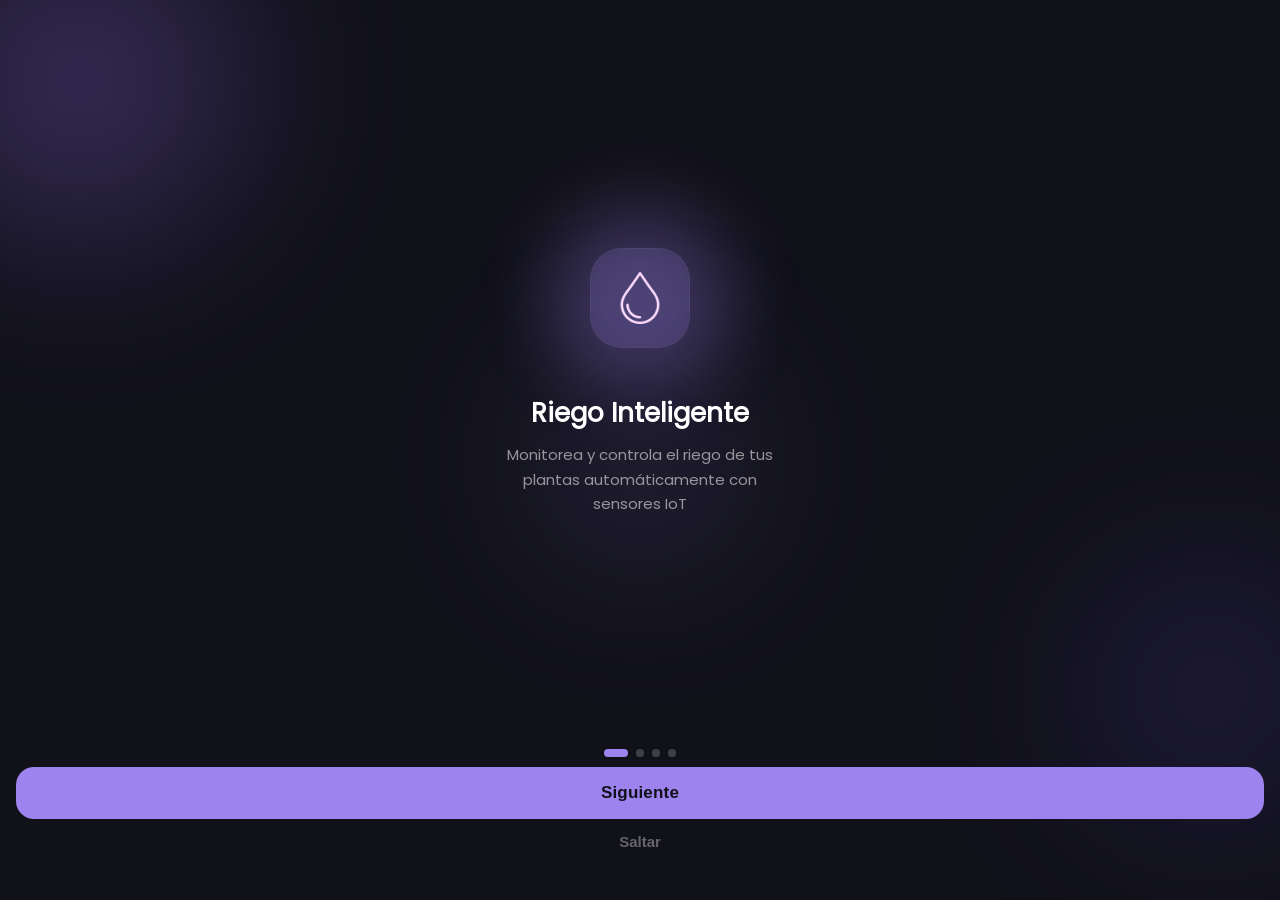
<file: index.html>
<!DOCTYPE html>
<html lang="en">
<head>
    <meta charset="UTF-8">
    <meta name="viewport" content="width=device-width, initial-scale=1.0">
    <link rel="stylesheet" href="style.css">
    <title>Drippie</title>
</head>
<body>
    <!-- BURBUJITAS DEL FONDO -->
    <div class="bg-orbs riego-orbs" id="bgOrbs">
        <div class="orb orb-1"></div>
        <div class="orb orb-2"></div>
        <div class="orb orb-3"></div>
    </div>

    <!-- TODO LO DEMáS -->
    <div id="home-container">
        <!-- EL CARRUSEL -->
        <div class="carousel-track-wrapper">
            <div class="carousel-track" id="track">
                <div class="home-card riego active">
                    <div class="icon-wrapper">
                        <div class="icon-glow"></div>
                        <div class="icon-glass">
                            <img src="media/gota-de-agua.png" alt="Gota de agua" class="icon-agua">
                        </div>
                    </div>

                    <div class="card-text">
                        <h3>Riego Inteligente</h3>
                        <span>Monitorea y controla el riego de tus plantas automáticamente con sensores IoT</span>
                    </div>
                </div>

                <div class="home-card monitoreo">
                    <div class="icon-wrapper">
                        <div class="icon-glow"></div>
                        <div class="icon-glass">
                            <img src="media/velocidad.png" alt="Monitoreo">
                        </div>
                    </div>
                    <div class="card-text">
                        <h3>Monitoreo en Tiempo Real</h3>
                        <span>Sigue la humedad, temperatura y nivel del agua desde cualquier lugar del mundo</span>
                    </div>
                </div>

                <div class="home-card wifi">
                    <div class="icon-wrapper">
                        <div class="icon-glow"></div>
                        <div class="icon-glass">
                            <img src="media/wifi.png" alt="WiFi">
                        </div>
                    </div>
                    <div class="card-text">
                        <h3>Funciona sin conexión</h3>
                        <span>Los dispositivos operan incluso sin Internet, asegurando la salud de tus plantas siempre</span>
                    </div>
                </div>

                <div class="home-card nube">
                    <div class="icon-wrapper">
                        <div class="icon-glow"></div>
                        <div class="icon-glass">
                            <img src="media/cloud.png" alt="Nube">
                        </div>
                    </div>
                    <div class="card-text">
                        <h3>Sincronización en la nube</h3>
                        <span>Accede al historial, acciones y maneja múltiples áreas de cultivo desde la nube</span>
                    </div>
                </div>

            </div>
        </div>

        <!-- LOS PUNTITOS DE ABAJO -->
        <div class="dots" id="dots">
            <div class="dot active"></div>
            <div class="dot"></div>
            <div class="dot"></div>
            <div class="dot"></div>
        </div>

        <div class="home-buttons">
            <button class="btn-next" id="btnNext">Siguiente</button>
            <button class="btn-skip" id="btnSkip">Saltar</button>
        </div>
    </div>


    <script src="script.js"></script>
</body>
</html>
</file>
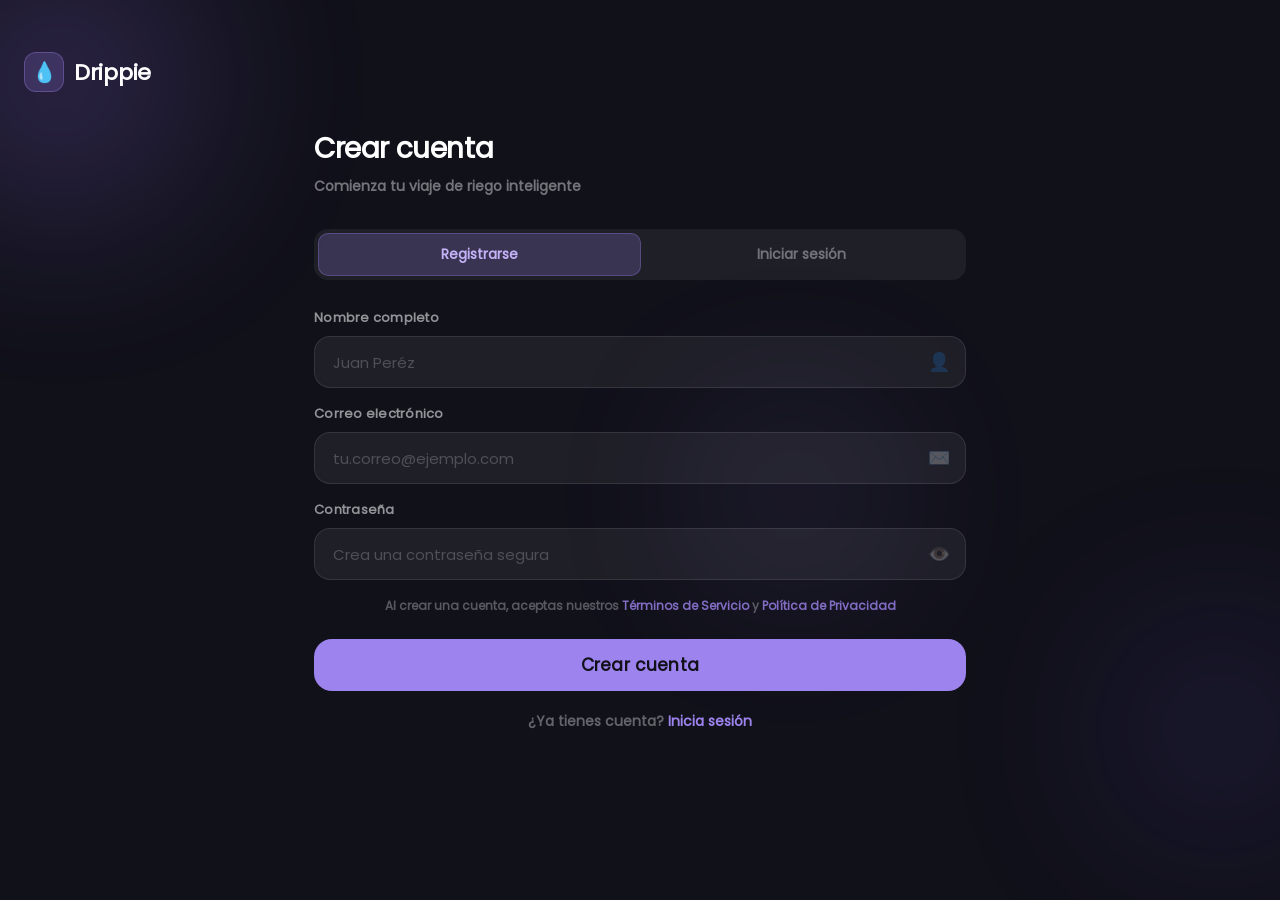
<file: auth/auth.html>
<!DOCTYPE html>
<html lang="es">
<head>
    <meta charset="UTF-8">
    <meta name="viewport" content="width=device-width, initial-scale=1.0">
    <link rel="stylesheet" href="style.css">
    <title>Iniciar Sesión | Drippie</title>
</head>
<body>
    <div class="bg-orbs">
        <div class="orb orb-1"></div>
        <div class="orb orb-2"></div>
        <div class="orb orb-3"></div>
    </div>

    <div class="screen">

        <div class="auth-header">
            <div class="logo-icon">💧</div>
            <span class="logo-name">Drippie</span>
        </div>

        <div class="form-area" id="formArea">

            <h1 class="form-title" id="formTitle">Crear cuenta</h1>
            <p class="form-subtitle" id="formSubtitle">Comienza tu viaje de riego inteligente</p>

            <div class="tabs">
                <button class="tab active" id="tabRegister" onclick="switchTab('register')">Registrarse</button>
                <button class="tab" id="tabLogin" onclick="switchTab('login')">Iniciar sesión</button>
            </div>

            <div class="panel active" id="panelRegister">
                <div class="field">
                    <label>Nombre completo</label>
                    <div class="field-wrap">
                        <input type="text" placeholder="Juan Peréz">
                        <span class="field-icon">👤</span>
                    </div>
                </div>

                <div class="field">
                    <label>Correo electrónico</label>
                    <div class="field-wrap">
                        <input type="email" placeholder="tu.correo@ejemplo.com">
                        <span class="field-icon">✉️</span>
                    </div>
                </div>

                <div class="field">
                    <label>Contraseña</label>
                    <div class="field-wrap">
                        <input type="password" id="regPass" placeholder="Crea una contraseña segura">
                        <span class="field-icon" onclick="togglePass('regPass', this)">👁️</span>
                    </div>
                </div>

                <p class="terms">
                    Al crear una cuenta, aceptas nuestros
                    <a href="#">Términos de Servicio</a> y
                    <a href="#">Política de Privacidad</a>
                </p>

                <button class="btn-primary">Crear cuenta</button>

                <!--
                <div class="divider"><span>o continúa con</span></div>

                <button class="btn-google">
                    <svg class="google-icon" viewBox="0 0 24 24" xmlns="http://www.w3.org/2000/svg">
                        <path d="M22.56 12.25c0-.78-.07-1.53-.2-2.25H12v4.26h5.92c-.26 1.37-1.04 2.53-2.21 3.31v2.77h3.57c2.08-1.92 3.28-4.74 3.28-8.09z" fill="#4285F4"/>
                        <path d="M12 23c2.97 0 5.46-.98 7.28-2.66l-3.57-2.77c-.98.66-2.23 1.06-3.71 1.06-2.86 0-5.29-1.93-6.16-4.53H2.18v2.84C3.99 20.53 7.7 23 12 23z" fill="#34A853"/>
                        <path d="M5.84 14.09c-.22-.66-.35-1.36-.35-2.09s.13-1.43.35-2.09V7.07H2.18C1.43 8.55 1 10.22 1 12s.43 3.45 1.18 4.93l3.66-2.84z" fill="#FBBC05"/>
                        <path d="M12 5.38c1.62 0 3.06.56 4.21 1.64l3.15-3.15C17.45 2.09 14.97 1 12 1 7.7 1 3.99 3.47 2.18 7.07l3.66 2.84c.87-2.6 3.3-4.53 6.16-4.53z" fill="#EA4335"/>
                    </svg>
                    Continuar con Google
                </button> -->

                <p class="switch-link">
                    ¿Ya tienes cuenta?
                    <button onclick="switchTab('login')">Inicia sesión</button>
                </p>
            </div>

            <div class="panel" id="panelLogin">
                <div class="field">
                    <label>Correo electrónico</label>
                    <div class="field-wrap">
                        <input type="email" placeholder="tu.correo@ejemplo.com" id="email">
                        <span class="field-icon">✉️</span>
                    </div>
                </div>
                <div class="field">
                    <label>Contraseña</label>
                    <div class="field-wrap">
                        <input type="password" id="loginPass" placeholder="Tu contraseña">
                        <span class="field-icon" onclick="togglePass('loginPass', this)">👁️</span>
                    </div>
                </div>

                <div class="forgot"><a href="#">¿Olvidaste tu contraseña?</a></div>

                <button class="btn-primary" onclick="login()">Iniciar sesión</button>

                <p class="switch-link">
                    ¿No tienes cuenta?
                    <button onclick="switchTab('register')">Regístrate</button>
                </p>
            </div>

        </div>
    </div>

<script>
    function switchTab(tab) {
        const isRegister = tab === 'register';

        document.getElementById('tabRegister').classList.toggle('active', isRegister);
        document.getElementById('tabLogin').classList.toggle('active', !isRegister);

        document.getElementById('panelRegister').classList.toggle('active', isRegister);
        document.getElementById('panelLogin').classList.toggle('active', !isRegister);

        document.getElementById('formTitle').textContent    = isRegister ? 'Crear cuenta' : 'Bienvenido de nuevo';
        document.getElementById('formSubtitle').textContent = isRegister
            ? 'Comienza tu viaje de riego inteligente'
            : 'Accede a tus cultivos y estadísticas';

        const fa = document.getElementById('formArea');
        fa.style.animation = 'none';
        fa.offsetHeight;
        fa.style.animation = '';
    }

    function togglePass(inputId, icon) {
        const input = document.getElementById(inputId);
        const isPass = input.type === 'password';
        input.type = isPass ? 'text' : 'password';
        icon.style.opacity = isPass ? '0.7' : '0.25';
    }

    function login() {

    const email = document.getElementById("email").value;
    const password = document.getElementById("loginPass").value;

    // USUARIO DE PRUEBAAAAAAAAA
    //
    //
    //
    //
    //
    const validEmail = "com";
    const validPassword = "123";

    if(email === validEmail && password === validPassword) {
        window.location.href = "/dashboard/dashboard.html";
    } else {
        alert("Correo o contraseña incorrectos");
    }
}
</script>
</body>
</html>
</file>
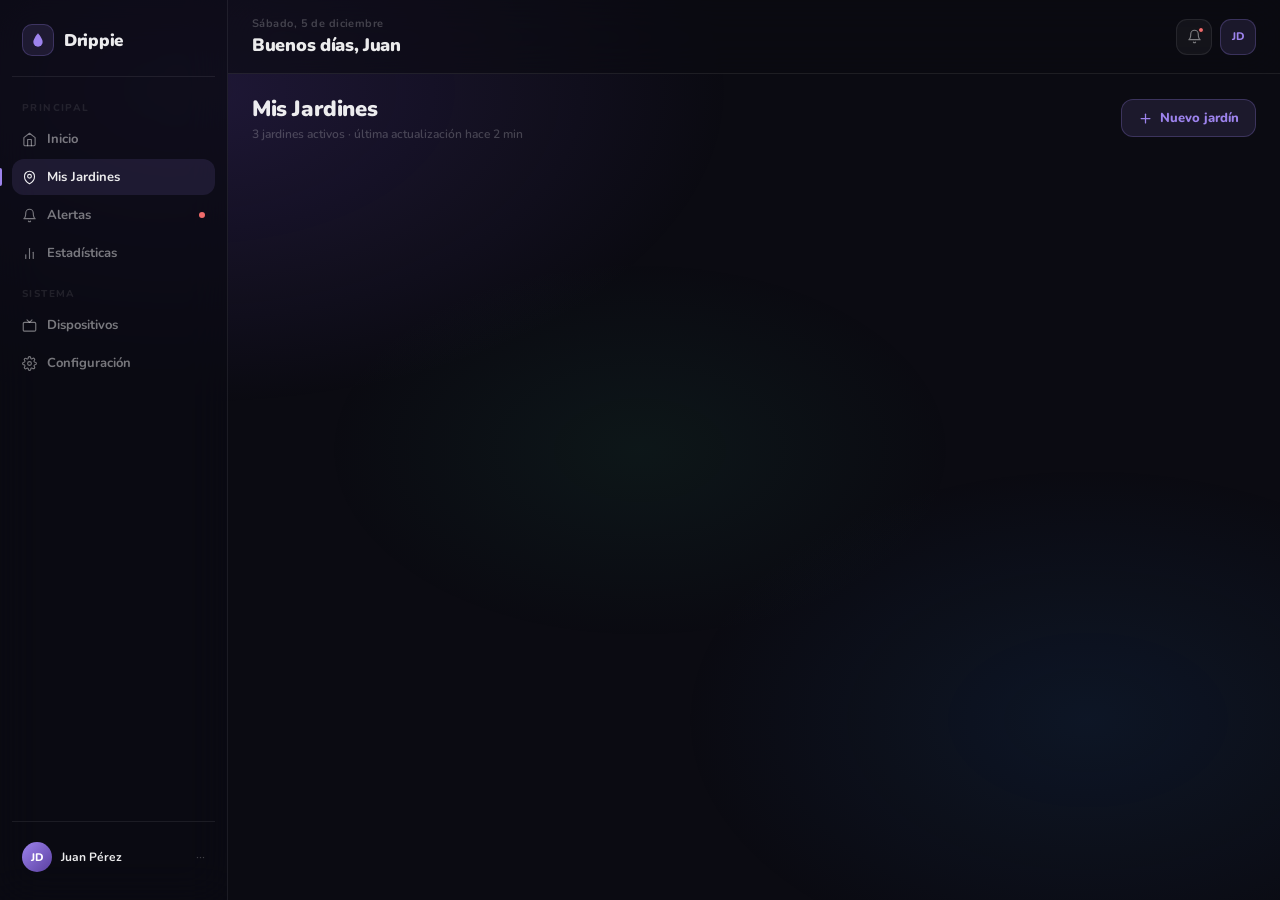
<file: dashboard/agregar_jardin.html>
<!DOCTYPE html>
<html lang="es">
<head>
<meta charset="UTF-8">
<meta name="viewport" content="width=device-width, initial-scale=1.0">
<link rel="stylesheet" href="style.css">
<link rel="stylesheet" href="style/jardines.css">
<title>Drippie – Mis Jardines</title>
</head>
<body>
<div class="bg-mesh"></div>
<div class="overlay" id="overlay" onclick="closeSidebar()"></div>

<div class="app">
<aside class="sidebar" id="sidebar">
    <div class="logo">
        <div class="logo-mark">
            <svg viewBox="0 0 24 24"><path d="M12 2C12 2 5 10 5 15a7 7 0 0014 0C19 10 12 2 12 2z"/></svg>
        </div>
        <span class="logo-name">Drippie</span>
    </div>

    <span class="nav-lbl">Principal</span>
    <button class="nav-item" onclick="window.location.href='dashboard.html'">
        <svg viewBox="0 0 24 24" fill="none" stroke-width="1.8" stroke-linecap="round" stroke-linejoin="round"><path d="M3 9l9-7 9 7v11a2 2 0 01-2 2H5a2 2 0 01-2-2z"/><polyline points="9 22 9 12 15 12 15 22"/></svg>
        Inicio
    </button>
    <button class="nav-item active">
        <svg viewBox="0 0 24 24" fill="none" stroke-width="1.8" stroke-linecap="round" stroke-linejoin="round"><path d="M12 22s-8-4.5-8-11.8A8 8 0 0112 2a8 8 0 018 8.2c0 7.3-8 11.8-8 11.8z"/><circle cx="12" cy="10" r="3"/></svg>
        Mis Jardines
    </button>
    <button class="nav-item" onclick="window.location.href='alertas.html'">
        <svg viewBox="0 0 24 24" fill="none" stroke-width="1.8" stroke-linecap="round" stroke-linejoin="round"><path d="M18 8A6 6 0 006 8c0 7-3 9-3 9h18s-3-2-3-9"/><path d="M13.73 21a2 2 0 01-3.46 0"/></svg>
        Alertas <span class="nav-pip"></span>
    </button>
    <button class="nav-item" onclick="window.location.href='estadisticas.html'">
        <svg viewBox="0 0 24 24" fill="none" stroke-width="1.8" stroke-linecap="round" stroke-linejoin="round"><line x1="18" y1="20" x2="18" y2="10"/><line x1="12" y1="20" x2="12" y2="4"/><line x1="6" y1="20" x2="6" y2="14"/></svg>
        Estadísticas
    </button>
    <span class="nav-lbl">Sistema</span>
    <button class="nav-item" onclick="window.location.href='dispositivos.html'">
        <svg viewBox="0 0 24 24" fill="none" stroke-width="1.8" stroke-linecap="round" stroke-linejoin="round"><rect x="2" y="7" width="20" height="14" rx="2"/><path d="M16 3l-4 4-4-4"/></svg>
        Dispositivos
    </button>
    <button class="nav-item" onclick="window.location.href='configuracion.html'">
        <svg viewBox="0 0 24 24" fill="none" stroke-width="1.8" stroke-linecap="round" stroke-linejoin="round"><circle cx="12" cy="12" r="3"/><path d="M19.4 15a1.65 1.65 0 00.33 1.82l.06.06a2 2 0 010 2.83 2 2 0 01-2.83 0l-.06-.06a1.65 1.65 0 00-1.82-.33 1.65 1.65 0 00-1 1.51V21a2 2 0 01-4 0v-.09A1.65 1.65 0 009 19.4a1.65 1.65 0 00-1.82.33l-.06.06a2 2 0 01-2.83-2.83l.06-.06A1.65 1.65 0 004.68 15a1.65 1.65 0 00-1.51-1H3a2 2 0 010-4h.09A1.65 1.65 0 004.6 9a1.65 1.65 0 00-.33-1.82l-.06-.06a2 2 0 012.83-2.83l.06.06A1.65 1.65 0 009 4.68a1.65 1.65 0 001-1.51V3a2 2 0 014 0v.09a1.65 1.65 0 001 1.51 1.65 1.65 0 001.82-.33l.06-.06a2 2 0 012.83 2.83l-.06.06A1.65 1.65 0 0019.4 9a1.65 1.65 0 001.51 1H21a2 2 0 010 4h-.09a1.65 1.65 0 00-1.51 1z"/></svg>
        Configuración
    </button>
    <div class="sidebar-foot">
        <div class="user-row">
            <div class="avatar">JD</div>
            <div class="user-meta"><div class="u-name">Juan Pérez</div></div>
            <span style="font-size:13px;color:var(--t3);">···</span>
        </div>
    </div>
</aside>

<div class="main">
    <header class="topbar">
        <button class="hamburger" onclick="toggleSidebar()"><span></span><span></span><span></span></button>
        <div class="tb-left">
            <div class="tb-eyebrow" id="topDate"></div>
            <div class="tb-title" id="topGreet"></div>
        </div>
        <div class="tb-right">
            <div class="icon-btn">
                <svg viewBox="0 0 24 24" fill="none" stroke-width="1.8" stroke-linecap="round" stroke-linejoin="round"><path d="M18 8A6 6 0 006 8c0 7-3 9-3 9h18s-3-2-3-9"/><path d="M13.73 21a2 2 0 01-3.46 0"/></svg>
                <div class="n-pip"></div>
            </div>
            <div class="icon-btn" style="background:var(--as);border-color:var(--ab);font-size:11px;font-weight:800;color:var(--accent);">JD</div>
        </div>
    </header>

    <div class="content">

        <!-- HEADER -->
        <div class="jardines-header">
            <div class="jardines-header-left">
                <h2>Mis Jardines</h2>
                <p id="jardines-count">3 jardines activos · última actualización hace 2 min</p>
            </div>
            <button class="btn-add">
                <svg viewBox="0 0 24 24" fill="none" stroke-width="2" stroke-linecap="round" stroke-linejoin="round"><line x1="12" y1="5" x2="12" y2="19"/><line x1="5" y1="12" x2="19" y2="12"/></svg>
                Nuevo jardín
            </button>
        </div>

        
    </div>
</div>
</div>

<nav class="bottom-nav">
    <div class="bnav">
        <button class="bi" onclick="window.location.href='dashboard.html'">
            <svg viewBox="0 0 24 24" fill="none" stroke-width="1.8" stroke-linecap="round" stroke-linejoin="round"><path d="M3 9l9-7 9 7v11a2 2 0 01-2 2H5a2 2 0 01-2-2z"/><polyline points="9 22 9 12 15 12 15 22"/></svg>
            Inicio
        </button>
        <button class="bi active">
            <svg viewBox="0 0 24 24" fill="none" stroke-width="1.8" stroke-linecap="round" stroke-linejoin="round"><path d="M12 22s-8-4.5-8-11.8A8 8 0 0112 2a8 8 0 018 8.2c0 7.3-8 11.8-8 11.8z"/><circle cx="12" cy="10" r="3"/></svg>
            Jardines
        </button>
        <button class="bi" style="position:relative;" onclick="window.location.href='alertas.html'">
            <svg viewBox="0 0 24 24" fill="none" stroke-width="1.8" stroke-linecap="round" stroke-linejoin="round"><path d="M18 8A6 6 0 006 8c0 7-3 9-3 9h18s-3-2-3-9"/><path d="M13.73 21a2 2 0 01-3.46 0"/></svg>
            <span class="b-pip"></span>
            Alertas
        </button>
        <button class="bi">
            <svg viewBox="0 0 24 24" fill="none" stroke-width="1.8" stroke-linecap="round" stroke-linejoin="round"><path d="M20 21v-2a4 4 0 00-4-4H8a4 4 0 00-4 4v2"/><circle cx="12" cy="7" r="4"/></svg>
            Perfil
        </button>
    </div>
</nav>

<script src="script.js"></script>
<script src="script/jardines.js"></script>
</body>
</html>
</file>
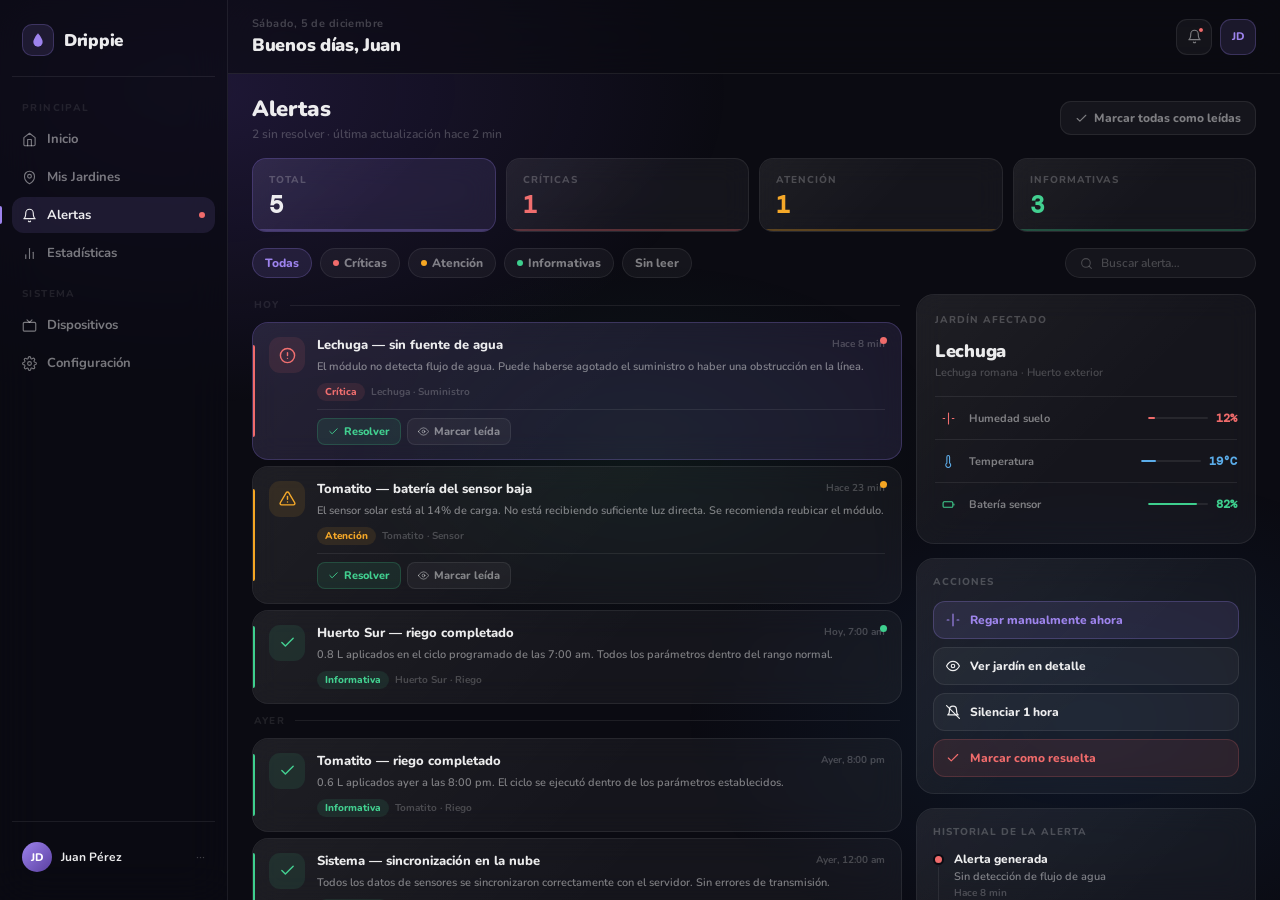
<file: dashboard/alertas.html>
<!DOCTYPE html>
<html lang="es">
<head>
<meta charset="UTF-8">
<meta name="viewport" content="width=device-width, initial-scale=1.0">
<link rel="stylesheet" href="style.css">
<title>Drippie – Alertas</title>
<style>
/* ── EXCLUSIVO ALERTAS ── */

.content { padding: 20px 24px 28px; display: flex; flex-direction: column; gap: 16px; }

/* ── HEADER ── */
.alertas-header {
    display: flex; align-items: center; justify-content: space-between; gap: 14px; flex-wrap: wrap;
}
.alertas-header-left h2 { font-size: 22px; font-weight: 900; letter-spacing: -.4px; }
.alertas-header-left p { font-size: 12px; color: var(--t3); font-weight: 600; margin-top: 2px; }

.header-actions { display: flex; gap: 8px; align-items: center; }
.btn-marcar {
    display: flex; align-items: center; gap: 6px;
    padding: 8px 14px; border-radius: 11px;
    background: var(--glass); border: 1px solid var(--gb);
    color: var(--t2); font-size: 12px; font-weight: 800;
    cursor: pointer; transition: all .2s; font-family: 'Nunito', sans-serif;
}
.btn-marcar:hover { background: var(--glass-h); color: var(--t1); }
.btn-marcar svg { width: 13px; height: 13px; stroke: currentColor; }

/* ── RESUMEN PILLS ── */
.resumen-row {
    display: grid; grid-template-columns: repeat(4, 1fr); gap: 10px;
}
.resumen-pill {
    background: var(--glass); border: 1px solid var(--gb);
    border-radius: 14px; padding: 14px 16px;
    backdrop-filter: blur(14px); -webkit-backdrop-filter: blur(14px);
    position: relative; overflow: hidden; transition: border-color .2s; cursor: pointer;
}
.resumen-pill::before { content:''; position:absolute; inset:0; border-radius:14px; background:linear-gradient(135deg,rgba(255,255,255,.04) 0%,transparent 55%); pointer-events:none; }
.resumen-pill:hover { border-color: var(--gb-h); }
.resumen-pill.active-filter { border-color: var(--ab); background: var(--as); }
.rp-label { font-size: 10px; font-weight: 800; color: var(--t3); letter-spacing: .1em; text-transform: uppercase; margin-bottom: 6px; }
.rp-value { font-size: 24px; font-weight: 900; font-family: 'DM Mono', monospace; line-height: 1; }
.rp-bar { position: absolute; bottom: 0; left: 0; right: 0; height: 2px; border-radius: 0 0 14px 14px; }

/* ── FILTROS ── */
.filtros-row {
    display: flex; align-items: center; gap: 8px; flex-wrap: wrap;
}
.filtro-chip {
    display: flex; align-items: center; gap: 5px;
    padding: 6px 12px; border-radius: 50px;
    background: var(--glass); border: 1px solid var(--gb);
    font-size: 12px; font-weight: 800; color: var(--t2);
    cursor: pointer; transition: all .2s; font-family: 'Nunito', sans-serif;
    white-space: nowrap;
}
.filtro-chip:hover { background: var(--glass-h); color: var(--t1); }
.filtro-chip.active { background: var(--as); border-color: var(--ab); color: var(--accent); }
.filtro-chip.crit-chip.active { background: var(--rs); border-color: rgba(240,107,107,.3); color: var(--red); }
.filtro-chip.warn-chip.active { background: var(--ams); border-color: rgba(245,166,35,.3); color: var(--amber); }
.filtro-chip.ok-chip.active   { background: var(--gs); border-color: rgba(62,207,142,.3); color: var(--green); }
.chip-dot { width: 6px; height: 6px; border-radius: 50%; background: currentColor; }

.filtros-sep { flex: 1; }
.search-wrap {
    display: flex; align-items: center; gap: 8px;
    background: var(--glass); border: 1px solid var(--gb);
    border-radius: 50px; padding: 6px 14px;
    transition: border-color .2s;
}
.search-wrap:focus-within { border-color: var(--ab); }
.search-wrap svg { width: 13px; height: 13px; stroke: var(--t3); flex-shrink: 0; }
.search-input {
    background: none; border: none; outline: none;
    color: var(--t1); font-size: 12px; font-weight: 600;
    font-family: 'Nunito', sans-serif; width: 140px;
}
.search-input::placeholder { color: var(--t3); }

/* ── LAYOUT ALERTAS + DETALLE ── */
.alertas-layout {
    display: grid; grid-template-columns: 1fr 340px; gap: 14px; align-items: start;
}

/* ── LISTA DE ALERTAS ── */
.alertas-list { display: flex; flex-direction: column; gap: 6px; }

.alerta-card {
    background: var(--glass); border: 1px solid var(--gb);
    border-radius: 16px; padding: 14px 16px;
    display: flex; align-items: flex-start; gap: 12px;
    cursor: pointer; transition: all .22s;
    backdrop-filter: blur(14px); -webkit-backdrop-filter: blur(14px);
    position: relative; overflow: hidden;
    animation: fadeUp .3s ease both;
}
.alerta-card::before { content:''; position:absolute; inset:0; border-radius:16px; background:linear-gradient(135deg,rgba(255,255,255,.04) 0%,transparent 55%); pointer-events:none; }
.alerta-card:hover { border-color: var(--gb-h); background: var(--glass-h); }
.alerta-card.active { border-color: var(--ab); background: var(--as); }
.alerta-card.leida { opacity: .5; }
.alerta-card.leida:hover { opacity: .8; }

/* franja de color izquierda */
.ac-stripe {
    position: absolute; left: 0; top: 16%; bottom: 16%;
    width: 2px; border-radius: 0 2px 2px 0;
}

.ac-icon {
    width: 36px; height: 36px; border-radius: 11px; flex-shrink: 0;
    display: flex; align-items: center; justify-content: center;
}
.ac-icon svg { width: 17px; height: 17px; }

.ac-body { flex: 1; min-width: 0; }
.ac-top { display: flex; align-items: flex-start; justify-content: space-between; gap: 8px; margin-bottom: 4px; }
.ac-title { font-size: 13px; font-weight: 800; color: var(--t1); line-height: 1.3; }
.ac-time { font-size: 10px; color: var(--t3); font-weight: 700; white-space: nowrap; flex-shrink: 0; }
.ac-desc { font-size: 11px; color: var(--t2); line-height: 1.55; font-weight: 600; margin-bottom: 8px; }
.ac-footer { display: flex; align-items: center; gap: 6px; flex-wrap: wrap; }
.ac-tag {
    font-size: 10px; font-weight: 800; padding: 2px 8px; border-radius: 50px;
}
.ac-jardín { font-size: 10px; color: var(--t3); font-weight: 700; }
.ac-unread {
    position: absolute; top: 14px; right: 14px;
    width: 7px; height: 7px; border-radius: 50%;
}

/* acciones rápidas en hover */
.ac-actions {
    display: flex; gap: 6px; margin-top: 8px; padding-top: 8px;
    border-top: 1px solid var(--gb);
}
.ac-btn {
    display: flex; align-items: center; gap: 5px;
    padding: 5px 10px; border-radius: 8px;
    background: var(--glass); border: 1px solid var(--gb);
    font-size: 11px; font-weight: 800; color: var(--t2);
    cursor: pointer; transition: all .18s; font-family: 'Nunito', sans-serif;
}
.ac-btn:hover { background: var(--glass-h); color: var(--t1); }
.ac-btn.resolve { color: var(--green); border-color: rgba(62,207,142,.2); background: var(--gs); }
.ac-btn.resolve:hover { background: rgba(62,207,142,.2); }
.ac-btn svg { width: 11px; height: 11px; stroke: currentColor; }

/* separador de fecha */
.date-sep {
    font-size: 10px; font-weight: 800; color: var(--t4);
    letter-spacing: .12em; text-transform: uppercase;
    padding: 4px 2px; display: flex; align-items: center; gap: 10px;
}
.date-sep::after { content:''; flex:1; height:1px; background:var(--gb); }

/* ── PANEL LATERAL DETALLE ── */
.alertas-side { display: flex; flex-direction: column; gap: 14px; }

/* RESUMEN JARDÍN AFECTADO */
.side-jardin-card {
    background: var(--glass); border: 1px solid var(--gb);
    border-radius: var(--r); padding: 18px;
    backdrop-filter: blur(14px); -webkit-backdrop-filter: blur(14px);
    position: relative; overflow: hidden;
}
.side-jardin-card::before { content:''; position:absolute; inset:0; border-radius:var(--r); background:linear-gradient(135deg,rgba(255,255,255,.04) 0%,transparent 55%); pointer-events:none; }
.sj-label { font-size: 10px; font-weight: 800; color: var(--t3); letter-spacing: .1em; text-transform: uppercase; margin-bottom: 12px; }
.sj-name { font-size: 18px; font-weight: 900; letter-spacing: -.3px; margin-bottom: 2px; }
.sj-sub { font-size: 11px; color: var(--t3); font-weight: 600; margin-bottom: 16px; }
.sj-sensor-row { display: flex; align-items: center; gap: 8px; padding: 8px 0; border-top: 1px solid var(--gb); }
.sj-sensor-row:first-of-type { border-top: none; margin-top: 0; }
.sj-sensor-icon { width: 26px; height: 26px; border-radius: 8px; display: flex; align-items: center; justify-content: center; flex-shrink: 0; }
.sj-sensor-icon svg { width: 13px; height: 13px; }
.sj-sensor-label { font-size: 11px; color: var(--t2); font-weight: 700; flex: 1; }
.sj-sensor-val { font-size: 12px; font-weight: 900; font-family: 'DM Mono', monospace; }
.sj-mini-track { flex: 1; max-width: 60px; height: 2px; background: var(--gb); border-radius: 1px; overflow: hidden; }
.sj-mini-fill { height: 100%; border-radius: 1px; }

/* ACCIONES DEL LADO */
.side-actions-card {
    background: var(--glass); border: 1px solid var(--gb);
    border-radius: var(--r); padding: 16px;
    backdrop-filter: blur(14px); -webkit-backdrop-filter: blur(14px);
    position: relative; overflow: hidden;
    display: flex; flex-direction: column; gap: 8px;
}
.side-actions-card::before { content:''; position:absolute; inset:0; border-radius:var(--r); background:linear-gradient(135deg,rgba(255,255,255,.04) 0%,transparent 55%); pointer-events:none; }
.sa-label { font-size: 10px; font-weight: 800; color: var(--t3); letter-spacing: .1em; text-transform: uppercase; margin-bottom: 4px; }
.sa-btn {
    display: flex; align-items: center; gap: 10px;
    padding: 10px 12px; border-radius: 12px;
    border: 1px solid var(--gb); background: var(--glass);
    color: var(--t1); font-size: 12px; font-weight: 800;
    cursor: pointer; transition: all .18s; width: 100%; text-align: left;
    font-family: 'Nunito', sans-serif;
}
.sa-btn:hover { background: var(--glass-h); border-color: var(--gb-h); }
.sa-btn.primary { background: var(--as); border-color: var(--ab); color: var(--accent); }
.sa-btn.primary:hover { background: rgba(157,131,237,.2); }
.sa-btn.danger { background: var(--rs); border-color: rgba(240,107,107,.2); color: var(--red); }
.sa-btn svg { width: 14px; height: 14px; stroke: currentColor; flex-shrink: 0; }

/* Historial timeline */
.side-timeline { background: var(--glass); border: 1px solid var(--gb); border-radius: var(--r); padding: 16px; backdrop-filter: blur(14px); -webkit-backdrop-filter: blur(14px); position: relative; overflow: hidden; }
.side-timeline::before { content:''; position:absolute; inset:0; border-radius:var(--r); background:linear-gradient(135deg,rgba(255,255,255,.04) 0%,transparent 55%); pointer-events:none; }
.tl-label { font-size: 10px; font-weight: 800; color: var(--t3); letter-spacing: .1em; text-transform: uppercase; margin-bottom: 12px; }
.tl-item { display: flex; gap: 10px; padding-bottom: 12px; position: relative; }
.tl-item:last-child { padding-bottom: 0; }
.tl-item::before { content:''; position:absolute; left: 5px; top: 16px; bottom: 0; width: 1px; background: var(--gb); }
.tl-item:last-child::before { display: none; }
.tl-dot { width: 11px; height: 11px; border-radius: 50%; border: 2px solid var(--bg); flex-shrink: 0; margin-top: 3px; position: relative; z-index: 1; }
.tl-body { flex: 1; }
.tl-title { font-size: 12px; font-weight: 800; color: var(--t1); margin-bottom: 2px; }
.tl-sub { font-size: 11px; color: var(--t2); font-weight: 600; }
.tl-time { font-size: 10px; color: var(--t3); font-weight: 700; margin-top: 2px; }

/* EMPTY STATE */
.empty-state {
    text-align: center; padding: 48px 24px;
    color: var(--t3); display: none; flex-direction: column; align-items: center; gap: 12px;
}
.empty-state svg { width: 40px; height: 40px; stroke: var(--t4); }
.empty-state p { font-size: 13px; font-weight: 700; }

@keyframes fadeUp { from{opacity:0;transform:translateY(8px);} to{opacity:1;transform:translateY(0);} }

/* ── RESPONSIVE ── */
@media(max-width:1100px) {
    .alertas-layout { grid-template-columns: 1fr; }
    .alertas-side { display: none; }
}
@media(max-width:680px) {
    .content { padding: 14px 16px; padding-bottom: 88px; }
    .resumen-row { grid-template-columns: 1fr 1fr; }
    .filtros-sep { display: none; }
    .search-wrap { display: none; }
}
</style>
</head>
<body>
<div class="bg-mesh"></div>
<div class="overlay" id="overlay" onclick="closeSidebar()"></div>

<div class="app">
<aside class="sidebar" id="sidebar">
    <div class="logo">
        <div class="logo-mark">
            <svg viewBox="0 0 24 24"><path d="M12 2C12 2 5 10 5 15a7 7 0 0014 0C19 10 12 2 12 2z"/></svg>
        </div>
        <span class="logo-name">Drippie</span>
    </div>
    <span class="nav-lbl">Principal</span>
    <button class="nav-item" onclick="window.location.href='dashboard.html'">
        <svg viewBox="0 0 24 24" fill="none" stroke-width="1.8" stroke-linecap="round" stroke-linejoin="round"><path d="M3 9l9-7 9 7v11a2 2 0 01-2 2H5a2 2 0 01-2-2z"/><polyline points="9 22 9 12 15 12 15 22"/></svg>
        Inicio
    </button>
    <button class="nav-item" onclick="window.location.href='jardines.html'">
        <svg viewBox="0 0 24 24" fill="none" stroke-width="1.8" stroke-linecap="round" stroke-linejoin="round"><path d="M12 22s-8-4.5-8-11.8A8 8 0 0112 2a8 8 0 018 8.2c0 7.3-8 11.8-8 11.8z"/><circle cx="12" cy="10" r="3"/></svg>
        Mis Jardines
    </button>
    <button class="nav-item active">
        <svg viewBox="0 0 24 24" fill="none" stroke-width="1.8" stroke-linecap="round" stroke-linejoin="round"><path d="M18 8A6 6 0 006 8c0 7-3 9-3 9h18s-3-2-3-9"/><path d="M13.73 21a2 2 0 01-3.46 0"/></svg>
        Alertas <span class="nav-pip"></span>
    </button>
    <button class="nav-item" onclick="window.location.href='estadisticas.html'">
        <svg viewBox="0 0 24 24" fill="none" stroke-width="1.8" stroke-linecap="round" stroke-linejoin="round"><line x1="18" y1="20" x2="18" y2="10"/><line x1="12" y1="20" x2="12" y2="4"/><line x1="6" y1="20" x2="6" y2="14"/></svg>
        Estadísticas
    </button>
    <span class="nav-lbl">Sistema</span>
    <button class="nav-item" onclick="window.location.href='dispositivos.html'">
        <svg viewBox="0 0 24 24" fill="none" stroke-width="1.8" stroke-linecap="round" stroke-linejoin="round"><rect x="2" y="7" width="20" height="14" rx="2"/><path d="M16 3l-4 4-4-4"/></svg>
        Dispositivos
    </button>
    <button class="nav-item" onclick="window.location.href='configuracion.html'">
        <svg viewBox="0 0 24 24" fill="none" stroke-width="1.8" stroke-linecap="round" stroke-linejoin="round"><circle cx="12" cy="12" r="3"/><path d="M19.4 15a1.65 1.65 0 00.33 1.82l.06.06a2 2 0 010 2.83 2 2 0 01-2.83 0l-.06-.06a1.65 1.65 0 00-1.82-.33 1.65 1.65 0 00-1 1.51V21a2 2 0 01-4 0v-.09A1.65 1.65 0 009 19.4a1.65 1.65 0 00-1.82.33l-.06.06a2 2 0 01-2.83-2.83l.06-.06A1.65 1.65 0 004.68 15a1.65 1.65 0 00-1.51-1H3a2 2 0 010-4h.09A1.65 1.65 0 004.6 9a1.65 1.65 0 00-.33-1.82l-.06-.06a2 2 0 012.83-2.83l.06.06A1.65 1.65 0 009 4.68a1.65 1.65 0 001-1.51V3a2 2 0 014 0v.09a1.65 1.65 0 001 1.51 1.65 1.65 0 001.82-.33l.06-.06a2 2 0 012.83 2.83l-.06.06A1.65 1.65 0 0019.4 9a1.65 1.65 0 001.51 1H21a2 2 0 010 4h-.09a1.65 1.65 0 00-1.51 1z"/></svg>
        Configuración
    </button>
    <div class="sidebar-foot">
        <div class="user-row">
            <div class="avatar">JD</div>
            <div class="user-meta"><div class="u-name">Juan Pérez</div></div>
            <span style="font-size:13px;color:var(--t3);">···</span>
        </div>
    </div>
</aside>

<div class="main">
    <header class="topbar">
        <button class="hamburger" onclick="toggleSidebar()"><span></span><span></span><span></span></button>
        <div class="tb-left">
            <div class="tb-eyebrow" id="topDate"></div>
            <div class="tb-title" id="topGreet"></div>
        </div>
        <div class="tb-right">
            <div class="icon-btn">
                <svg viewBox="0 0 24 24" fill="none" stroke-width="1.8" stroke-linecap="round" stroke-linejoin="round"><path d="M18 8A6 6 0 006 8c0 7-3 9-3 9h18s-3-2-3-9"/><path d="M13.73 21a2 2 0 01-3.46 0"/></svg>
                <div class="n-pip"></div>
            </div>
            <div class="icon-btn" style="background:var(--as);border-color:var(--ab);font-size:11px;font-weight:800;color:var(--accent);">JD</div>
        </div>
    </header>

    <div class="content">

        <!-- HEADER -->
        <div class="alertas-header">
            <div class="alertas-header-left">
                <h2>Alertas</h2>
                <p id="alertas-sub">2 sin resolver · última actualización hace 2 min</p>
            </div>
            <div class="header-actions">
                <button class="btn-marcar" onclick="marcarTodasLeidas()">
                    <svg viewBox="0 0 24 24" fill="none" stroke-width="2" stroke-linecap="round" stroke-linejoin="round"><polyline points="20 6 9 17 4 12"/></svg>
                    Marcar todas como leídas
                </button>
            </div>
        </div>

        <!-- RESUMEN PILLS -->
        <div class="resumen-row">
            <div class="resumen-pill active-filter" id="pill-todas" onclick="filtrar('todas')">
                <div class="rp-label">Total</div>
                <div class="rp-value" style="color:var(--t1)" id="cnt-todas">5</div>
                <div class="rp-bar" style="background:var(--accent);opacity:.3;"></div>
            </div>
            <div class="resumen-pill" id="pill-crit" onclick="filtrar('crit')">
                <div class="rp-label">Críticas</div>
                <div class="rp-value" style="color:var(--red)" id="cnt-crit">1</div>
                <div class="rp-bar" style="background:var(--red);opacity:.3;"></div>
            </div>
            <div class="resumen-pill" id="pill-warn" onclick="filtrar('warn')">
                <div class="rp-label">Atención</div>
                <div class="rp-value" style="color:var(--amber)" id="cnt-warn">1</div>
                <div class="rp-bar" style="background:var(--amber);opacity:.3;"></div>
            </div>
            <div class="resumen-pill" id="pill-ok" onclick="filtrar('ok')">
                <div class="rp-label">Informativas</div>
                <div class="rp-value" style="color:var(--green)" id="cnt-ok">3</div>
                <div class="rp-bar" style="background:var(--green);opacity:.3;"></div>
            </div>
        </div>

        <!-- FILTROS + BÚSQUEDA -->
        <div class="filtros-row">
            <button class="filtro-chip active" id="chip-todas" onclick="filtrarChip('todas')">Todas</button>
            <button class="filtro-chip crit-chip" id="chip-crit" onclick="filtrarChip('crit')"><span class="chip-dot" style="color:var(--red)"></span>Críticas</button>
            <button class="filtro-chip warn-chip" id="chip-warn" onclick="filtrarChip('warn')"><span class="chip-dot" style="color:var(--amber)"></span>Atención</button>
            <button class="filtro-chip ok-chip" id="chip-ok" onclick="filtrarChip('ok')"><span class="chip-dot" style="color:var(--green)"></span>Informativas</button>
            <button class="filtro-chip" id="chip-noleidas" onclick="filtrarChip('noleidas')">Sin leer</button>
            <div class="filtros-sep"></div>
            <div class="search-wrap">
                <svg viewBox="0 0 24 24" fill="none" stroke-width="2" stroke-linecap="round" stroke-linejoin="round"><circle cx="11" cy="11" r="8"/><line x1="21" y1="21" x2="16.65" y2="16.65"/></svg>
                <input class="search-input" placeholder="Buscar alerta…" id="searchInput" oninput="buscar(this.value)">
            </div>
        </div>

        <!-- LAYOUT LISTA + SIDE -->
        <div class="alertas-layout">

            <!-- LISTA -->
            <div>
                <div class="alertas-list" id="alertasList"></div>
                <div class="empty-state" id="emptyState">
                    <svg viewBox="0 0 24 24" fill="none" stroke-width="1.5" stroke-linecap="round" stroke-linejoin="round"><path d="M18 8A6 6 0 006 8c0 7-3 9-3 9h18s-3-2-3-9"/><path d="M13.73 21a2 2 0 01-3.46 0"/></svg>
                    <p>No hay alertas que mostrar</p>
                </div>
            </div>

            <!-- SIDEBAR DETALLE -->
            <div class="alertas-side" id="alertasSide">
                <div class="side-jardin-card" id="sideJardinCard"></div>
                <div class="side-actions-card" id="sideActionsCard"></div>
                <div class="side-timeline" id="sideTimeline"></div>
            </div>

        </div>
    </div>
</div>
</div>

<nav class="bottom-nav">
    <div class="bnav">
        <button class="bi" onclick="window.location.href='dashboard.html'">
            <svg viewBox="0 0 24 24" fill="none" stroke-width="1.8" stroke-linecap="round" stroke-linejoin="round"><path d="M3 9l9-7 9 7v11a2 2 0 01-2 2H5a2 2 0 01-2-2z"/><polyline points="9 22 9 12 15 12 15 22"/></svg>
            Inicio
        </button>
        <button class="bi" onclick="window.location.href='jardines.html'">
            <svg viewBox="0 0 24 24" fill="none" stroke-width="1.8" stroke-linecap="round" stroke-linejoin="round"><path d="M12 22s-8-4.5-8-11.8A8 8 0 0112 2a8 8 0 018 8.2c0 7.3-8 11.8-8 11.8z"/><circle cx="12" cy="10" r="3"/></svg>
            Jardines
        </button>
        <button class="bi active" style="position:relative;">
            <svg viewBox="0 0 24 24" fill="none" stroke-width="1.8" stroke-linecap="round" stroke-linejoin="round"><path d="M18 8A6 6 0 006 8c0 7-3 9-3 9h18s-3-2-3-9"/><path d="M13.73 21a2 2 0 01-3.46 0"/></svg>
            <span class="b-pip"></span>
            Alertas
        </button>
        <button class="bi">
            <svg viewBox="0 0 24 24" fill="none" stroke-width="1.8" stroke-linecap="round" stroke-linejoin="round"><path d="M20 21v-2a4 4 0 00-4-4H8a4 4 0 00-4 4v2"/><circle cx="12" cy="7" r="4"/></svg>
            Perfil
        </button>
    </div>
</nav>

<script src="script.js"></script>
<script>
/* ══════════════════════════════════
   DATOS
══════════════════════════════════ */
const alertas = [
    {
        id: 0, tipo: 'crit', leida: false,
        titulo: 'Lechuga — sin fuente de agua',
        desc: 'El módulo no detecta flujo de agua. Puede haberse agotado el suministro o haber una obstrucción en la línea.',
        jardin: 'Lechuga', jardinSub: 'Lechuga romana · Huerto exterior',
        tiempo: 'Hace 8 min', fecha: 'hoy',
        categoria: 'Suministro',
        sensores: [
            { icon: 'agua', label: 'Humedad suelo', val: '12%', color: 'var(--red)', pct: 12 },
            { icon: 'temp', label: 'Temperatura', val: '19°C', color: 'var(--blue)', pct: 25 },
            { icon: 'bat', label: 'Batería sensor', val: '82%', color: 'var(--green)', pct: 82 },
        ],
        acciones: [
            { label: 'Regar manualmente ahora', icon: 'riego', primary: true },
            { label: 'Ver jardín en detalle', icon: 'ver', primary: false },
            { label: 'Silenciar 1 hora', icon: 'silenciar', primary: false },
        ],
        timeline: [
            { title: 'Alerta generada', sub: 'Sin detección de flujo de agua', time: 'Hace 8 min', color: 'var(--red)' },
            { title: 'Último riego exitoso', sub: '1.2 L aplicados correctamente', time: 'Ayer, 7:00 am', color: 'var(--green)' },
            { title: 'Sensor conectado', sub: 'Módulo IoT vinculado al jardín', time: 'Hace 12 días', color: 'var(--accent)' },
        ]
    },
    {
        id: 1, tipo: 'warn', leida: false,
        titulo: 'Tomatito — batería del sensor baja',
        desc: 'El sensor solar está al 14% de carga. No está recibiendo suficiente luz directa. Se recomienda reubicar el módulo.',
        jardin: 'Tomatito', jardinSub: 'Tomate Cherry · Maceta interior',
        tiempo: 'Hace 23 min', fecha: 'hoy',
        categoria: 'Sensor',
        sensores: [
            { icon: 'bat', label: 'Batería sensor', val: '14%', color: 'var(--amber)', pct: 14 },
            { icon: 'luz', label: 'Luz recibida', val: '14 klux', color: 'var(--amber)', pct: 14 },
            { icon: 'agua', label: 'Humedad suelo', val: '78%', color: 'var(--blue)', pct: 78 },
        ],
        acciones: [
            { label: 'Ver recomendación de ubicación', icon: 'ver', primary: true },
            { label: 'Silenciar esta alerta', icon: 'silenciar', primary: false },
            { label: 'Marcar como revisada', icon: 'check', primary: false },
        ],
        timeline: [
            { title: 'Alerta de batería', sub: 'Nivel bajó al 14%', time: 'Hace 23 min', color: 'var(--amber)' },
            { title: 'Aviso previo', sub: 'Batería al 30% — primer aviso', time: 'Hace 2 días', color: 'var(--amber)' },
            { title: 'Carga completa', sub: 'Batería al 100% tras reubicación', time: 'Hace 5 días', color: 'var(--green)' },
        ]
    },
    {
        id: 2, tipo: 'ok', leida: false,
        titulo: 'Huerto Sur — riego completado',
        desc: '0.8 L aplicados en el ciclo programado de las 7:00 am. Todos los parámetros dentro del rango normal.',
        jardin: 'Huerto Sur', jardinSub: 'Chile jalapeño · Exterior',
        tiempo: 'Hoy, 7:00 am', fecha: 'hoy',
        categoria: 'Riego',
        sensores: [
            { icon: 'agua', label: 'Humedad suelo', val: '61%', color: 'var(--blue)', pct: 61 },
            { icon: 'temp', label: 'Temperatura', val: '25°C', color: 'var(--amber)', pct: 58 },
            { icon: 'bat', label: 'Batería sensor', val: '98%', color: 'var(--green)', pct: 98 },
        ],
        acciones: [
            { label: 'Ver historial de riego', icon: 'ver', primary: true },
            { label: 'Ajustar horario', icon: 'config', primary: false },
        ],
        timeline: [
            { title: 'Riego completado', sub: '0.8 L aplicados sin incidencias', time: 'Hoy, 7:00 am', color: 'var(--green)' },
            { title: 'Ciclo iniciado', sub: 'Riego automático programado', time: 'Hoy, 6:58 am', color: 'var(--accent)' },
            { title: 'Riego previo', sub: '0.8 L — sin incidencias', time: 'Ayer, 7:00 am', color: 'var(--green)' },
        ]
    },
    {
        id: 3, tipo: 'ok', leida: true,
        titulo: 'Tomatito — riego completado',
        desc: '0.6 L aplicados ayer a las 8:00 pm. El ciclo se ejecutó dentro de los parámetros establecidos.',
        jardin: 'Tomatito', jardinSub: 'Tomate Cherry · Maceta interior',
        tiempo: 'Ayer, 8:00 pm', fecha: 'ayer',
        categoria: 'Riego',
        sensores: [
            { icon: 'agua', label: 'Humedad suelo', val: '74%', color: 'var(--blue)', pct: 74 },
            { icon: 'temp', label: 'Temperatura', val: '21°C', color: 'var(--amber)', pct: 40 },
            { icon: 'bat', label: 'Batería sensor', val: '22%', color: 'var(--amber)', pct: 22 },
        ],
        acciones: [
            { label: 'Ver historial de riego', icon: 'ver', primary: true },
        ],
        timeline: [
            { title: 'Riego completado', sub: '0.6 L aplicados', time: 'Ayer, 8:00 pm', color: 'var(--green)' },
            { title: 'Ciclo iniciado', sub: 'Riego automático', time: 'Ayer, 7:58 pm', color: 'var(--accent)' },
        ]
    },
    {
        id: 4, tipo: 'ok', leida: true,
        titulo: 'Sistema — sincronización en la nube',
        desc: 'Todos los datos de sensores se sincronizaron correctamente con el servidor. Sin errores de transmisión.',
        jardin: 'Sistema', jardinSub: 'Sincronización global',
        tiempo: 'Ayer, 12:00 am', fecha: 'ayer',
        categoria: 'Sistema',
        sensores: [],
        acciones: [
            { label: 'Ver registros del sistema', icon: 'ver', primary: false },
        ],
        timeline: [
            { title: 'Sincronización exitosa', sub: '3 jardines · 5 sensores', time: 'Ayer, 12:00 am', color: 'var(--green)' },
            { title: 'Sincronización previa', sub: 'Sin errores', time: 'Hace 2 días', color: 'var(--green)' },
        ]
    }
];

/* CONFIG VISUAL */
const tipoCfg = {
    crit: { color: 'var(--red)',   bg: 'var(--rs)',  label: 'Crítica',     iconColor: 'var(--red)' },
    warn: { color: 'var(--amber)', bg: 'var(--ams)', label: 'Atención',    iconColor: 'var(--amber)' },
    ok:   { color: 'var(--green)', bg: 'var(--gs)',  label: 'Informativa', iconColor: 'var(--green)' },
};

const sensorIconSVG = {
    agua: `<svg viewBox="0 0 24 24" fill="none" stroke-width="2" stroke-linecap="round" stroke-linejoin="round"><path d="M12 2v20M5 12H2M22 12h-3"/></svg>`,
    temp: `<svg viewBox="0 0 24 24" fill="none" stroke-width="2" stroke-linecap="round" stroke-linejoin="round"><path d="M14 14.76V3.5a2.5 2.5 0 00-5 0v11.26a4.5 4.5 0 105 0z"/></svg>`,
    bat:  `<svg viewBox="0 0 24 24" fill="none" stroke-width="2" stroke-linecap="round" stroke-linejoin="round"><rect x="2" y="7" width="18" height="10" rx="2"/><path d="M22 11v2"/></svg>`,
    luz:  `<svg viewBox="0 0 24 24" fill="none" stroke-width="2" stroke-linecap="round" stroke-linejoin="round"><circle cx="12" cy="12" r="5"/><line x1="12" y1="1" x2="12" y2="3"/><line x1="12" y1="21" x2="12" y2="23"/><line x1="4.22" y1="4.22" x2="5.64" y2="5.64"/><line x1="18.36" y1="18.36" x2="19.78" y2="19.78"/><line x1="1" y1="12" x2="3" y2="12"/><line x1="21" y1="12" x2="23" y2="12"/></svg>`,
};

const accionIconSVG = {
    riego:    `<svg viewBox="0 0 24 24" fill="none" stroke-width="2" stroke-linecap="round" stroke-linejoin="round"><path d="M12 2v20M5 12H2M22 12h-3"/></svg>`,
    ver:      `<svg viewBox="0 0 24 24" fill="none" stroke-width="2" stroke-linecap="round" stroke-linejoin="round"><path d="M1 12s4-8 11-8 11 8 11 8-4 8-11 8-11-8-11-8z"/><circle cx="12" cy="12" r="3"/></svg>`,
    silenciar:`<svg viewBox="0 0 24 24" fill="none" stroke-width="2" stroke-linecap="round" stroke-linejoin="round"><path d="M18 8A6 6 0 006 8c0 7-3 9-3 9h18s-3-2-3-9"/><line x1="1" y1="1" x2="23" y2="23"/></svg>`,
    check:    `<svg viewBox="0 0 24 24" fill="none" stroke-width="2" stroke-linecap="round" stroke-linejoin="round"><polyline points="20 6 9 17 4 12"/></svg>`,
    config:   `<svg viewBox="0 0 24 24" fill="none" stroke-width="2" stroke-linecap="round" stroke-linejoin="round"><circle cx="12" cy="12" r="3"/><path d="M19.4 15a1.65 1.65 0 00.33 1.82l.06.06a2 2 0 010 2.83 2 2 0 01-2.83 0l-.06-.06a1.65 1.65 0 00-1.82-.33 1.65 1.65 0 00-1 1.51V21a2 2 0 01-4 0v-.09A1.65 1.65 0 009 19.4a1.65 1.65 0 00-1.82.33l-.06.06a2 2 0 01-2.83-2.83l.06-.06A1.65 1.65 0 004.68 15a1.65 1.65 0 00-1.51-1H3a2 2 0 010-4h.09A1.65 1.65 0 004.6 9a1.65 1.65 0 00-.33-1.82l-.06-.06a2 2 0 012.83-2.83l.06.06A1.65 1.65 0 009 4.68a1.65 1.65 0 001-1.51V3a2 2 0 014 0v.09a1.65 1.65 0 001 1.51 1.65 1.65 0 001.82-.33l.06-.06a2 2 0 012.83 2.83l-.06.06A1.65 1.65 0 0019.4 9a1.65 1.65 0 001.51 1H21a2 2 0 010 4h-.09a1.65 1.65 0 00-1.51 1z"/></svg>`,
};

/* ══════════════════════════════════
   ESTADO
══════════════════════════════════ */
let filtroActivo = 'todas';
let busquedaActiva = '';
let activaId = 0;

/* ══════════════════════════════════
   RENDER LISTA
══════════════════════════════════ */
function alertasFiltradas() {
    return alertas.filter(a => {
        const matchFiltro = filtroActivo === 'todas' ? true
            : filtroActivo === 'noleidas' ? !a.leida
            : a.tipo === filtroActivo;
        const matchBusqueda = busquedaActiva === '' ? true
            : a.titulo.toLowerCase().includes(busquedaActiva.toLowerCase())
            || a.jardin.toLowerCase().includes(busquedaActiva.toLowerCase());
        return matchFiltro && matchBusqueda;
    });
}

function renderLista() {
    const lista = document.getElementById('alertasList');
    const empty = document.getElementById('emptyState');
    const filtradas = alertasFiltradas();

    if (filtradas.length === 0) {
        lista.innerHTML = '';
        empty.style.display = 'flex';
        return;
    }
    empty.style.display = 'none';

    // Agrupar por fecha
    const grupos = {};
    filtradas.forEach(a => {
        if (!grupos[a.fecha]) grupos[a.fecha] = [];
        grupos[a.fecha].push(a);
    });

    const fechaLabel = { hoy: 'Hoy', ayer: 'Ayer' };
    let html = '';
    Object.entries(grupos).forEach(([fecha, items]) => {
        html += `<div class="date-sep">${fechaLabel[fecha] || fecha}</div>`;
        items.forEach((a, i) => {
            const cfg = tipoCfg[a.tipo];
            html += `
            <div class="alerta-card ${a.leida ? 'leida' : ''} ${a.id === activaId ? 'active' : ''}"
                 onclick="selectAlerta(${a.id})"
                 style="animation-delay:${i * 0.05}s">
                <div class="ac-stripe" style="background:${cfg.color};"></div>
                <div class="ac-icon" style="background:${cfg.bg};border:1px solid ${cfg.color}22;">
                    ${a.tipo === 'crit'
                        ? `<svg viewBox="0 0 24 24" fill="none" stroke="${cfg.iconColor}" stroke-width="2" stroke-linecap="round" stroke-linejoin="round"><circle cx="12" cy="12" r="10"/><line x1="12" y1="8" x2="12" y2="12"/><line x1="12" y1="16" x2="12.01" y2="16"/></svg>`
                        : a.tipo === 'warn'
                        ? `<svg viewBox="0 0 24 24" fill="none" stroke="${cfg.iconColor}" stroke-width="2" stroke-linecap="round" stroke-linejoin="round"><path d="M10.29 3.86L1.82 18a2 2 0 001.71 3h16.94a2 2 0 001.71-3L13.71 3.86a2 2 0 00-3.42 0z"/><line x1="12" y1="9" x2="12" y2="13"/><line x1="12" y1="17" x2="12.01" y2="17"/></svg>`
                        : `<svg viewBox="0 0 24 24" fill="none" stroke="${cfg.iconColor}" stroke-width="2" stroke-linecap="round" stroke-linejoin="round"><polyline points="20 6 9 17 4 12"/></svg>`
                    }
                </div>
                <div class="ac-body">
                    <div class="ac-top">
                        <div class="ac-title">${a.titulo}</div>
                        <div class="ac-time">${a.tiempo}</div>
                    </div>
                    <div class="ac-desc">${a.desc}</div>
                    <div class="ac-footer">
                        <span class="ac-tag" style="background:${cfg.bg};color:${cfg.color};">${cfg.label}</span>
                        <span class="ac-jardín">${a.jardin} · ${a.categoria}</span>
                    </div>
                    ${a.tipo !== 'ok' ? `
                    <div class="ac-actions">
                        <button class="ac-btn resolve" onclick="event.stopPropagation();resolverAlerta(${a.id})">
                            <svg viewBox="0 0 24 24" fill="none" stroke-width="2" stroke-linecap="round" stroke-linejoin="round"><polyline points="20 6 9 17 4 12"/></svg>
                            Resolver
                        </button>
                        <button class="ac-btn" onclick="event.stopPropagation();marcarLeida(${a.id})">
                            <svg viewBox="0 0 24 24" fill="none" stroke-width="2" stroke-linecap="round" stroke-linejoin="round"><path d="M1 12s4-8 11-8 11 8 11 8-4 8-11 8-11-8-11-8z"/><circle cx="12" cy="12" r="3"/></svg>
                            Marcar leída
                        </button>
                    </div>` : ''}
                </div>
                ${!a.leida ? `<div class="ac-unread" style="background:${cfg.color};"></div>` : ''}
            </div>`;
        });
    });
    lista.innerHTML = html;
}

/* ══════════════════════════════════
   RENDER SIDE PANEL
══════════════════════════════════ */
function renderSide(id) {
    const a = alertas.find(x => x.id === id);
    if (!a) return;
    const cfg = tipoCfg[a.tipo];

    // Jardin card
    document.getElementById('sideJardinCard').innerHTML = `
        <div class="sj-label">Jardín afectado</div>
        <div class="sj-name">${a.jardin}</div>
        <div class="sj-sub">${a.jardinSub}</div>
        ${a.sensores.map(s => `
        <div class="sj-sensor-row">
            <div class="sj-sensor-icon" style="background:${s.color}22;border:1px solid ${s.color}22;">
                <svg viewBox="0 0 24 24" fill="none" stroke="${s.color}" stroke-width="2" stroke-linecap="round" stroke-linejoin="round">
                    ${sensorIconSVG[s.icon].replace(/<svg[^>]*>/, '').replace('</svg>', '')}
                </svg>
            </div>
            <span class="sj-sensor-label">${s.label}</span>
            <div class="sj-mini-track"><div class="sj-mini-fill" style="width:${s.pct}%;background:${s.color};"></div></div>
            <span class="sj-sensor-val" style="color:${s.color}">${s.val}</span>
        </div>`).join('')}
    `;

    // Acciones
    document.getElementById('sideActionsCard').innerHTML = `
        <div class="sa-label">Acciones</div>
        ${a.acciones.map(ac => `
        <button class="sa-btn ${ac.primary ? 'primary' : ''}">
            ${accionIconSVG[ac.icon] || ''}
            ${ac.label}
        </button>`).join('')}
        ${a.tipo !== 'ok' ? `<button class="sa-btn danger" onclick="resolverAlerta(${a.id})">
            <svg viewBox="0 0 24 24" fill="none" stroke-width="2" stroke-linecap="round" stroke-linejoin="round"><polyline points="20 6 9 17 4 12"/></svg>
            Marcar como resuelta
        </button>` : ''}
    `;

    // Timeline
    document.getElementById('sideTimeline').innerHTML = `
        <div class="tl-label">Historial de la alerta</div>
        ${a.timeline.map(t => `
        <div class="tl-item">
            <div class="tl-dot" style="background:${t.color};"></div>
            <div class="tl-body">
                <div class="tl-title">${t.title}</div>
                <div class="tl-sub">${t.sub}</div>
                <div class="tl-time">${t.time}</div>
            </div>
        </div>`).join('')}
    `;
}

/* ══════════════════════════════════
   ACCIONES
══════════════════════════════════ */
function selectAlerta(id) {
    activaId = id;
    marcarLeida(id);
    renderLista();
    renderSide(id);
}

function marcarLeida(id) {
    const a = alertas.find(x => x.id === id);
    if (a) a.leida = true;
    actualizarContadores();
}

function resolverAlerta(id) {
    const a = alertas.find(x => x.id === id);
    if (!a) return;
    a.leida = true;
    a.tipo = 'ok';
    a.titulo = a.titulo.replace('— batería baja', '— resuelta').replace('— sin fuente de agua', '— resuelta');
    actualizarContadores();
    renderLista();
    renderSide(id);
}

function marcarTodasLeidas() {
    alertas.forEach(a => a.leida = true);
    actualizarContadores();
    renderLista();
}

function filtrar(tipo) {
    filtroActivo = tipo;
    document.querySelectorAll('.resumen-pill').forEach(p => p.classList.remove('active-filter'));
    document.getElementById('pill-' + tipo).classList.add('active-filter');
    // sync chip
    filtrarChip(tipo === 'todas' ? 'todas' : tipo, true);
    renderLista();
}

function filtrarChip(tipo, skipPill) {
    filtroActivo = tipo;
    document.querySelectorAll('.filtro-chip').forEach(c => c.classList.remove('active'));
    const chipEl = document.getElementById('chip-' + tipo);
    if (chipEl) chipEl.classList.add('active');
    if (!skipPill) {
        document.querySelectorAll('.resumen-pill').forEach(p => p.classList.remove('active-filter'));
        const pillTipo = ['crit','warn','ok'].includes(tipo) ? tipo : 'todas';
        document.getElementById('pill-' + pillTipo).classList.add('active-filter');
    }
    renderLista();
}

function buscar(val) {
    busquedaActiva = val;
    renderLista();
}

function actualizarContadores() {
    const sinLeer = alertas.filter(a => !a.leida && (a.tipo === 'crit' || a.tipo === 'warn')).length;
    document.getElementById('alertas-sub').textContent =
        `${sinLeer} sin resolver · última actualización hace 2 min`;
    document.getElementById('cnt-todas').textContent = alertas.length;
    document.getElementById('cnt-crit').textContent = alertas.filter(a => a.tipo === 'crit').length;
    document.getElementById('cnt-warn').textContent = alertas.filter(a => a.tipo === 'warn').length;
    document.getElementById('cnt-ok').textContent   = alertas.filter(a => a.tipo === 'ok').length;
    // nav-pip
    const pipVisible = alertas.some(a => !a.leida && (a.tipo === 'crit' || a.tipo === 'warn'));
    document.querySelectorAll('.nav-pip, .b-pip').forEach(p => p.style.display = pipVisible ? '' : 'none');
}
renderLista();
renderSide(0);
actualizarContadores();
</script>
</body>
</html>
</file>
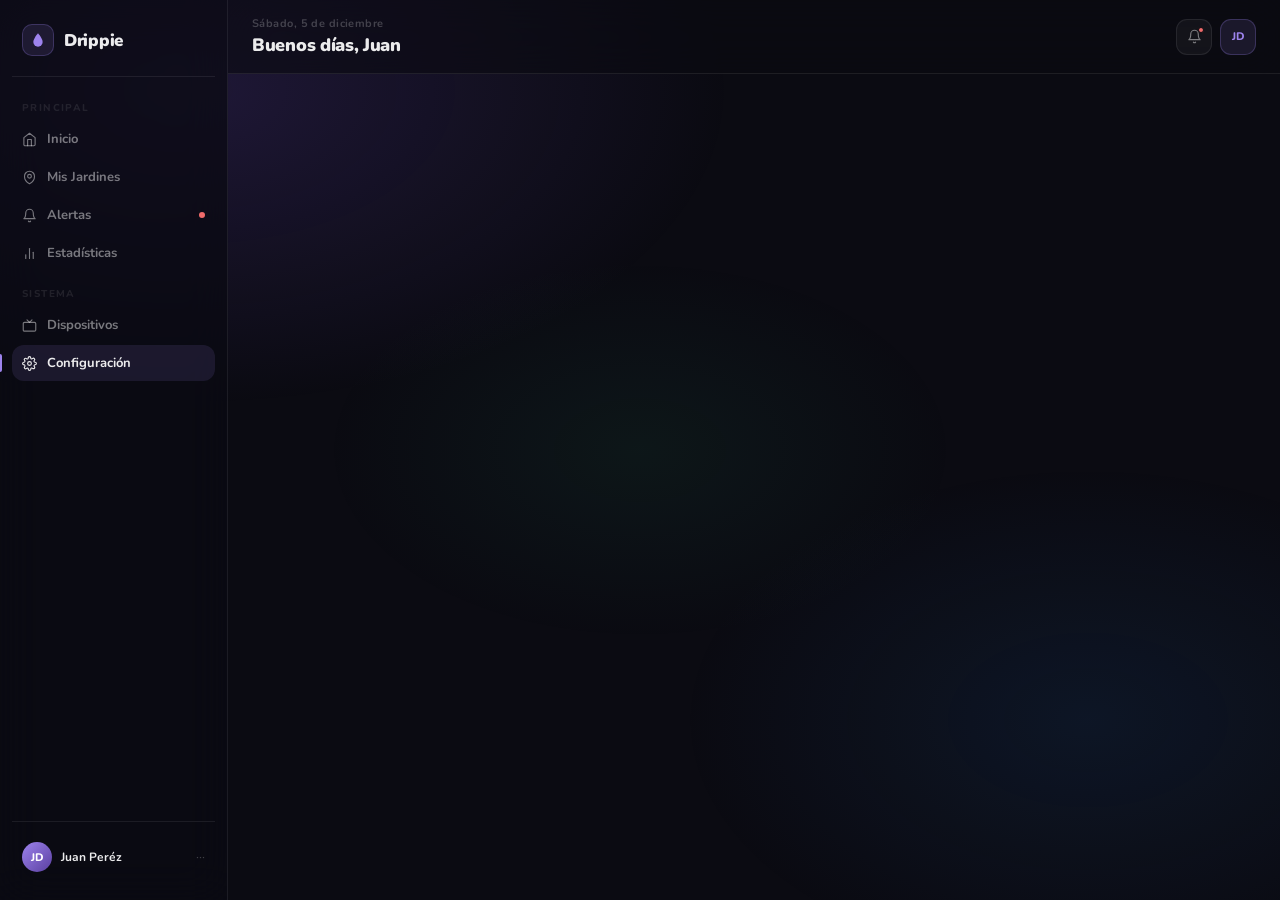
<file: dashboard/configuracion.html>
<!DOCTYPE html>
<html lang="es">
<head>
<meta charset="UTF-8">
<meta name="viewport" content="width=device-width, initial-scale=1.0">
<link rel="stylesheet" href="style.css">
<title>Drippie</title>
</head>
<body>
<div class="bg-mesh"></div>
<div class="overlay" id="overlay" onclick="closeSidebar()"></div>

<div class="app">
<aside class="sidebar" id="sidebar">

    <!-- Logo DRIPPIE -->
    <div class="logo">
        <div class="logo-mark">
            <svg viewBox="0 0 24 24"><path d="M12 2C12 2 5 10 5 15a7 7 0 0014 0C19 10 12 2 12 2z"/></svg>
        </div>
        <span class="logo-name">Drippie</span>
    </div>

    <span class="nav-lbl">Principal</span>

    <!-- NI INICIO -->
    <button class="nav-item" onclick="window.location.href = 'dashboard.html';">
        <svg viewBox="0 0 24 24" fill="none" stroke-width="1.8" stroke-linecap="round" stroke-linejoin="round"><path d="M3 9l9-7 9 7v11a2 2 0 01-2 2H5a2 2 0 01-2-2z"/><polyline points="9 22 9 12 15 12 15 22"/></svg>
        Inicio
    </button>

    <!-- NI MIS JARDINES -->
    <button class="nav-item" onclick="window.location.href = 'jardines.html';">
        <svg viewBox="0 0 24 24" fill="none" stroke-width="1.8" stroke-linecap="round" stroke-linejoin="round"><path d="M12 22s-8-4.5-8-11.8A8 8 0 0112 2a8 8 0 018 8.2c0 7.3-8 11.8-8 11.8z"/><circle cx="12" cy="10" r="3"/></svg>
        Mis Jardines
    </button>

    <!-- NI ALERTAS -->
    <button class="nav-item" onclick="window.location.href = 'alertas.html';">
        <svg viewBox="0 0 24 24" fill="none" stroke-width="1.8" stroke-linecap="round" stroke-linejoin="round"><path d="M18 8A6 6 0 006 8c0 7-3 9-3 9h18s-3-2-3-9"/><path d="M13.73 21a2 2 0 01-3.46 0"/></svg>
        Alertas
        <span class="nav-pip"></span>
    </button>

    <!-- NI ESTADISCTICAS -->
    <button class="nav-item" onclick="window.location.href = 'estadisticas.html';">
        <svg viewBox="0 0 24 24" fill="none" stroke-width="1.8" stroke-linecap="round" stroke-linejoin="round"><line x1="18" y1="20" x2="18" y2="10"/><line x1="12" y1="20" x2="12" y2="4"/><line x1="6" y1="20" x2="6" y2="14"/></svg>
        Estadísticas
    </button>

    <span class="nav-lbl">Sistema</span>

    <!-- NI DISPOSITIVOS -->
    <button class="nav-item" onclick="window.location.href = 'dispositivos.html';">
        <svg viewBox="0 0 24 24" fill="none" stroke-width="1.8" stroke-linecap="round" stroke-linejoin="round"><rect x="2" y="7" width="20" height="14" rx="2"/><path d="M16 3l-4 4-4-4"/></svg>
        Dispositivos
    </button>

    <!-- NI CONFIGURACIóN -->
    <button class="nav-item active" onclick="window.location.href = '#';">
        <svg viewBox="0 0 24 24" fill="none" stroke-width="1.8" stroke-linecap="round" stroke-linejoin="round"><circle cx="12" cy="12" r="3"/><path d="M19.4 15a1.65 1.65 0 00.33 1.82l.06.06a2 2 0 010 2.83 2 2 0 01-2.83 0l-.06-.06a1.65 1.65 0 00-1.82-.33 1.65 1.65 0 00-1 1.51V21a2 2 0 01-4 0v-.09A1.65 1.65 0 009 19.4a1.65 1.65 0 00-1.82.33l-.06.06a2 2 0 01-2.83-2.83l.06-.06A1.65 1.65 0 004.68 15a1.65 1.65 0 00-1.51-1H3a2 2 0 010-4h.09A1.65 1.65 0 004.6 9a1.65 1.65 0 00-.33-1.82l-.06-.06a2 2 0 012.83-2.83l.06.06A1.65 1.65 0 009 4.68a1.65 1.65 0 001-1.51V3a2 2 0 014 0v.09a1.65 1.65 0 001 1.51 1.65 1.65 0 001.82-.33l.06-.06a2 2 0 012.83 2.83l-.06.06A1.65 1.65 0 0019.4 9a1.65 1.65 0 001.51 1H21a2 2 0 010 4h-.09a1.65 1.65 0 00-1.51 1z"/></svg>
        Configuración
    </button>

    <!-- PERFIL USUARIO -->
    <div class="sidebar-foot">
        <div class="user-row">
            <div class="avatar">JD</div>
            <div class="user-meta">
                <div class="u-name">Juan Peréz</div>
            </div>
            <span style="font-size:13px;color:var(--t3);">···</span>
        </div>
    </div>
</aside>

<div class="main">
    <header class="topbar">
        <button class="hamburger" onclick="toggleSidebar()"><span></span><span></span><span></span></button>
        <div class="tb-left">
            <div class="tb-eyebrow" id="topDate"></div>
            <div class="tb-title" id="topGreet"></div>
        </div>
        <div class="tb-right">
            <div class="icon-btn">
                <svg viewBox="0 0 24 24" fill="none" stroke-width="1.8" stroke-linecap="round" stroke-linejoin="round"><path d="M18 8A6 6 0 006 8c0 7-3 9-3 9h18s-3-2-3-9"/><path d="M13.73 21a2 2 0 01-3.46 0"/></svg>
                <div class="n-pip"></div>
            </div>
            <div class="icon-btn" style="background:var(--as);border-color:var(--ab);font-size:11px;font-weight:800;color:var(--accent);">JD</div>
        </div>
    </header>

    <div class="content">

<!-- AQUI VA EL CONTENIDO-->
 <!-- AQUI VA EL CONTENIDO-->
  <!-- AQUI VA EL CONTENIDO-->

  <!-- AQUI VA EL CONTENIDO-->
   <!-- AQUI VA EL CONTENIDO--><!-- AQUI VA EL CONTENIDO-->
    <!-- AQUI VA EL CONTENIDO--><!-- AQUI VA EL CONTENIDO-->

    <!-- AQUI VA EL CONTENIDO-->
     <!-- AQUI VA EL CONTENIDO-->
      <!-- AQUI VA EL CONTENIDO-->

      <!-- AQUI VA EL CONTENIDO-->
       <!-- AQUI VA EL CONTENIDO-->

       <!-- AQUI VA EL CONTENIDO-->
        <!-- AQUI VA EL CONTENIDO-->

        <!-- AQUI VA EL CONTENIDO-->
         <!-- AQUI VA EL CONTENIDO-->




    </div>
</div>
</div>

<nav class="bottom-nav">
    <div class="bnav">
        <button class="bi active">
            <svg viewBox="0 0 24 24" fill="none" stroke-width="1.8" stroke-linecap="round" stroke-linejoin="round"><path d="M3 9l9-7 9 7v11a2 2 0 01-2 2H5a2 2 0 01-2-2z"/><polyline points="9 22 9 12 15 12 15 22"/></svg>
            Inicio
        </button>
        <button class="bi">
            <svg viewBox="0 0 24 24" fill="none" stroke-width="1.8" stroke-linecap="round" stroke-linejoin="round"><path d="M12 22s-8-4.5-8-11.8A8 8 0 0112 2a8 8 0 018 8.2c0 7.3-8 11.8-8 11.8z"/><circle cx="12" cy="10" r="3"/></svg>
            Jardines
        </button>
        <button class="bi" style="position:relative;">
            <svg viewBox="0 0 24 24" fill="none" stroke-width="1.8" stroke-linecap="round" stroke-linejoin="round"><path d="M18 8A6 6 0 006 8c0 7-3 9-3 9h18s-3-2-3-9"/><path d="M13.73 21a2 2 0 01-3.46 0"/></svg>
            <span class="b-pip"></span>
            Alertas
        </button>
        <button class="bi">
            <svg viewBox="0 0 24 24" fill="none" stroke-width="1.8" stroke-linecap="round" stroke-linejoin="round"><path d="M20 21v-2a4 4 0 00-4-4H8a4 4 0 00-4 4v2"/><circle cx="12" cy="7" r="4"/></svg>
            Perfil
        </button>
    </div>
</nav>

<script src="script.js"></script>
</body>
</html>
</file>
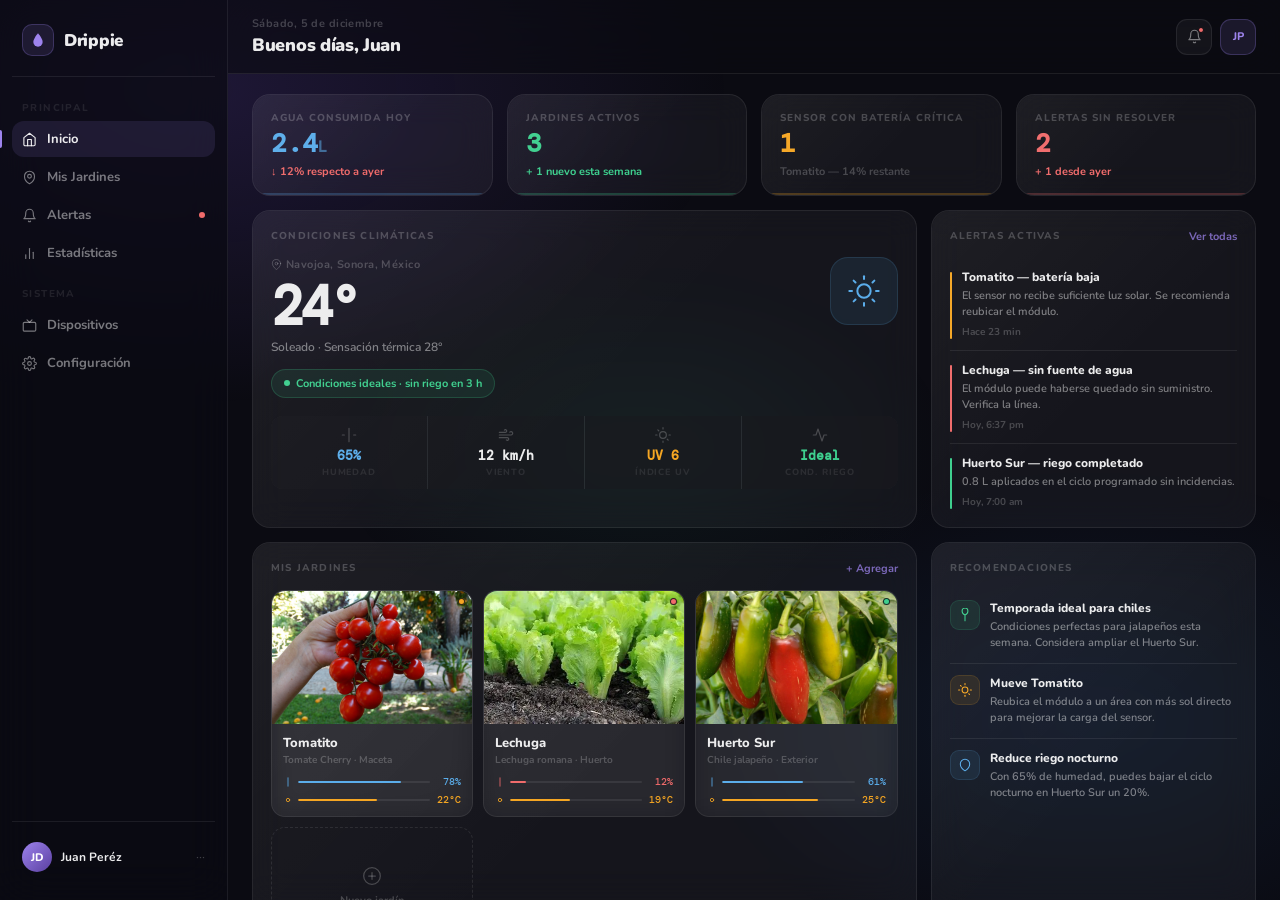
<file: dashboard/dashboard.html>
<!DOCTYPE html>
<html lang="es">
<head>
<meta charset="UTF-8">
<meta name="viewport" content="width=device-width, initial-scale=1.0">
<link rel="stylesheet" href="style.css">
<link rel="stylesheet" href="style/dashboard.css">
<title>Drippie</title>
</head>
<body>
<div class="bg-mesh"></div>
<div class="overlay" id="overlay" onclick="closeSidebar()"></div>

<div class="app">

<!-- Navegador Lateral Izquierda -->
<aside class="sidebar" id="sidebar">

    <!-- Logo DRIPPIE -->
    <div class="logo">
        <div class="logo-mark">
            <svg viewBox="0 0 24 24"><path d="M12 2C12 2 5 10 5 15a7 7 0 0014 0C19 10 12 2 12 2z"/></svg>
        </div>
        <span class="logo-name">Drippie</span>
    </div>

    <span class="nav-lbl">Principal</span>

    <!-- NI INICIO -->
    <button class="nav-item active" onclick="window.location.href = '#';">
        <svg viewBox="0 0 24 24" fill="none" stroke-width="1.8" stroke-linecap="round" stroke-linejoin="round"><path d="M3 9l9-7 9 7v11a2 2 0 01-2 2H5a2 2 0 01-2-2z"/><polyline points="9 22 9 12 15 12 15 22"/></svg>
        Inicio
    </button>

    <!-- NI MIS JARDINES -->
    <button class="nav-item" onclick="window.location.href = 'jardines.html';">
        <svg viewBox="0 0 24 24" fill="none" stroke-width="1.8" stroke-linecap="round" stroke-linejoin="round"><path d="M12 22s-8-4.5-8-11.8A8 8 0 0112 2a8 8 0 018 8.2c0 7.3-8 11.8-8 11.8z"/><circle cx="12" cy="10" r="3"/></svg>
        Mis Jardines
    </button>

    <!-- NI ALERTAS -->
    <button class="nav-item" onclick="window.location.href = 'alertas.html';">
        <svg viewBox="0 0 24 24" fill="none" stroke-width="1.8" stroke-linecap="round" stroke-linejoin="round"><path d="M18 8A6 6 0 006 8c0 7-3 9-3 9h18s-3-2-3-9"/><path d="M13.73 21a2 2 0 01-3.46 0"/></svg>
        Alertas
        <span class="nav-pip"></span>
    </button>

    <!-- NI ESTADISCTICAS -->
    <button class="nav-item" onclick="window.location.href = 'estadisticas.html';">
        <svg viewBox="0 0 24 24" fill="none" stroke-width="1.8" stroke-linecap="round" stroke-linejoin="round"><line x1="18" y1="20" x2="18" y2="10"/><line x1="12" y1="20" x2="12" y2="4"/><line x1="6" y1="20" x2="6" y2="14"/></svg>
        Estadísticas
    </button>

    <span class="nav-lbl">Sistema</span>

    <!-- NI DISPOSITIVOS -->
    <button class="nav-item" onclick="window.location.href = 'dispositivos.html';">
        <svg viewBox="0 0 24 24" fill="none" stroke-width="1.8" stroke-linecap="round" stroke-linejoin="round"><rect x="2" y="7" width="20" height="14" rx="2"/><path d="M16 3l-4 4-4-4"/></svg>
        Dispositivos
    </button>

    <!-- NI CONFIGURACIóN -->
    <button class="nav-item" onclick="window.location.href = 'configuracion.html';">
        <svg viewBox="0 0 24 24" fill="none" stroke-width="1.8" stroke-linecap="round" stroke-linejoin="round"><circle cx="12" cy="12" r="3"/><path d="M19.4 15a1.65 1.65 0 00.33 1.82l.06.06a2 2 0 010 2.83 2 2 0 01-2.83 0l-.06-.06a1.65 1.65 0 00-1.82-.33 1.65 1.65 0 00-1 1.51V21a2 2 0 01-4 0v-.09A1.65 1.65 0 009 19.4a1.65 1.65 0 00-1.82.33l-.06.06a2 2 0 01-2.83-2.83l.06-.06A1.65 1.65 0 004.68 15a1.65 1.65 0 00-1.51-1H3a2 2 0 010-4h.09A1.65 1.65 0 004.6 9a1.65 1.65 0 00-.33-1.82l-.06-.06a2 2 0 012.83-2.83l.06.06A1.65 1.65 0 009 4.68a1.65 1.65 0 001-1.51V3a2 2 0 014 0v.09a1.65 1.65 0 001 1.51 1.65 1.65 0 001.82-.33l.06-.06a2 2 0 012.83 2.83l-.06.06A1.65 1.65 0 0019.4 9a1.65 1.65 0 001.51 1H21a2 2 0 010 4h-.09a1.65 1.65 0 00-1.51 1z"/></svg>
        Configuración
    </button>

    <!-- PERFIL USUARIO -->
    <div class="sidebar-foot">
        <div class="user-row">
            <div class="avatar">JD</div>
            <div class="user-meta">
                <div class="u-name">Juan Peréz</div>
            </div>
            <span style="font-size:13px;color:var(--t3);">···</span>
        </div>
    </div>
</aside>

<!-- MAIN  -->
<div class="main">
    <header class="topbar">

        <!-- BOTON QUE DESPLIEGA EL PANEL EN PANTALLAS CHICAS -->
        <button class="hamburger" onclick="toggleSidebar()"><span></span><span></span><span></span></button>
        <div class="tb-left">

            <!-- FECHA Y SALUDO -->
            <div class="tb-eyebrow" id="topDate"></div>
            <div class="tb-title" id="topGreet"></div>
        </div>
        <div class="tb-right">

            <!-- BOTON ALERTA -->
            <div class="icon-btn" onclick="window.location.href = 'alertas.html'">
                <svg viewBox="0 0 24 24" fill="none" stroke-width="1.8" stroke-linecap="round" stroke-linejoin="round"><path d="M18 8A6 6 0 006 8c0 7-3 9-3 9h18s-3-2-3-9"/><path d="M13.73 21a2 2 0 01-3.46 0"/></svg>
                <div class="n-pip"></div>
            </div>

            <!-- BOTON PERFIL -->
            <div class="icon-btn" style="background:var(--as);border-color:var(--ab);font-size:11px;font-weight:800;color:var(--accent);">JP</div>
        </div>
    </header>

    <div class="content">

        <!-- ESTADISTICAS DIARIAS -->
        <div class="stats-row">
            <div class="stat-pill">
                <div class="sp-label">Agua consumida hoy</div>
                <div class="sp-value" style="color:var(--blue)">2.4<span style="font-size:15px;opacity:.55">L</span></div>
                <div class="sp-delta d-neg">↓ 12% respecto a ayer</div>
                <div class="sp-bar" style="background:var(--blue);opacity:.25;"></div>
            </div>
            <div class="stat-pill">
                <div class="sp-label">Jardines activos</div>
                <div class="sp-value" style="color:var(--green)">3</div>
                <div class="sp-delta d-pos">+ 1 nuevo esta semana</div>
                <div class="sp-bar" style="background:var(--green);opacity:.25;"></div>
            </div>
            <div class="stat-pill">
                <div class="sp-label">Sensor con batería crítica</div>
                <div class="sp-value" style="color:var(--amber)">1</div>
                <div class="sp-delta" style="color:var(--t3)">Tomatito — 14% restante</div>
                <div class="sp-bar" style="background:var(--amber);opacity:.25;"></div>
            </div>
            <div class="stat-pill">
                <div class="sp-label">Alertas sin resolver</div>
                <div class="sp-value" style="color:var(--red)">2</div>
                <div class="sp-delta d-neg">+ 1 desde ayer</div>
                <div class="sp-bar" style="background:var(--red);opacity:.25;"></div>
            </div>
        </div>

        <!-- CLIMA ACTUAL -->
        <div class="card weather-card">
            <div class="card-eye">Condiciones climáticas</div>
            <div class="w-top">
                <div>
                    <div class="w-loc">
                        <svg viewBox="0 0 24 24" fill="none" stroke-width="2" stroke-linecap="round" stroke-linejoin="round"><path d="M21 10c0 7-9 13-9 13s-9-6-9-13a9 9 0 0118 0z"/><circle cx="12" cy="10" r="3"/></svg>
                        Navojoa, Sonora, México
                    </div>
                    <div class="w-temp">24°</div>
                    <div class="w-desc">Soleado · Sensación térmica 28°</div>
                    <div class="riego-pill ok"><span class="rdot"></span>Condiciones ideales · sin riego en 3 h</div>
                </div>
                <div class="w-icon">
                    <svg viewBox="0 0 24 24" fill="none" stroke-width="1.5" stroke-linecap="round" stroke-linejoin="round"><circle cx="12" cy="12" r="5"/><line x1="12" y1="1" x2="12" y2="3"/><line x1="12" y1="21" x2="12" y2="23"/><line x1="4.22" y1="4.22" x2="5.64" y2="5.64"/><line x1="18.36" y1="18.36" x2="19.78" y2="19.78"/><line x1="1" y1="12" x2="3" y2="12"/><line x1="21" y1="12" x2="23" y2="12"/><line x1="4.22" y1="19.78" x2="5.64" y2="18.36"/><line x1="18.36" y1="5.64" x2="19.78" y2="4.22"/></svg>
                </div>
            </div>
            <div class="w-grid">
                <div class="wg">
                    <svg viewBox="0 0 24 24" fill="none" stroke-width="1.8" stroke-linecap="round" stroke-linejoin="round"><path d="M12 2v20M5 12H2M22 12h-3"/></svg>
                    <div class="wg-val" style="color:var(--blue)">65%</div><div class="wg-lbl">Humedad</div>
                </div>
                <div class="wg">
                    <svg viewBox="0 0 24 24" fill="none" stroke-width="1.8" stroke-linecap="round" stroke-linejoin="round"><path d="M9.59 4.59A2 2 0 1111 8H2m10.59 11.41A2 2 0 1014 16H2m15.73-8.27A2.5 2.5 0 1119.5 12H2"/></svg>
                    <div class="wg-val">12 km/h</div><div class="wg-lbl">Viento</div>
                </div>
                <div class="wg">
                    <svg viewBox="0 0 24 24" fill="none" stroke-width="1.8" stroke-linecap="round" stroke-linejoin="round"><circle cx="12" cy="12" r="5"/><line x1="12" y1="1" x2="12" y2="3"/><line x1="12" y1="21" x2="12" y2="23"/><line x1="4.22" y1="4.22" x2="5.64" y2="5.64"/><line x1="18.36" y1="18.36" x2="19.78" y2="19.78"/><line x1="1" y1="12" x2="3" y2="12"/><line x1="21" y1="12" x2="23" y2="12"/></svg>
                    <div class="wg-val" style="color:var(--amber)">UV 6</div><div class="wg-lbl">Índice UV</div>
                </div>
                <div class="wg">
                    <svg viewBox="0 0 24 24" fill="none" stroke-width="1.8" stroke-linecap="round" stroke-linejoin="round"><polyline points="22 12 18 12 15 21 9 3 6 12 2 12"/></svg>
                    <div class="wg-val" style="color:var(--green)">Ideal</div><div class="wg-lbl">Cond. riego</div>
                </div>
            </div>
        </div>

        <!-- ALERTAS -->
        <div class="card alerts-card">
            <div class="card-eye">Alertas activas <a href="alertas.html">Ver todas</a></div>
            <div class="alert-row">
                <div class="alert-mark" style="background:var(--amber);"></div>
                <div class="alert-body">
                    <div class="a-title">Tomatito — batería baja</div>
                    <div class="a-desc">El sensor no recibe suficiente luz solar. Se recomienda reubicar el módulo.</div>
                    <div class="a-time">Hace 23 min</div>
                </div>
            </div>
            <div class="alert-row">
                <div class="alert-mark" style="background:var(--red);"></div>
                <div class="alert-body">
                    <div class="a-title">Lechuga — sin fuente de agua</div>
                    <div class="a-desc">El módulo puede haberse quedado sin suministro. Verifica la línea.</div>
                    <div class="a-time">Hoy, 6:37 pm</div>
                </div>
            </div>
            <div class="alert-row">
                <div class="alert-mark" style="background:var(--green);"></div>
                <div class="alert-body">
                    <div class="a-title">Huerto Sur — riego completado</div>
                    <div class="a-desc">0.8 L aplicados en el ciclo programado sin incidencias.</div>
                    <div class="a-time">Hoy, 7:00 am</div>
                </div>
            </div>
        </div>

        <!-- JARDINES -->
        <div class="card jardines-card">
            <div class="card-eye">Mis Jardines <a href="jardines.html">+ Agregar</a></div>
            <div class="jardines-grid">

                <div class="jardin-tile">
                    <div class="jthumb">
                        <img src="/media/tomate.jpg" alt="">
                        <div class="jsbadge" style="background:var(--amber);"></div>
                    </div>
                    <div class="jbody">
                        <div class="j-name">Tomatito</div>
                        <div class="j-type">Tomate Cherry · Maceta</div>
                        <div class="j-metrics">
                            <div class="jm">
                                <svg viewBox="0 0 24 24" fill="none" stroke="var(--blue)" stroke-width="2" stroke-linecap="round" stroke-linejoin="round"><path d="M12 2v20"/></svg>
                                <div class="jm-track"><div class="jm-fill" style="width:78%;background:var(--blue);"></div></div>
                                <span class="jm-val" style="color:var(--blue)">78%</span>
                            </div>
                            <div class="jm">
                                <svg viewBox="0 0 24 24" fill="none" stroke="var(--amber)" stroke-width="2" stroke-linecap="round" stroke-linejoin="round"><circle cx="12" cy="12" r="4"/></svg>
                                <div class="jm-track"><div class="jm-fill" style="width:60%;background:var(--amber);"></div></div>
                                <span class="jm-val" style="color:var(--amber)">22°C</span>
                            </div>
                        </div>
                    </div>
                </div>

                <div class="jardin-tile">
                    <div class="jthumb">
                        <img src="/media/lechuga.webp" alt="">
                        <div class="jsbadge" style="background:var(--red);"></div>
                    </div>
                    <div class="jbody">
                        <div class="j-name">Lechuga</div>
                        <div class="j-type">Lechuga romana · Huerto</div>
                        <div class="j-metrics">
                            <div class="jm">
                                <svg viewBox="0 0 24 24" fill="none" stroke="var(--red)" stroke-width="2" stroke-linecap="round" stroke-linejoin="round"><path d="M12 2v20"/></svg>
                                <div class="jm-track"><div class="jm-fill" style="width:12%;background:var(--red);"></div></div>
                                <span class="jm-val" style="color:var(--red)">12%</span>
                            </div>
                            <div class="jm">
                                <svg viewBox="0 0 24 24" fill="none" stroke="var(--amber)" stroke-width="2" stroke-linecap="round" stroke-linejoin="round"><circle cx="12" cy="12" r="4"/></svg>
                                <div class="jm-track"><div class="jm-fill" style="width:45%;background:var(--amber);"></div></div>
                                <span class="jm-val" style="color:var(--amber)">19°C</span>
                            </div>
                        </div>
                    </div>
                </div>

                <div class="jardin-tile">
                    <div class="jthumb">
                        <img src="/media/jalapeño.jpg" alt="">
                        <div class="jsbadge" style="background:var(--green);"></div>
                    </div>
                    <div class="jbody">
                        <div class="j-name">Huerto Sur</div>
                        <div class="j-type">Chile jalapeño · Exterior</div>
                        <div class="j-metrics">
                            <div class="jm">
                                <svg viewBox="0 0 24 24" fill="none" stroke="var(--blue)" stroke-width="2" stroke-linecap="round" stroke-linejoin="round"><path d="M12 2v20"/></svg>
                                <div class="jm-track"><div class="jm-fill" style="width:61%;background:var(--blue);"></div></div>
                                <span class="jm-val" style="color:var(--blue)">61%</span>
                            </div>
                            <div class="jm">
                                <svg viewBox="0 0 24 24" fill="none" stroke="var(--amber)" stroke-width="2" stroke-linecap="round" stroke-linejoin="round"><circle cx="12" cy="12" r="4"/></svg>
                                <div class="jm-track"><div class="jm-fill" style="width:72%;background:var(--amber);"></div></div>
                                <span class="jm-val" style="color:var(--amber)">25°C</span>
                            </div>
                        </div>
                    </div>
                </div>

                <div class="add-tile">
                    <svg viewBox="0 0 24 24" fill="none" stroke-width="1.5" stroke-linecap="round" stroke-linejoin="round"><circle cx="12" cy="12" r="10"/><line x1="12" y1="8" x2="12" y2="16"/><line x1="8" y1="12" x2="16" y2="12"/></svg>
                    <span>Nuevo jardín</span>
                </div>

            </div>
        </div>

        <!-- RECOMENDACIONES -->
        <div class="card reco-card">
            <div class="card-eye">Recomendaciones</div>
            <div class="reco-row">
                <div class="reco-icon" style="background:var(--gs);border:1px solid rgba(62,207,142,.14);">
                    <svg viewBox="0 0 24 24" fill="none" stroke="var(--green)" stroke-width="1.8" stroke-linecap="round" stroke-linejoin="round"><path d="M12 22V12M12 12C12 12 7 10 7 5a5 5 0 0110 0c0 5-5 7-5 7z"/></svg>
                </div>
                <div>
                    <div class="r-title">Temporada ideal para chiles</div>
                    <div class="r-desc">Condiciones perfectas para jalapeños esta semana. Considera ampliar el Huerto Sur.</div>
                </div>
            </div>
            <div class="reco-row">
                <div class="reco-icon" style="background:var(--ams);border:1px solid rgba(245,166,35,.14);">
                    <svg viewBox="0 0 24 24" fill="none" stroke="var(--amber)" stroke-width="1.8" stroke-linecap="round" stroke-linejoin="round"><circle cx="12" cy="12" r="5"/><line x1="12" y1="1" x2="12" y2="3"/><line x1="12" y1="21" x2="12" y2="23"/><line x1="4.22" y1="4.22" x2="5.64" y2="5.64"/><line x1="18.36" y1="18.36" x2="19.78" y2="19.78"/><line x1="1" y1="12" x2="3" y2="12"/><line x1="21" y1="12" x2="23" y2="12"/></svg>
                </div>
                <div>
                    <div class="r-title">Mueve Tomatito</div>
                    <div class="r-desc">Reubica el módulo a un área con más sol directo para mejorar la carga del sensor.</div>
                </div>
            </div>
            <div class="reco-row">
                <div class="reco-icon" style="background:var(--bs);border:1px solid rgba(91,173,234,.14);">
                    <svg viewBox="0 0 24 24" fill="none" stroke="var(--blue)" stroke-width="1.8" stroke-linecap="round" stroke-linejoin="round"><path d="M12 22s-8-4.5-8-11.8A8 8 0 0112 2a8 8 0 018 8.2c0 7.3-8 11.8-8 11.8z"/></svg>
                </div>
                <div>
                    <div class="r-title">Reduce riego nocturno</div>
                    <div class="r-desc">Con 65% de humedad, puedes bajar el ciclo nocturno en Huerto Sur un 20%.</div>
                </div>
            </div>
        </div>

    </div>
</div>
</div>

<!-- NAVEGADOR INFERIOR QUE APARECE EN PANTALLAS PEQUEÑAS / MóVILES-->
<nav class="bottom-nav">
    <div class="bnav">
        <button class="bi active">
            <svg viewBox="0 0 24 24" fill="none" stroke-width="1.8" stroke-linecap="round" stroke-linejoin="round"><path d="M3 9l9-7 9 7v11a2 2 0 01-2 2H5a2 2 0 01-2-2z"/><polyline points="9 22 9 12 15 12 15 22"/></svg>
            Inicio
        </button>
        <button class="bi" onclick="window.location.href = 'jardines.html';">
            <svg viewBox="0 0 24 24" fill="none" stroke-width="1.8" stroke-linecap="round" stroke-linejoin="round"><path d="M12 22s-8-4.5-8-11.8A8 8 0 0112 2a8 8 0 018 8.2c0 7.3-8 11.8-8 11.8z"/><circle cx="12" cy="10" r="3"/></svg>
            Jardines
        </button>
        <button class="bi" style="position:relative;">
            <svg viewBox="0 0 24 24" fill="none" stroke-width="1.8" stroke-linecap="round" stroke-linejoin="round"><path d="M18 8A6 6 0 006 8c0 7-3 9-3 9h18s-3-2-3-9"/><path d="M13.73 21a2 2 0 01-3.46 0"/></svg>
            <span class="b-pip"></span>
            Alertas
        </button>
        <button class="bi" onclick="window.location.href = 'perfil.html';">
            <svg viewBox="0 0 24 24" fill="none" stroke-width="1.8" stroke-linecap="round" stroke-linejoin="round"><path d="M20 21v-2a4 4 0 00-4-4H8a4 4 0 00-4 4v2"/><circle cx="12" cy="7" r="4"/></svg>
            Perfil
        </button>
    </div>
</nav>

<script src="script.js"></script>
</body>
</html>
</file>
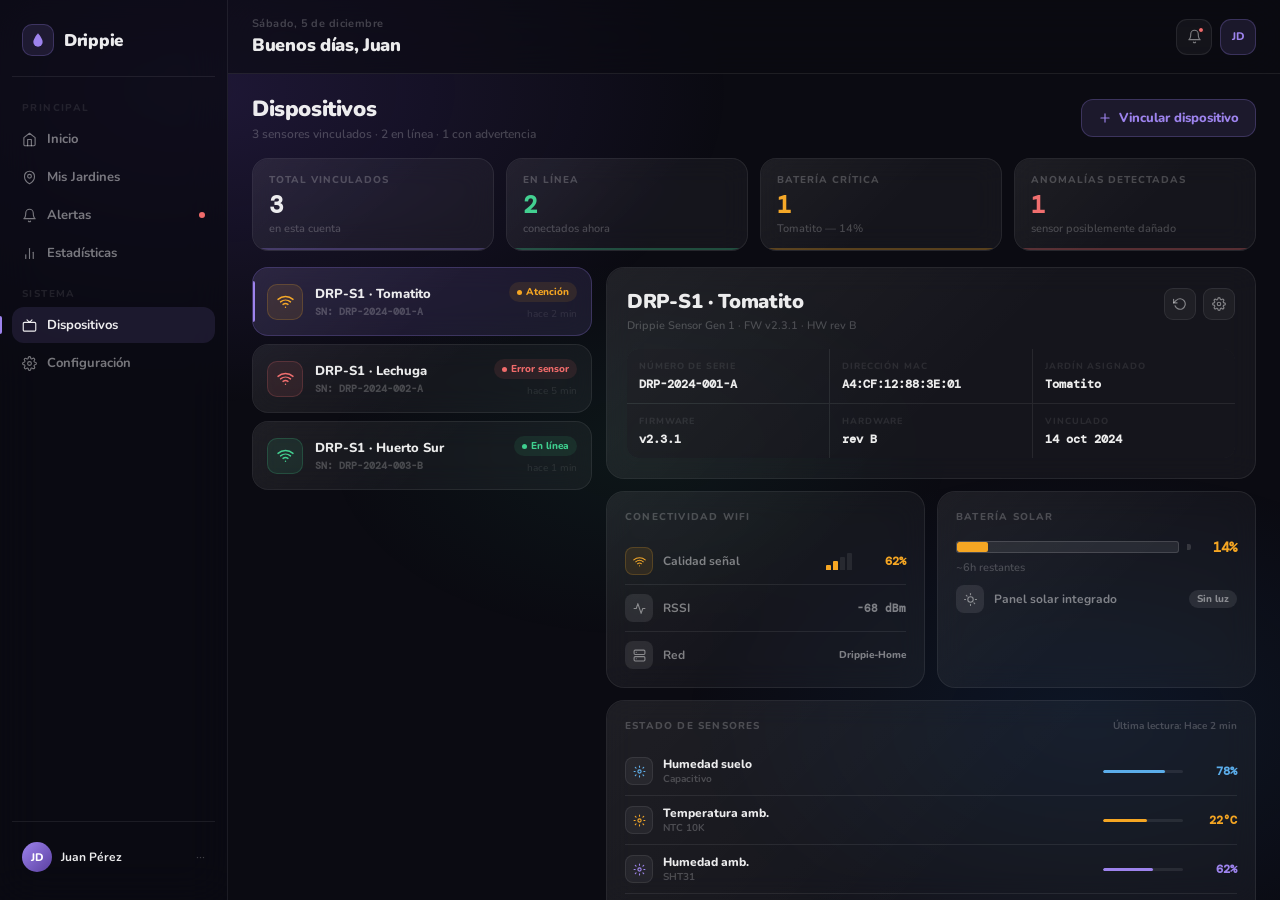
<file: dashboard/dispositivos.html>
<!DOCTYPE html>
<html lang="es">
<head>
<meta charset="UTF-8">
<meta name="viewport" content="width=device-width, initial-scale=1.0">
<link rel="stylesheet" href="style.css">
<title>Dispositivos | Drippie</title>
<style>
.content { padding: 20px 24px 32px; display: flex; flex-direction: column; gap: 16px; }

/* ── HEADER ── */
.dev-header { display:flex; align-items:center; justify-content:space-between; gap:14px; flex-wrap:wrap; }
.dev-header h2 { font-size:22px; font-weight:900; letter-spacing:-.4px; }
.dev-header p  { font-size:12px; color:var(--t3); font-weight:600; margin-top:2px; }
.btn-pair {
    display:flex; align-items:center; gap:7px;
    padding:9px 16px; border-radius:12px;
    background:var(--as); border:1px solid var(--ab);
    color:var(--accent); font-size:13px; font-weight:800;
    cursor:pointer; font-family:'Nunito',sans-serif; transition:all .2s;
}
.btn-pair:hover { background:rgba(157,131,237,.2); }
.btn-pair svg { width:14px; height:14px; stroke:var(--accent); }

/* ── RESUMEN PILLS ── */
.dev-pills { display:grid; grid-template-columns:repeat(4,1fr); gap:12px; }
.dev-pill {
    background:var(--glass); border:1px solid var(--gb);
    border-radius:16px; padding:14px 16px;
    backdrop-filter:blur(14px); -webkit-backdrop-filter:blur(14px);
    position:relative; overflow:hidden; transition:border-color .2s;
}
.dev-pill::before { content:''; position:absolute; inset:0; border-radius:16px; background:linear-gradient(135deg,rgba(255,255,255,.04) 0%,transparent 55%); pointer-events:none; }
.dp-label { font-size:10px; font-weight:800; color:var(--t3); letter-spacing:.1em; text-transform:uppercase; margin-bottom:6px; }
.dp-value { font-size:24px; font-weight:900; font-family:'DM Mono',monospace; line-height:1; }
.dp-sub   { font-size:11px; color:var(--t3); font-weight:600; margin-top:4px; }
.dp-bar   { position:absolute; bottom:0; left:0; right:0; height:2px; border-radius:0 0 16px 16px; }

/* ── LAYOUT LISTA + DETALLE ── */
.dev-layout { display:grid; grid-template-columns:340px 1fr; gap:14px; align-items:start; }

/* ── LISTA DISPOSITIVOS ── */
.dev-list { display:flex; flex-direction:column; gap:8px; }

.dev-row {
    background:var(--glass); border:1px solid var(--gb);
    border-radius:16px; padding:14px;
    display:flex; align-items:center; gap:12px;
    cursor:pointer; transition:all .22s;
    backdrop-filter:blur(14px); -webkit-backdrop-filter:blur(14px);
    position:relative; overflow:hidden;
}
.dev-row::before { content:''; position:absolute; inset:0; border-radius:16px; background:linear-gradient(135deg,rgba(255,255,255,.04) 0%,transparent 55%); pointer-events:none; }
.dev-row:hover   { border-color:var(--gb-h); background:var(--glass-h); }
.dev-row.active  { border-color:var(--ab); background:var(--as); }
.dev-row.active::after { content:''; position:absolute; left:0; top:20%; bottom:20%; width:2px; background:var(--accent); border-radius:0 2px 2px 0; }

/* icono de señal WiFi como indicador de conexión */
.dev-signal {
    width:36px; height:36px; border-radius:10px; flex-shrink:0;
    display:flex; align-items:center; justify-content:center;
}
.dev-signal svg { width:17px; height:17px; }

.dev-row-info { flex:1; min-width:0; }
.dr-name { font-size:13px; font-weight:800; color:var(--t1); margin-bottom:2px; }
.dr-sn   { font-size:10px; color:var(--t3); font-weight:700; font-family:'DM Mono',monospace; }

.dev-row-meta { display:flex; flex-direction:column; align-items:flex-end; gap:5px; }
.dev-status-badge {
    display:inline-flex; align-items:center; gap:4px;
    padding:3px 8px; border-radius:50px;
    font-size:10px; font-weight:800;
}
.dsb-ok   { background:var(--gs);  color:var(--green); }
.dsb-warn { background:var(--ams); color:var(--amber); }
.dsb-off  { background:var(--t4);  color:var(--t2); }
.dsb-err  { background:var(--rs);  color:var(--red); }
.dsb-dot  { width:5px; height:5px; border-radius:50%; background:currentColor; }
.dsb-warn .dsb-dot, .dsb-err .dsb-dot { animation:pulse 1.8s ease infinite; }
.dr-last  { font-size:10px; color:var(--t4); font-weight:600; }

/* ── PANEL DETALLE ── */
.dev-detail { display:flex; flex-direction:column; gap:12px; animation:fadeUp .3s ease both; }

/* CABECERA DISPOSITIVO */
.ddc {
    background:var(--glass); border:1px solid var(--gb);
    border-radius:var(--r); padding:20px;
    backdrop-filter:blur(14px); -webkit-backdrop-filter:blur(14px);
    position:relative; overflow:hidden;
}
.ddc::before { content:''; position:absolute; inset:0; border-radius:var(--r); background:linear-gradient(135deg,rgba(255,255,255,.05) 0%,transparent 55%); pointer-events:none; }

.ddc-top { display:flex; align-items:flex-start; justify-content:space-between; margin-bottom:16px; }
.ddc-name { font-size:20px; font-weight:900; letter-spacing:-.3px; margin-bottom:3px; }
.ddc-model{ font-size:11px; color:var(--t3); font-weight:600; }
.ddc-acts { display:flex; gap:7px; }
.ddc-btn {
    width:32px; height:32px; border-radius:9px;
    background:var(--glass); border:1px solid var(--gb);
    display:flex; align-items:center; justify-content:center;
    cursor:pointer; transition:all .18s;
}
.ddc-btn:hover { background:var(--glass-h); border-color:var(--gb-h); }
.ddc-btn svg { width:14px; height:14px; stroke:var(--t2); }

/* SPECS GRID */
.specs-grid {
    display:grid; grid-template-columns:repeat(3,1fr);
    gap:1px; background:var(--gb);
    border-radius:12px; overflow:hidden;
}
.spec-cell {
    background:rgba(11,11,18,.6); padding:11px 12px;
}
.sc-key { font-size:9px; font-weight:800; color:var(--t4); letter-spacing:.1em; text-transform:uppercase; margin-bottom:4px; }
.sc-val { font-size:12px; font-weight:800; font-family:'DM Mono',monospace; color:var(--t1); }

/* ── SECCIÓN GENÉRICA ── */
.det-section {
    background:var(--glass); border:1px solid var(--gb);
    border-radius:var(--r); padding:18px;
    backdrop-filter:blur(14px); -webkit-backdrop-filter:blur(14px);
    position:relative; overflow:hidden;
}
.det-section::before { content:''; position:absolute; inset:0; border-radius:var(--r); background:linear-gradient(135deg,rgba(255,255,255,.04) 0%,transparent 55%); pointer-events:none; }
.det-eye { font-size:10px; font-weight:800; color:var(--t3); letter-spacing:.12em; text-transform:uppercase; margin-bottom:14px; display:flex; align-items:center; justify-content:space-between; }
.det-eye span { font-size:10px; font-weight:700; color:var(--t3); letter-spacing:normal; text-transform:none; }

/* FILA MÉTRICA */
.metric-row { display:flex; align-items:center; gap:10px; padding:9px 0; border-bottom:1px solid var(--gb); }
.metric-row:last-child { border-bottom:none; padding-bottom:0; }
.mr-icon { width:28px; height:28px; border-radius:8px; flex-shrink:0; display:flex; align-items:center; justify-content:center; }
.mr-icon svg { width:13px; height:13px; }
.mr-label { flex:1; font-size:12px; font-weight:700; color:var(--t2); }
.mr-track { flex:0 0 80px; height:3px; background:var(--gb); border-radius:2px; overflow:hidden; }
.mr-fill  { height:100%; border-radius:2px; transition:width .5s ease; }
.mr-val   { font-size:12px; font-weight:900; font-family:'DM Mono',monospace; min-width:44px; text-align:right; }
.mr-badge { font-size:10px; font-weight:800; padding:2px 8px; border-radius:50px; }

/* BATERÍA VISUAL */
.bat-visual { display:flex; align-items:center; gap:8px; margin:10px 0 4px; }
.bat-body {
    flex:1; height:12px; background:var(--gb); border-radius:3px; overflow:hidden;
    border:1px solid var(--gb-h); position:relative;
}
.bat-fill { height:100%; border-radius:2px; transition:width .6s ease; }
.bat-tip {
    width:4px; height:6px; border-radius:0 2px 2px 0;
    background:var(--gb-h); flex-shrink:0;
}
.bat-pct { font-size:14px; font-weight:900; font-family:'DM Mono',monospace; min-width:38px; text-align:right; }

/* SEÑAL RSSI */
.signal-bars { display:flex; align-items:flex-end; gap:2px; height:18px; }
.sb { width:5px; border-radius:1px 1px 0 0; }

/* REGISTRO DE ANOMALÍAS */
.anomaly-row { display:flex; gap:10px; padding:10px 0; border-bottom:1px solid var(--gb); }
.anomaly-row:last-child { border-bottom:none; padding-bottom:0; }
.an-mark { width:2px; border-radius:1px; flex-shrink:0; align-self:stretch; margin-top:3px; }
.an-body { flex:1; }
.an-title { font-size:12px; font-weight:800; margin-bottom:2px; }
.an-desc  { font-size:11px; color:var(--t2); line-height:1.5; font-weight:600; }
.an-time  { font-size:10px; color:var(--t3); margin-top:3px; font-weight:700; font-family:'DM Mono',monospace; }

/* ACCIONES */
.action-grid { display:grid; grid-template-columns:1fr 1fr; gap:8px; }
.act-btn {
    display:flex; align-items:center; gap:8px;
    padding:10px 12px; border-radius:12px;
    border:1px solid var(--gb); background:var(--glass);
    color:var(--t1); font-size:12px; font-weight:800;
    cursor:pointer; transition:all .18s; font-family:'Nunito',sans-serif;
}
.act-btn:hover { background:var(--glass-h); border-color:var(--gb-h); }
.act-btn.primary { background:var(--as); border-color:var(--ab); color:var(--accent); }
.act-btn.danger  { background:var(--rs); border-color:rgba(240,107,107,.2); color:var(--red); }
.act-btn svg { width:14px; height:14px; stroke:currentColor; flex-shrink:0; }

/* UPTIME TIMELINE */
.uptime-row { display:flex; gap:2px; margin-top:4px; }
.ut-seg { flex:1; height:8px; border-radius:1px; }

@keyframes fadeUp { from{opacity:0;transform:translateY(10px);}to{opacity:1;transform:translateY(0);} }
@keyframes pulse  { 0%,100%{opacity:1;} 50%{opacity:.25;} }

@media(max-width:1060px){ .dev-layout { grid-template-columns:1fr; } .dev-pills { grid-template-columns:1fr 1fr; } }
@media(max-width:680px) {
    .content { padding:14px 16px; padding-bottom:88px; }
    .dev-pills { grid-template-columns:1fr 1fr; }
    .dev-layout { grid-template-columns:1fr; }
    .specs-grid { grid-template-columns:1fr 1fr; }
    .action-grid { grid-template-columns:1fr; }
}
</style>
</head>
<body>
<div class="bg-mesh"></div>
<div class="overlay" id="overlay" onclick="closeSidebar()"></div>

<div class="app">
<aside class="sidebar" id="sidebar">
    <div class="logo">
        <div class="logo-mark"><svg viewBox="0 0 24 24"><path d="M12 2C12 2 5 10 5 15a7 7 0 0014 0C19 10 12 2 12 2z"/></svg></div>
        <span class="logo-name">Drippie</span>
    </div>
    <span class="nav-lbl">Principal</span>
    <button class="nav-item" onclick="window.location.href='dashboard.html'">
        <svg viewBox="0 0 24 24" fill="none" stroke-width="1.8" stroke-linecap="round" stroke-linejoin="round"><path d="M3 9l9-7 9 7v11a2 2 0 01-2 2H5a2 2 0 01-2-2z"/><polyline points="9 22 9 12 15 12 15 22"/></svg>Inicio
    </button>
    <button class="nav-item" onclick="window.location.href='jardines.html'">
        <svg viewBox="0 0 24 24" fill="none" stroke-width="1.8" stroke-linecap="round" stroke-linejoin="round"><path d="M12 22s-8-4.5-8-11.8A8 8 0 0112 2a8 8 0 018 8.2c0 7.3-8 11.8-8 11.8z"/><circle cx="12" cy="10" r="3"/></svg>Mis Jardines
    </button>
    <button class="nav-item" onclick="window.location.href='alertas.html'">
        <svg viewBox="0 0 24 24" fill="none" stroke-width="1.8" stroke-linecap="round" stroke-linejoin="round"><path d="M18 8A6 6 0 006 8c0 7-3 9-3 9h18s-3-2-3-9"/><path d="M13.73 21a2 2 0 01-3.46 0"/></svg>Alertas<span class="nav-pip"></span>
    </button>
    <button class="nav-item" onclick="window.location.href='estadisticas.html'">
        <svg viewBox="0 0 24 24" fill="none" stroke-width="1.8" stroke-linecap="round" stroke-linejoin="round"><line x1="18" y1="20" x2="18" y2="10"/><line x1="12" y1="20" x2="12" y2="4"/><line x1="6" y1="20" x2="6" y2="14"/></svg>Estadísticas
    </button>
    <span class="nav-lbl">Sistema</span>
    <button class="nav-item active">
        <svg viewBox="0 0 24 24" fill="none" stroke-width="1.8" stroke-linecap="round" stroke-linejoin="round"><rect x="2" y="7" width="20" height="14" rx="2"/><path d="M16 3l-4 4-4-4"/></svg>Dispositivos
    </button>
    <button class="nav-item" onclick="window.location.href='configuracion.html'">
        <svg viewBox="0 0 24 24" fill="none" stroke-width="1.8" stroke-linecap="round" stroke-linejoin="round"><circle cx="12" cy="12" r="3"/><path d="M19.4 15a1.65 1.65 0 00.33 1.82l.06.06a2 2 0 010 2.83 2 2 0 01-2.83 0l-.06-.06a1.65 1.65 0 00-1.82-.33 1.65 1.65 0 00-1 1.51V21a2 2 0 01-4 0v-.09A1.65 1.65 0 009 19.4a1.65 1.65 0 00-1.82.33l-.06.06a2 2 0 01-2.83-2.83l.06-.06A1.65 1.65 0 004.68 15a1.65 1.65 0 00-1.51-1H3a2 2 0 010-4h.09A1.65 1.65 0 004.6 9a1.65 1.65 0 00-.33-1.82l-.06-.06a2 2 0 012.83-2.83l.06.06A1.65 1.65 0 009 4.68a1.65 1.65 0 001-1.51V3a2 2 0 014 0v.09a1.65 1.65 0 001 1.51 1.65 1.65 0 001.82-.33l.06-.06a2 2 0 012.83 2.83l-.06.06A1.65 1.65 0 0019.4 9a1.65 1.65 0 001.51 1H21a2 2 0 010 4h-.09a1.65 1.65 0 00-1.51 1z"/></svg>Configuración
    </button>
    <div class="sidebar-foot">
        <div class="user-row">
            <div class="avatar">JD</div>
            <div class="user-meta"><div class="u-name">Juan Pérez</div></div>
            <span style="font-size:13px;color:var(--t3)">···</span>
        </div>
    </div>
</aside>

<div class="main">
    <header class="topbar">
        <button class="hamburger" onclick="toggleSidebar()"><span></span><span></span><span></span></button>
        <div class="tb-left">
            <div class="tb-eyebrow" id="topDate"></div>
            <div class="tb-title" id="topGreet"></div>
        </div>
        <div class="tb-right">
            <div class="icon-btn" onclick="window.location.href='alertas.html'">
                <svg viewBox="0 0 24 24" fill="none" stroke-width="1.8" stroke-linecap="round" stroke-linejoin="round"><path d="M18 8A6 6 0 006 8c0 7-3 9-3 9h18s-3-2-3-9"/><path d="M13.73 21a2 2 0 01-3.46 0"/></svg>
                <div class="n-pip"></div>
            </div>
            <div class="icon-btn" style="background:var(--as);border-color:var(--ab);font-size:11px;font-weight:800;color:var(--accent)">JD</div>
        </div>
    </header>

    <div class="content">

        <div class="dev-header">
            <div>
                <h2>Dispositivos</h2>
                <p id="dev-sub">3 sensores vinculados · 2 en línea · 1 con advertencia</p>
            </div>
            <button class="btn-pair">
                <svg viewBox="0 0 24 24" fill="none" stroke-width="2" stroke-linecap="round" stroke-linejoin="round"><line x1="12" y1="5" x2="12" y2="19"/><line x1="5" y1="12" x2="19" y2="12"/></svg>
                Vincular dispositivo
            </button>
        </div>

        <!-- PILLS -->
        <div class="dev-pills">
            <div class="dev-pill">
                <div class="dp-label">Total vinculados</div>
                <div class="dp-value" style="color:var(--t1)">3</div>
                <div class="dp-sub">en esta cuenta</div>
                <div class="dp-bar" style="background:var(--accent);opacity:.3"></div>
            </div>
            <div class="dev-pill">
                <div class="dp-label">En línea</div>
                <div class="dp-value" style="color:var(--green)">2</div>
                <div class="dp-sub">conectados ahora</div>
                <div class="dp-bar" style="background:var(--green);opacity:.3"></div>
            </div>
            <div class="dev-pill">
                <div class="dp-label">Batería crítica</div>
                <div class="dp-value" style="color:var(--amber)">1</div>
                <div class="dp-sub">Tomatito — 14%</div>
                <div class="dp-bar" style="background:var(--amber);opacity:.3"></div>
            </div>
            <div class="dev-pill">
                <div class="dp-label">Anomalías detectadas</div>
                <div class="dp-value" style="color:var(--red)">1</div>
                <div class="dp-sub">sensor posiblemente dañado</div>
                <div class="dp-bar" style="background:var(--red);opacity:.3"></div>
            </div>
        </div>

        <!-- LISTA + DETALLE -->
        <div class="dev-layout">

            <!-- LISTA -->
            <div class="dev-list" id="devList">

                <div class="dev-row active" onclick="selectDev(0)">
                    <div class="dev-signal" style="background:var(--ams);border:1px solid rgba(245,166,35,.2)">
                        <svg viewBox="0 0 24 24" fill="none" stroke="var(--amber)" stroke-width="2" stroke-linecap="round" stroke-linejoin="round"><path d="M1.42 9a16 16 0 0121.16 0M5 12.55a11 11 0 0114.08 0M8.53 16.11a6 6 0 016.95 0M12 20h.01"/></svg>
                    </div>
                    <div class="dev-row-info">
                        <div class="dr-name">DRP-S1 · Tomatito</div>
                        <div class="dr-sn">SN: DRP-2024-001-A</div>
                    </div>
                    <div class="dev-row-meta">
                        <span class="dev-status-badge dsb-warn"><span class="dsb-dot"></span>Atención</span>
                        <span class="dr-last">hace 2 min</span>
                    </div>
                </div>

                <div class="dev-row" onclick="selectDev(1)">
                    <div class="dev-signal" style="background:var(--rs);border:1px solid rgba(240,107,107,.2)">
                        <svg viewBox="0 0 24 24" fill="none" stroke="var(--red)" stroke-width="2" stroke-linecap="round" stroke-linejoin="round"><path d="M1.42 9a16 16 0 0121.16 0M5 12.55a11 11 0 0114.08 0M8.53 16.11a6 6 0 016.95 0M12 20h.01"/></svg>
                    </div>
                    <div class="dev-row-info">
                        <div class="dr-name">DRP-S1 · Lechuga</div>
                        <div class="dr-sn">SN: DRP-2024-002-A</div>
                    </div>
                    <div class="dev-row-meta">
                        <span class="dev-status-badge dsb-err"><span class="dsb-dot"></span>Error sensor</span>
                        <span class="dr-last">hace 5 min</span>
                    </div>
                </div>

                <div class="dev-row" onclick="selectDev(2)">
                    <div class="dev-signal" style="background:var(--gs);border:1px solid rgba(62,207,142,.2)">
                        <svg viewBox="0 0 24 24" fill="none" stroke="var(--green)" stroke-width="2" stroke-linecap="round" stroke-linejoin="round"><path d="M1.42 9a16 16 0 0121.16 0M5 12.55a11 11 0 0114.08 0M8.53 16.11a6 6 0 016.95 0M12 20h.01"/></svg>
                    </div>
                    <div class="dev-row-info">
                        <div class="dr-name">DRP-S1 · Huerto Sur</div>
                        <div class="dr-sn">SN: DRP-2024-003-B</div>
                    </div>
                    <div class="dev-row-meta">
                        <span class="dev-status-badge dsb-ok"><span class="dsb-dot"></span>En línea</span>
                        <span class="dr-last">hace 1 min</span>
                    </div>
                </div>

            </div>

            <!-- DETALLE -->
            <div class="dev-detail" id="devDetail"></div>
        </div>
    </div>
</div>
</div>

<nav class="bottom-nav">
    <div class="bnav">
        <button class="bi" onclick="window.location.href='dashboard.html'">
            <svg viewBox="0 0 24 24" fill="none" stroke-width="1.8" stroke-linecap="round" stroke-linejoin="round"><path d="M3 9l9-7 9 7v11a2 2 0 01-2 2H5a2 2 0 01-2-2z"/><polyline points="9 22 9 12 15 12 15 22"/></svg>Inicio
        </button>
        <button class="bi" onclick="window.location.href='jardines.html'">
            <svg viewBox="0 0 24 24" fill="none" stroke-width="1.8" stroke-linecap="round" stroke-linejoin="round"><path d="M12 22s-8-4.5-8-11.8A8 8 0 0112 2a8 8 0 018 8.2c0 7.3-8 11.8-8 11.8z"/><circle cx="12" cy="10" r="3"/></svg>Jardines
        </button>
        <button class="bi" style="position:relative" onclick="window.location.href='alertas.html'">
            <svg viewBox="0 0 24 24" fill="none" stroke-width="1.8" stroke-linecap="round" stroke-linejoin="round"><path d="M18 8A6 6 0 006 8c0 7-3 9-3 9h18s-3-2-3-9"/><path d="M13.73 21a2 2 0 01-3.46 0"/></svg>
            <span class="b-pip"></span>Alertas
        </button>
        <button class="bi">
            <svg viewBox="0 0 24 24" fill="none" stroke-width="1.8" stroke-linecap="round" stroke-linejoin="round"><path d="M20 21v-2a4 4 0 00-4-4H8a4 4 0 00-4 4v2"/><circle cx="12" cy="7" r="4"/></svg>Perfil
        </button>
    </div>
</nav>

<script src="script.js"></script>
<script>
const devs = [
  {
    id: 0,
    nombre: 'DRP-S1 · Tomatito',
    modelo: 'Drippie Sensor Gen 1',
    sn: 'DRP-2024-001-A',
    mac: 'A4:CF:12:88:3E:01',
    fw: 'v2.3.1',
    hw: 'rev B',
    jardin: 'Tomatito',
    status: 'warn',
    statusLabel: 'Atención',
    vinculado: '14 oct 2024',
    ultimaSync: 'Hace 2 min',
    uptime: [1,1,1,1,1,1,1,1,1,1,1,1,1,1,0,1,1,1,1,1,1,1,1,1,1,1,1,0,1,1], // 30 slots = 30 días
    wifi: { rssi: -68, db: '-68 dBm', red: 'Drippie-Home', calidad: 62 },
    bateria: { pct: 14, color: '#f5a623', recargando: false, estimado: '~6h restantes' },
    sensores: [
      { nombre: 'Humedad suelo', tipo: 'Capacitivo', pct: 78, color: 'var(--blue)', val: '78%', estado: 'ok', nota: null },
      { nombre: 'Temperatura amb.', tipo: 'NTC 10K', pct: 55, color: 'var(--amber)', val: '22°C', estado: 'ok', nota: null },
      { nombre: 'Humedad amb.', tipo: 'SHT31', pct: 62, color: 'var(--accent)', val: '62%', estado: 'ok', nota: null },
      { nombre: 'Fotorresistencia', tipo: 'LDR analógico', pct: 14, color: 'var(--amber)', val: '14 klux', estado: 'warn', nota: 'Valor muy bajo — posible sombra o batería insuficiente' },
    ],
    anomalias: [
      { titulo: 'Batería al 14%', desc: 'La carga solar es insuficiente. El sensor no recibe luz directa.', time: 'Hace 23 min', color: 'var(--amber)' },
      { titulo: 'Firmware desactualizado', desc: 'Versión v2.3.1 instalada. Disponible v2.4.0 con correcciones de estabilidad.', time: 'Hace 3 días', color: 'var(--t3)' },
    ],
  },
  {
    id: 1,
    nombre: 'DRP-S1 · Lechuga',
    modelo: 'Drippie Sensor Gen 1',
    sn: 'DRP-2024-002-A',
    mac: 'A4:CF:12:88:3E:02',
    fw: 'v2.4.0',
    hw: 'rev B',
    jardin: 'Lechuga',
    status: 'err',
    statusLabel: 'Error sensor',
    vinculado: '20 oct 2024',
    ultimaSync: 'Hace 5 min',
    uptime: [1,1,1,1,1,1,1,1,1,1,1,1,1,1,1,1,1,1,1,1,1,0,0,1,1,1,1,1,0,0],
    wifi: { rssi: -55, db: '-55 dBm', red: 'Drippie-Home', calidad: 82 },
    bateria: { pct: 82, color: 'var(--green)', recargando: true, estimado: 'Cargando · sol directo' },
    sensores: [
      { nombre: 'Humedad suelo', tipo: 'Capacitivo', pct: 12, color: 'var(--red)', val: '12%', estado: 'err', nota: 'Lecturas irregulares en los últimos 3 días. El sensor puede estar dañado o desconectado del sustrato.' },
      { nombre: 'Temperatura amb.', tipo: 'NTC 10K', pct: 38, color: 'var(--blue)', val: '19°C', estado: 'ok', nota: null },
      { nombre: 'Humedad amb.', tipo: 'SHT31', pct: 55, color: 'var(--accent)', val: '55%', estado: 'ok', nota: null },
      { nombre: 'Fotorresistencia', tipo: 'LDR analógico', pct: 88, color: 'var(--green)', val: '88 klux', estado: 'ok', nota: null },
    ],
    anomalias: [
      { titulo: 'Sensor de humedad suelo — lecturas anómalas', desc: 'Variaciones de ±40% en menos de 10 min sin evento de riego. Probable falla del sensor capacitivo o mala inserción en el sustrato.', time: 'Hace 2 días', color: 'var(--red)' },
      { titulo: 'Desconexión breve', desc: '3 desconexiones de WiFi en las últimas 48h. Duración promedio: 4 min.', time: 'Hace 1 día', color: 'var(--amber)' },
    ],
  },
  {
    id: 2,
    nombre: 'DRP-S1 · Huerto Sur',
    modelo: 'Drippie Sensor Gen 1',
    sn: 'DRP-2024-003-B',
    mac: 'A4:CF:12:88:3E:03',
    fw: 'v2.4.0',
    hw: 'rev C',
    jardin: 'Huerto Sur',
    status: 'ok',
    statusLabel: 'En línea',
    vinculado: '02 nov 2024',
    ultimaSync: 'Hace 1 min',
    uptime: [1,1,1,1,1,1,1,1,1,1,1,1,1,1,1,1,1,1,1,1,1,1,1,1,1,1,1,1,1,1],
    wifi: { rssi: -42, db: '-42 dBm', red: 'Drippie-Home', calidad: 97 },
    bateria: { pct: 98, color: 'var(--green)', recargando: true, estimado: 'Cargando · completa' },
    sensores: [
      { nombre: 'Humedad suelo', tipo: 'Capacitivo', pct: 61, color: 'var(--blue)', val: '61%', estado: 'ok', nota: null },
      { nombre: 'Temperatura amb.', tipo: 'NTC 10K', pct: 65, color: 'var(--amber)', val: '25°C', estado: 'ok', nota: null },
      { nombre: 'Humedad amb.', tipo: 'SHT31', pct: 48, color: 'var(--accent)', val: '48%', estado: 'ok', nota: null },
      { nombre: 'Fotorresistencia', tipo: 'LDR analógico', pct: 95, color: 'var(--green)', val: '95 klux', estado: 'ok', nota: null },
    ],
    anomalias: [],
  },
];

const statusCfg = {
  ok:   { cls:'dsb-ok',   label:'En línea' },
  warn: { cls:'dsb-warn', label:'Atención' },
  err:  { cls:'dsb-err',  label:'Error sensor' },
  off:  { cls:'dsb-off',  label:'Sin conexión' },
};

function signalBars(calidad) {
  const bars = [25,50,75,100];
  return bars.map(t => {
    const active = calidad >= t;
    const c = calidad >= 80 ? 'var(--green)' : calidad >= 50 ? 'var(--amber)' : 'var(--red)';
    const h = t === 25 ? 5 : t === 50 ? 9 : t === 75 ? 13 : 17;
    return `<div class="sb" style="height:${h}px;background:${active ? c : 'var(--gb)'};"></div>`;
  }).join('');
}

function uptimeDots(arr) {
  return arr.map(v =>
    `<div class="ut-seg" title="${v ? 'Online' : 'Offline'}" style="background:${v ? 'var(--green)' : 'var(--red)'};opacity:${v ? .7 : .5};"></div>`
  ).join('');
}

function sensorEstadoBadge(e) {
  if (e === 'err')  return `<span class="mr-badge" style="background:var(--rs);color:var(--red)">Error</span>`;
  if (e === 'warn') return `<span class="mr-badge" style="background:var(--ams);color:var(--amber)">Alerta</span>`;
  return '';
}

function renderDetail(idx) {
  const d = devs[idx];
  const cfg = statusCfg[d.status];
  const batColor = d.bateria.color.startsWith('var') ? d.bateria.color : d.bateria.color;

  document.getElementById('devDetail').innerHTML = `

    <!-- CABECERA -->
    <div class="ddc">
      <div class="ddc-top">
        <div>
          <div class="ddc-name">${d.nombre}</div>
          <div class="ddc-model">${d.modelo} · FW ${d.fw} · HW ${d.hw}</div>
        </div>
        <div class="ddc-acts">
          <div class="ddc-btn" title="Reiniciar dispositivo">
            <svg viewBox="0 0 24 24" fill="none" stroke-width="2" stroke-linecap="round" stroke-linejoin="round"><polyline points="1 4 1 10 7 10"/><path d="M3.51 15a9 9 0 102.13-9.36L1 10"/></svg>
          </div>
          <div class="ddc-btn" title="Configurar">
            <svg viewBox="0 0 24 24" fill="none" stroke-width="2" stroke-linecap="round" stroke-linejoin="round"><circle cx="12" cy="12" r="3"/><path d="M19.4 15a1.65 1.65 0 00.33 1.82l.06.06a2 2 0 010 2.83 2 2 0 01-2.83 0l-.06-.06a1.65 1.65 0 00-1.82-.33 1.65 1.65 0 00-1 1.51V21a2 2 0 01-4 0v-.09A1.65 1.65 0 009 19.4a1.65 1.65 0 00-1.82.33l-.06.06a2 2 0 01-2.83-2.83l.06-.06A1.65 1.65 0 004.68 15a1.65 1.65 0 00-1.51-1H3a2 2 0 010-4h.09A1.65 1.65 0 004.6 9a1.65 1.65 0 00-.33-1.82l-.06-.06a2 2 0 012.83-2.83l.06.06A1.65 1.65 0 009 4.68a1.65 1.65 0 001-1.51V3a2 2 0 014 0v.09a1.65 1.65 0 001 1.51 1.65 1.65 0 001.82-.33l.06-.06a2 2 0 012.83 2.83l-.06.06A1.65 1.65 0 0019.4 9a1.65 1.65 0 001.51 1H21a2 2 0 010 4h-.09a1.65 1.65 0 00-1.51 1z"/></svg>
          </div>
        </div>
      </div>
      <div class="specs-grid">
        <div class="spec-cell"><div class="sc-key">Número de serie</div><div class="sc-val">${d.sn}</div></div>
        <div class="spec-cell"><div class="sc-key">Dirección MAC</div><div class="sc-val">${d.mac}</div></div>
        <div class="spec-cell"><div class="sc-key">Jardín asignado</div><div class="sc-val">${d.jardin}</div></div>
        <div class="spec-cell"><div class="sc-key">Firmware</div><div class="sc-val">${d.fw}</div></div>
        <div class="spec-cell"><div class="sc-key">Hardware</div><div class="sc-val">${d.hw}</div></div>
        <div class="spec-cell"><div class="sc-key">Vinculado</div><div class="sc-val">${d.vinculado}</div></div>
      </div>
    </div>

    <!-- CONECTIVIDAD + BATERÍA -->
    <div style="display:grid;grid-template-columns:1fr 1fr;gap:12px;">

      <!-- WIFI -->
      <div class="det-section">
        <div class="det-eye">Conectividad WiFi</div>
        <div class="metric-row">
          <div class="mr-icon" style="background:${d.wifi.calidad>=80?'var(--gs)':d.wifi.calidad>=50?'var(--ams)':'var(--rs)'};border:1px solid ${d.wifi.calidad>=80?'rgba(62,207,142,.2)':d.wifi.calidad>=50?'rgba(245,166,35,.2)':'rgba(240,107,107,.2)'}">
            <svg viewBox="0 0 24 24" fill="none" stroke="${d.wifi.calidad>=80?'var(--green)':d.wifi.calidad>=50?'var(--amber)':'var(--red)'}" stroke-width="2" stroke-linecap="round" stroke-linejoin="round"><path d="M1.42 9a16 16 0 0121.16 0M5 12.55a11 11 0 0114.08 0M8.53 16.11a6 6 0 016.95 0M12 20h.01"/></svg>
          </div>
          <span class="mr-label">Calidad señal</span>
          <div class="signal-bars">${signalBars(d.wifi.calidad)}</div>
          <span class="mr-val" style="color:${d.wifi.calidad>=80?'var(--green)':d.wifi.calidad>=50?'var(--amber)':'var(--red)'}">${d.wifi.calidad}%</span>
        </div>
        <div class="metric-row">
          <div class="mr-icon" style="background:var(--t4)">
            <svg viewBox="0 0 24 24" fill="none" stroke="var(--t2)" stroke-width="2" stroke-linecap="round" stroke-linejoin="round"><polyline points="22 12 18 12 15 21 9 3 6 12 2 12"/></svg>
          </div>
          <span class="mr-label">RSSI</span>
          <span class="mr-val" style="color:var(--t2);font-size:11px">${d.wifi.db}</span>
        </div>
        <div class="metric-row" style="border:none;padding-bottom:0">
          <div class="mr-icon" style="background:var(--t4)">
            <svg viewBox="0 0 24 24" fill="none" stroke="var(--t2)" stroke-width="2" stroke-linecap="round" stroke-linejoin="round"><rect x="2" y="2" width="20" height="8" rx="2"/><rect x="2" y="14" width="20" height="8" rx="2"/><line x1="6" y1="6" x2="6.01" y2="6"/><line x1="6" y1="18" x2="6.01" y2="18"/></svg>
          </div>
          <span class="mr-label">Red</span>
          <span class="mr-val" style="color:var(--t2);font-size:10px;font-family:'Nunito',sans-serif;font-weight:800">${d.wifi.red}</span>
        </div>
      </div>

      <!-- BATERÍA -->
      <div class="det-section">
        <div class="det-eye">Batería solar <span>${d.bateria.recargando ? '⚡ Cargando' : ''}</span></div>
        <div class="bat-visual">
          <div class="bat-body">
            <div class="bat-fill" style="width:${d.bateria.pct}%;background:${d.bateria.color}"></div>
          </div>
          <div class="bat-tip"></div>
          <div class="bat-pct" style="color:${d.bateria.color}">${d.bateria.pct}%</div>
        </div>
        <div style="font-size:11px;color:var(--t3);font-weight:600;margin-bottom:10px">${d.bateria.estimado}</div>
        <div class="metric-row" style="border:none;padding:0">
          <div class="mr-icon" style="background:var(--t4)">
            <svg viewBox="0 0 24 24" fill="none" stroke="var(--t2)" stroke-width="2" stroke-linecap="round" stroke-linejoin="round"><circle cx="12" cy="12" r="5"/><line x1="12" y1="1" x2="12" y2="3"/><line x1="12" y1="21" x2="12" y2="23"/><line x1="4.22" y1="4.22" x2="5.64" y2="5.64"/><line x1="18.36" y1="18.36" x2="19.78" y2="19.78"/><line x1="1" y1="12" x2="3" y2="12"/><line x1="21" y1="12" x2="23" y2="12"/></svg>
          </div>
          <span class="mr-label">Panel solar integrado</span>
          <span class="mr-badge" style="background:${d.bateria.recargando?'var(--gs)':'var(--t4)'};color:${d.bateria.recargando?'var(--green)':'var(--t2)'}">
            ${d.bateria.recargando ? 'Activo' : 'Sin luz'}
          </span>
        </div>
      </div>
    </div>

    <!-- SENSORES -->
    <div class="det-section">
      <div class="det-eye">Estado de sensores <span>Última lectura: ${d.ultimaSync}</span></div>
      ${d.sensores.map(s => `
        <div class="metric-row" style="${s.nota ? 'flex-wrap:wrap;' : ''}">
          <div class="mr-icon" style="background:${s.estado==='err'?'var(--rs)':s.estado==='warn'?'var(--ams)':'rgba(255,255,255,.05)'};border:1px solid ${s.estado==='err'?'rgba(240,107,107,.2)':s.estado==='warn'?'rgba(245,166,35,.2)':'var(--gb)'}">
            <svg viewBox="0 0 24 24" fill="none" stroke="${s.estado==='err'?'var(--red)':s.estado==='warn'?'var(--amber)':s.color}" stroke-width="2" stroke-linecap="round" stroke-linejoin="round"><circle cx="12" cy="12" r="3"/><path d="M12 2v2M12 20v2M4.22 4.22l1.42 1.42M18.36 18.36l1.42 1.42M2 12h2M20 12h2M4.22 19.78l1.42-1.42M18.36 5.64l1.42-1.42"/></svg>
          </div>
          <div style="flex:1;min-width:0">
            <div style="font-size:12px;font-weight:800;color:var(--t1)">${s.nombre}</div>
            <div style="font-size:10px;color:var(--t3);font-weight:700">${s.tipo}</div>
          </div>
          <div class="mr-track"><div class="mr-fill" style="width:${s.pct}%;background:${s.color}"></div></div>
          <span class="mr-val" style="color:${s.color}">${s.val}</span>
          ${sensorEstadoBadge(s.estado)}
          ${s.nota ? `<div style="width:100%;padding:6px 0 0 36px;font-size:11px;color:${s.estado==='err'?'var(--red)':'var(--amber)'};font-weight:700;line-height:1.5">${s.nota}</div>` : ''}
        </div>`).join('')}
    </div>

    <!-- UPTIME 30 DÍAS -->
    <div class="det-section">
      <div class="det-eye">Disponibilidad — últimos 30 días <span style="color:var(--green)">${Math.round(d.uptime.filter(v=>v).length/d.uptime.length*100)}% uptime</span></div>
      <div class="uptime-row">${uptimeDots(d.uptime)}</div>
      <div style="display:flex;justify-content:space-between;margin-top:6px">
        <span style="font-size:10px;color:var(--t4);font-weight:700">Hace 30 días</span>
        <span style="font-size:10px;color:var(--t4);font-weight:700">Hoy</span>
      </div>
    </div>

    <!-- ANOMALÍAS -->
    <div class="det-section">
      <div class="det-eye">Registro de anomalías</div>
      ${d.anomalias.length === 0
        ? `<div style="text-align:center;padding:16px 0;font-size:12px;color:var(--t3);font-weight:700">Sin anomalías detectadas — todo en orden</div>`
        : d.anomalias.map(a => `
          <div class="anomaly-row">
            <div class="an-mark" style="background:${a.color}"></div>
            <div class="an-body">
              <div class="an-title">${a.titulo}</div>
              <div class="an-desc">${a.desc}</div>
              <div class="an-time">${a.time}</div>
            </div>
          </div>`).join('')}
    </div>

    <!-- ACCIONES -->
    <div class="det-section">
      <div class="det-eye">Acciones del dispositivo</div>
      <div class="action-grid">
        <button class="act-btn primary">
          <svg viewBox="0 0 24 24" fill="none" stroke-width="2" stroke-linecap="round" stroke-linejoin="round"><polyline points="1 4 1 10 7 10"/><path d="M3.51 15a9 9 0 102.13-9.36L1 10"/></svg>
          Reiniciar módulo
        </button>
        <button class="act-btn">
          <svg viewBox="0 0 24 24" fill="none" stroke-width="2" stroke-linecap="round" stroke-linejoin="round"><polyline points="16 16 12 12 8 16"/><line x1="12" y1="12" x2="12" y2="21"/><path d="M20.39 18.39A5 5 0 0018 9h-1.26A8 8 0 103 16.3"/></svg>
          Actualizar firmware
        </button>
        <button class="act-btn">
          <svg viewBox="0 0 24 24" fill="none" stroke-width="2" stroke-linecap="round" stroke-linejoin="round"><path d="M11 4H4a2 2 0 00-2 2v14a2 2 0 002 2h14a2 2 0 002-2v-7"/><path d="M18.5 2.5a2.121 2.121 0 013 3L12 15l-4 1 1-4 9.5-9.5z"/></svg>
          Renombrar dispositivo
        </button>
        <button class="act-btn danger">
          <svg viewBox="0 0 24 24" fill="none" stroke-width="2" stroke-linecap="round" stroke-linejoin="round"><polyline points="3 6 5 6 21 6"/><path d="M19 6l-1 14a2 2 0 01-2 2H8a2 2 0 01-2-2L5 6"/><path d="M10 11v6M14 11v6"/><path d="M9 6V4a1 1 0 011-1h4a1 1 0 011 1v2"/></svg>
          Desvincular
        </button>
      </div>
    </div>
  `;
}

function selectDev(idx) {
  document.querySelectorAll('.dev-row').forEach((r,i) => r.classList.toggle('active', i===idx));
  renderDetail(idx);
  // animación
  const d = document.getElementById('devDetail');
  d.style.animation = 'none'; d.offsetHeight; d.style.animation = '';
}

renderDetail(0);
</script>
</body>
</html>
</file>
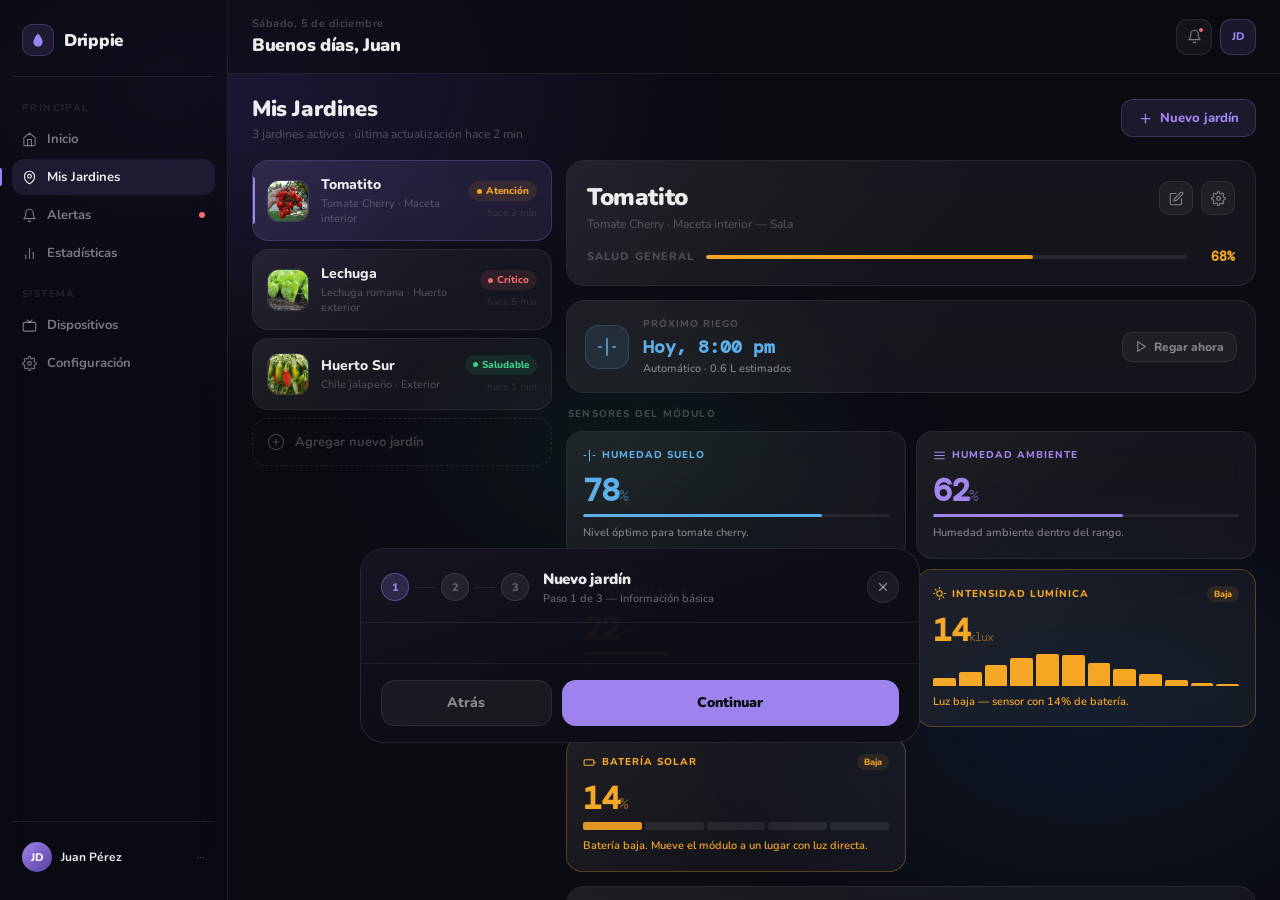
<file: dashboard/jardines.html>
<!DOCTYPE html>
<html lang="es">
<head>
<meta charset="UTF-8">
<meta name="viewport" content="width=device-width, initial-scale=1.0">
<link rel="stylesheet" href="style.css">
<link rel="stylesheet" href="style/jardines.css">
<title>Drippie – Mis Jardines</title>
</head>
<body>
<div class="bg-mesh"></div>
<div class="overlay" id="overlay" onclick="closeSidebar()"></div>

<div class="app">
<aside class="sidebar" id="sidebar">
    <div class="logo">
        <div class="logo-mark">
            <svg viewBox="0 0 24 24"><path d="M12 2C12 2 5 10 5 15a7 7 0 0014 0C19 10 12 2 12 2z"/></svg>
        </div>
        <span class="logo-name">Drippie</span>
    </div>

    <span class="nav-lbl">Principal</span>
    <button class="nav-item" onclick="window.location.href='dashboard.html'">
        <svg viewBox="0 0 24 24" fill="none" stroke-width="1.8" stroke-linecap="round" stroke-linejoin="round"><path d="M3 9l9-7 9 7v11a2 2 0 01-2 2H5a2 2 0 01-2-2z"/><polyline points="9 22 9 12 15 12 15 22"/></svg>
        Inicio
    </button>
    <button class="nav-item active">
        <svg viewBox="0 0 24 24" fill="none" stroke-width="1.8" stroke-linecap="round" stroke-linejoin="round"><path d="M12 22s-8-4.5-8-11.8A8 8 0 0112 2a8 8 0 018 8.2c0 7.3-8 11.8-8 11.8z"/><circle cx="12" cy="10" r="3"/></svg>
        Mis Jardines
    </button>
    <button class="nav-item" onclick="window.location.href='alertas.html'">
        <svg viewBox="0 0 24 24" fill="none" stroke-width="1.8" stroke-linecap="round" stroke-linejoin="round"><path d="M18 8A6 6 0 006 8c0 7-3 9-3 9h18s-3-2-3-9"/><path d="M13.73 21a2 2 0 01-3.46 0"/></svg>
        Alertas <span class="nav-pip"></span>
    </button>
    <button class="nav-item" onclick="window.location.href='estadisticas.html'">
        <svg viewBox="0 0 24 24" fill="none" stroke-width="1.8" stroke-linecap="round" stroke-linejoin="round"><line x1="18" y1="20" x2="18" y2="10"/><line x1="12" y1="20" x2="12" y2="4"/><line x1="6" y1="20" x2="6" y2="14"/></svg>
        Estadísticas
    </button>
    <span class="nav-lbl">Sistema</span>
    <button class="nav-item" onclick="window.location.href='dispositivos.html'">
        <svg viewBox="0 0 24 24" fill="none" stroke-width="1.8" stroke-linecap="round" stroke-linejoin="round"><rect x="2" y="7" width="20" height="14" rx="2"/><path d="M16 3l-4 4-4-4"/></svg>
        Dispositivos
    </button>
    <button class="nav-item" onclick="window.location.href='configuracion.html'">
        <svg viewBox="0 0 24 24" fill="none" stroke-width="1.8" stroke-linecap="round" stroke-linejoin="round"><circle cx="12" cy="12" r="3"/><path d="M19.4 15a1.65 1.65 0 00.33 1.82l.06.06a2 2 0 010 2.83 2 2 0 01-2.83 0l-.06-.06a1.65 1.65 0 00-1.82-.33 1.65 1.65 0 00-1 1.51V21a2 2 0 01-4 0v-.09A1.65 1.65 0 009 19.4a1.65 1.65 0 00-1.82.33l-.06.06a2 2 0 01-2.83-2.83l.06-.06A1.65 1.65 0 004.68 15a1.65 1.65 0 00-1.51-1H3a2 2 0 010-4h.09A1.65 1.65 0 004.6 9a1.65 1.65 0 00-.33-1.82l-.06-.06a2 2 0 012.83-2.83l.06.06A1.65 1.65 0 009 4.68a1.65 1.65 0 001-1.51V3a2 2 0 014 0v.09a1.65 1.65 0 001 1.51 1.65 1.65 0 001.82-.33l.06-.06a2 2 0 012.83 2.83l-.06.06A1.65 1.65 0 0019.4 9a1.65 1.65 0 001.51 1H21a2 2 0 010 4h-.09a1.65 1.65 0 00-1.51 1z"/></svg>
        Configuración
    </button>
    <div class="sidebar-foot">
        <div class="user-row">
            <div class="avatar">JD</div>
            <div class="user-meta"><div class="u-name">Juan Pérez</div></div>
            <span style="font-size:13px;color:var(--t3);">···</span>
        </div>
    </div>
</aside>

<div class="main">
    <header class="topbar">
        <button class="hamburger" onclick="toggleSidebar()"><span></span><span></span><span></span></button>
        <div class="tb-left">
            <div class="tb-eyebrow" id="topDate"></div>
            <div class="tb-title" id="topGreet"></div>
        </div>
        <div class="tb-right">
            <div class="icon-btn">
                <svg viewBox="0 0 24 24" fill="none" stroke-width="1.8" stroke-linecap="round" stroke-linejoin="round"><path d="M18 8A6 6 0 006 8c0 7-3 9-3 9h18s-3-2-3-9"/><path d="M13.73 21a2 2 0 01-3.46 0"/></svg>
                <div class="n-pip"></div>
            </div>
            <div class="icon-btn" style="background:var(--as);border-color:var(--ab);font-size:11px;font-weight:800;color:var(--accent);">JD</div>
        </div>
    </header>

    <div class="content">

        <!-- HEADER -->
        <div class="jardines-header">
            <div class="jardines-header-left">
                <h2>Mis Jardines</h2>
                <p id="jardines-count">3 jardines activos · última actualización hace 2 min</p>
            </div>
            <button class="btn-add">
                <svg viewBox="0 0 24 24" fill="none" stroke-width="2" stroke-linecap="round" stroke-linejoin="round"><line x1="12" y1="5" x2="12" y2="19"/><line x1="5" y1="12" x2="19" y2="12"/></svg>
                Nuevo jardín
            </button>
        </div>

        <!-- LAYOUT: LISTA + DETALLE -->
        <div class="jardines-layout">

            <!-- LISTA -->
            <div class="jardines-list" id="jardinesList">

                <div class="jardin-row active" onclick="selectJardin(0)" data-idx="0">
                    <div class="jr-icon">
                        <img src="/media/tomate.jpg" alt="">
                    </div>
                    <div class="jr-info">
                        <div class="jr-name">Tomatito</div>
                        <div class="jr-sub">Tomate Cherry · Maceta interior</div>
                    </div>
                    <div class="jr-status">
                        <span class="status-badge warn"><span class="sbdot"></span>Atención</span>
                        <span class="jr-last">hace 2 min</span>
                    </div>
                </div>

                <div class="jardin-row" onclick="selectJardin(1)" data-idx="1">
                    <div class="jr-icon">
                        <img src="/media/lechuga.webp" alt="">
                    </div>
                    <div class="jr-info">
                        <div class="jr-name">Lechuga</div>
                        <div class="jr-sub">Lechuga romana · Huerto exterior</div>
                    </div>
                    <div class="jr-status">
                        <span class="status-badge crit"><span class="sbdot"></span>Crítico</span>
                        <span class="jr-last">hace 5 min</span>
                    </div>
                </div>

                <div class="jardin-row" onclick="selectJardin(2)" data-idx="2">
                    <div class="jr-icon">
                        <img src="/media/jalapeño.jpg" alt="">
                    </div>
                    <div class="jr-info">
                        <div class="jr-name">Huerto Sur</div>
                        <div class="jr-sub">Chile jalapeño · Exterior</div>
                    </div>
                    <div class="jr-status">
                        <span class="status-badge ok"><span class="sbdot"></span>Saludable</span>
                        <span class="jr-last">hace 1 min</span>
                    </div>
                </div>

                <button class="add-row">
                    <svg viewBox="0 0 24 24" fill="none" stroke-width="1.5" stroke-linecap="round" stroke-linejoin="round"><circle cx="12" cy="12" r="10"/><line x1="12" y1="8" x2="12" y2="16"/><line x1="8" y1="12" x2="16" y2="12"/></svg>
                    Agregar nuevo jardín
                </button>

            </div>

            <!-- PANEL DETALLE -->
            <div class="jardin-detail" id="jardinDetail"></div>

        </div>
    </div>
</div>
</div>

<nav class="bottom-nav">
    <div class="bnav">
        <button class="bi" onclick="window.location.href='dashboard.html'">
            <svg viewBox="0 0 24 24" fill="none" stroke-width="1.8" stroke-linecap="round" stroke-linejoin="round"><path d="M3 9l9-7 9 7v11a2 2 0 01-2 2H5a2 2 0 01-2-2z"/><polyline points="9 22 9 12 15 12 15 22"/></svg>
            Inicio
        </button>
        <button class="bi active">
            <svg viewBox="0 0 24 24" fill="none" stroke-width="1.8" stroke-linecap="round" stroke-linejoin="round"><path d="M12 22s-8-4.5-8-11.8A8 8 0 0112 2a8 8 0 018 8.2c0 7.3-8 11.8-8 11.8z"/><circle cx="12" cy="10" r="3"/></svg>
            Jardines
        </button>
        <button class="bi" style="position:relative;" onclick="window.location.href='alertas.html'">
            <svg viewBox="0 0 24 24" fill="none" stroke-width="1.8" stroke-linecap="round" stroke-linejoin="round"><path d="M18 8A6 6 0 006 8c0 7-3 9-3 9h18s-3-2-3-9"/><path d="M13.73 21a2 2 0 01-3.46 0"/></svg>
            <span class="b-pip"></span>
            Alertas
        </button>
        <button class="bi">
            <svg viewBox="0 0 24 24" fill="none" stroke-width="1.8" stroke-linecap="round" stroke-linejoin="round"><path d="M20 21v-2a4 4 0 00-4-4H8a4 4 0 00-4 4v2"/><circle cx="12" cy="7" r="4"/></svg>
            Perfil
        </button>
    </div>
</nav>

<script src="script.js"></script>
<script src="script/jardines.js"></script>
</body>
</html>
</file>
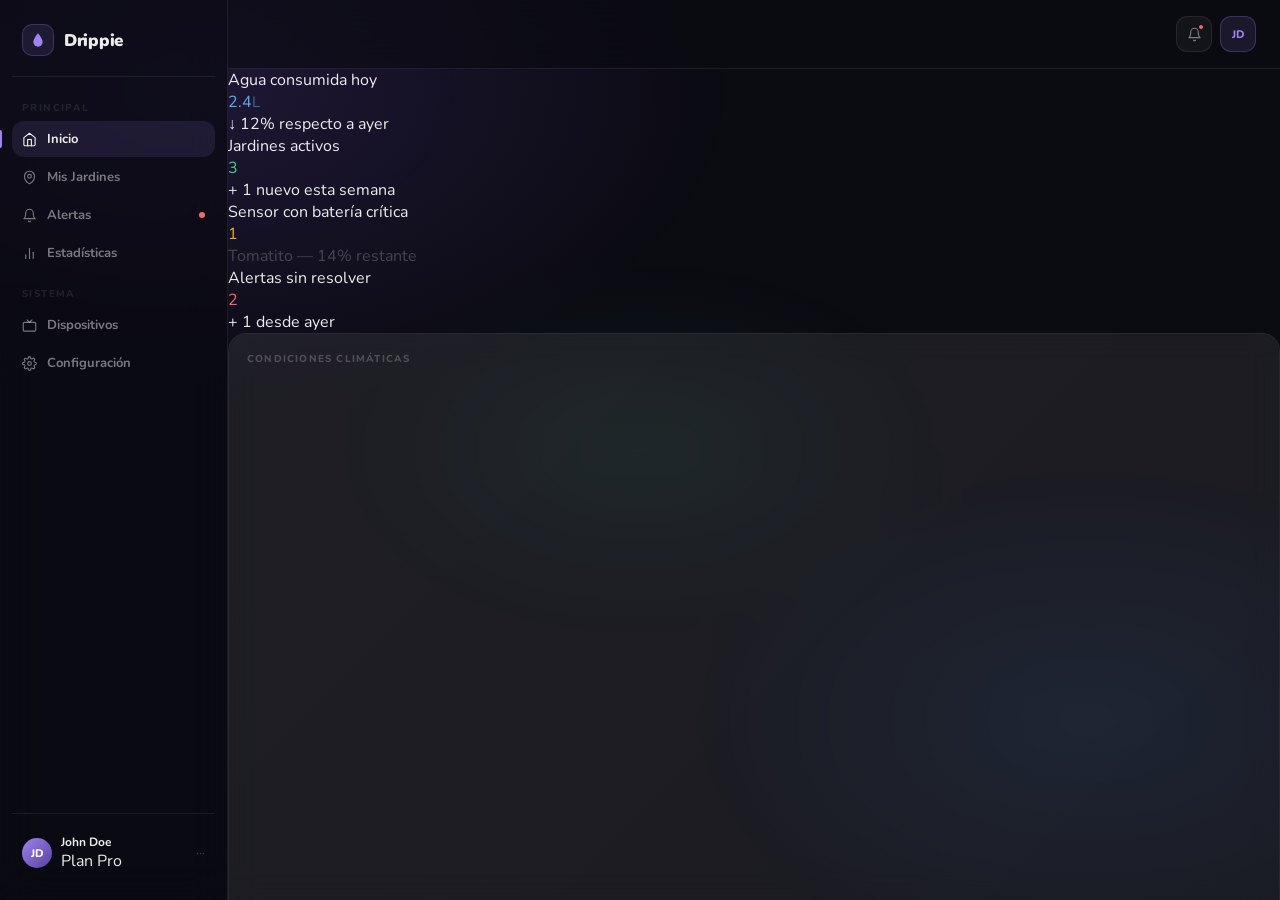
<file: dashboard/perfil.html>
<!DOCTYPE html>
<html lang="es">
<head>
<meta charset="UTF-8">
<meta name="viewport" content="width=device-width, initial-scale=1.0">
<link rel="stylesheet" href="style.css">
<title>Drippie</title>
</head>
<body>
<div class="bg-mesh"></div>
<div class="overlay" id="overlay" onclick="closeSidebar()"></div>

<div class="app">
<aside class="sidebar" id="sidebar">
    <div class="logo">
        <div class="logo-mark">
            <svg viewBox="0 0 24 24"><path d="M12 2C12 2 5 10 5 15a7 7 0 0014 0C19 10 12 2 12 2z"/></svg>
        </div>
        <span class="logo-name">Drippie</span>
    </div>

    <span class="nav-lbl">Principal</span>
    <button class="nav-item active" onclick="window.location.href = '#';">
        <svg viewBox="0 0 24 24" fill="none" stroke-width="1.8" stroke-linecap="round" stroke-linejoin="round"><path d="M3 9l9-7 9 7v11a2 2 0 01-2 2H5a2 2 0 01-2-2z"/><polyline points="9 22 9 12 15 12 15 22"/></svg>
        Inicio
    </button>
    <button class="nav-item" onclick="window.location.href = 'jardines.html';">
        <svg viewBox="0 0 24 24" fill="none" stroke-width="1.8" stroke-linecap="round" stroke-linejoin="round"><path d="M12 22s-8-4.5-8-11.8A8 8 0 0112 2a8 8 0 018 8.2c0 7.3-8 11.8-8 11.8z"/><circle cx="12" cy="10" r="3"/></svg>
        Mis Jardines
    </button>
    <button class="nav-item">
        <svg viewBox="0 0 24 24" fill="none" stroke-width="1.8" stroke-linecap="round" stroke-linejoin="round"><path d="M18 8A6 6 0 006 8c0 7-3 9-3 9h18s-3-2-3-9"/><path d="M13.73 21a2 2 0 01-3.46 0"/></svg>
        Alertas
        <span class="nav-pip"></span>
    </button>
    <button class="nav-item">
        <svg viewBox="0 0 24 24" fill="none" stroke-width="1.8" stroke-linecap="round" stroke-linejoin="round"><line x1="18" y1="20" x2="18" y2="10"/><line x1="12" y1="20" x2="12" y2="4"/><line x1="6" y1="20" x2="6" y2="14"/></svg>
        Estadísticas
    </button>

    <span class="nav-lbl">Sistema</span>
    <button class="nav-item">
        <svg viewBox="0 0 24 24" fill="none" stroke-width="1.8" stroke-linecap="round" stroke-linejoin="round"><rect x="2" y="7" width="20" height="14" rx="2"/><path d="M16 3l-4 4-4-4"/></svg>
        Dispositivos
    </button>
    <button class="nav-item">
        <svg viewBox="0 0 24 24" fill="none" stroke-width="1.8" stroke-linecap="round" stroke-linejoin="round"><circle cx="12" cy="12" r="3"/><path d="M19.4 15a1.65 1.65 0 00.33 1.82l.06.06a2 2 0 010 2.83 2 2 0 01-2.83 0l-.06-.06a1.65 1.65 0 00-1.82-.33 1.65 1.65 0 00-1 1.51V21a2 2 0 01-4 0v-.09A1.65 1.65 0 009 19.4a1.65 1.65 0 00-1.82.33l-.06.06a2 2 0 01-2.83-2.83l.06-.06A1.65 1.65 0 004.68 15a1.65 1.65 0 00-1.51-1H3a2 2 0 010-4h.09A1.65 1.65 0 004.6 9a1.65 1.65 0 00-.33-1.82l-.06-.06a2 2 0 012.83-2.83l.06.06A1.65 1.65 0 009 4.68a1.65 1.65 0 001-1.51V3a2 2 0 014 0v.09a1.65 1.65 0 001 1.51 1.65 1.65 0 001.82-.33l.06-.06a2 2 0 012.83 2.83l-.06.06A1.65 1.65 0 0019.4 9a1.65 1.65 0 001.51 1H21a2 2 0 010 4h-.09a1.65 1.65 0 00-1.51 1z"/></svg>
        Configuración
    </button>

    <div class="sidebar-foot">
        <div class="user-row">
            <div class="avatar">JD</div>
            <div class="user-meta">
                <div class="u-name">John Doe</div>
                <div class="u-sub">Plan Pro</div>
            </div>
            <span style="font-size:13px;color:var(--t3);">···</span>
        </div>
    </div>
</aside>

<div class="main">
    <header class="topbar">
        <button class="hamburger" onclick="toggleSidebar()"><span></span><span></span><span></span></button>
        <div class="tb-left">
            <div class="tb-eyebrow" id="topDate"></div>
            <div class="tb-title" id="topGreet"></div>
        </div>
        <div class="tb-right">
            <div class="icon-btn">
                <svg viewBox="0 0 24 24" fill="none" stroke-width="1.8" stroke-linecap="round" stroke-linejoin="round"><path d="M18 8A6 6 0 006 8c0 7-3 9-3 9h18s-3-2-3-9"/><path d="M13.73 21a2 2 0 01-3.46 0"/></svg>
                <div class="n-pip"></div>
            </div>
            <div class="icon-btn" style="background:var(--as);border-color:var(--ab);font-size:11px;font-weight:800;color:var(--accent);">JD</div>
        </div>
    </header>

    <div class="content">

        <!-- STATS -->
        <div class="stats-row">
            <div class="stat-pill">
                <div class="sp-label">Agua consumida hoy</div>
                <div class="sp-value" style="color:var(--blue)">2.4<span style="font-size:15px;opacity:.55">L</span></div>
                <div class="sp-delta d-neg">↓ 12% respecto a ayer</div>
                <div class="sp-bar" style="background:var(--blue);opacity:.25;"></div>
            </div>
            <div class="stat-pill">
                <div class="sp-label">Jardines activos</div>
                <div class="sp-value" style="color:var(--green)">3</div>
                <div class="sp-delta d-pos">+ 1 nuevo esta semana</div>
                <div class="sp-bar" style="background:var(--green);opacity:.25;"></div>
            </div>
            <div class="stat-pill">
                <div class="sp-label">Sensor con batería crítica</div>
                <div class="sp-value" style="color:var(--amber)">1</div>
                <div class="sp-delta" style="color:var(--t3)">Tomatito — 14% restante</div>
                <div class="sp-bar" style="background:var(--amber);opacity:.25;"></div>
            </div>
            <div class="stat-pill">
                <div class="sp-label">Alertas sin resolver</div>
                <div class="sp-value" style="color:var(--red)">2</div>
                <div class="sp-delta d-neg">+ 1 desde ayer</div>
                <div class="sp-bar" style="background:var(--red);opacity:.25;"></div>
            </div>
        </div>

        <!-- WEATHER -->
        <div class="card weather-card">
            <div class="card-eye">Condiciones climáticas</div>
            <div class="w-top">
                <div>
                    <div class="w-loc">
                        <svg viewBox="0 0 24 24" fill="none" stroke-width="2" stroke-linecap="round" stroke-linejoin="round"><path d="M21 10c0 7-9 13-9 13s-9-6-9-13a9 9 0 0118 0z"/><circle cx="12" cy="10" r="3"/></svg>
                        Navojoa, Sonora, México
                    </div>
                    <div class="w-temp">24°</div>
                    <div class="w-desc">Soleado · Sensación térmica 28°</div>
                    <div class="riego-pill ok"><span class="rdot"></span>Condiciones ideales · sin riego en 3 h</div>
                </div>
                <div class="w-icon">
                    <svg viewBox="0 0 24 24" fill="none" stroke-width="1.5" stroke-linecap="round" stroke-linejoin="round"><circle cx="12" cy="12" r="5"/><line x1="12" y1="1" x2="12" y2="3"/><line x1="12" y1="21" x2="12" y2="23"/><line x1="4.22" y1="4.22" x2="5.64" y2="5.64"/><line x1="18.36" y1="18.36" x2="19.78" y2="19.78"/><line x1="1" y1="12" x2="3" y2="12"/><line x1="21" y1="12" x2="23" y2="12"/><line x1="4.22" y1="19.78" x2="5.64" y2="18.36"/><line x1="18.36" y1="5.64" x2="19.78" y2="4.22"/></svg>
                </div>
            </div>
            <div class="w-grid">
                <div class="wg">
                    <svg viewBox="0 0 24 24" fill="none" stroke-width="1.8" stroke-linecap="round" stroke-linejoin="round"><path d="M12 2v20M5 12H2M22 12h-3"/></svg>
                    <div class="wg-val" style="color:var(--blue)">65%</div><div class="wg-lbl">Humedad</div>
                </div>
                <div class="wg">
                    <svg viewBox="0 0 24 24" fill="none" stroke-width="1.8" stroke-linecap="round" stroke-linejoin="round"><path d="M9.59 4.59A2 2 0 1111 8H2m10.59 11.41A2 2 0 1014 16H2m15.73-8.27A2.5 2.5 0 1119.5 12H2"/></svg>
                    <div class="wg-val">12 km/h</div><div class="wg-lbl">Viento</div>
                </div>
                <div class="wg">
                    <svg viewBox="0 0 24 24" fill="none" stroke-width="1.8" stroke-linecap="round" stroke-linejoin="round"><circle cx="12" cy="12" r="5"/><line x1="12" y1="1" x2="12" y2="3"/><line x1="12" y1="21" x2="12" y2="23"/><line x1="4.22" y1="4.22" x2="5.64" y2="5.64"/><line x1="18.36" y1="18.36" x2="19.78" y2="19.78"/><line x1="1" y1="12" x2="3" y2="12"/><line x1="21" y1="12" x2="23" y2="12"/></svg>
                    <div class="wg-val" style="color:var(--amber)">UV 6</div><div class="wg-lbl">Índice UV</div>
                </div>
                <div class="wg">
                    <svg viewBox="0 0 24 24" fill="none" stroke-width="1.8" stroke-linecap="round" stroke-linejoin="round"><polyline points="22 12 18 12 15 21 9 3 6 12 2 12"/></svg>
                    <div class="wg-val" style="color:var(--green)">Ideal</div><div class="wg-lbl">Cond. riego</div>
                </div>
            </div>
        </div>

        <!-- ALERTAS -->
        <div class="card alerts-card">
            <div class="card-eye">Alertas activas <a href="#">Ver todas</a></div>
            <div class="alert-row">
                <div class="alert-mark" style="background:var(--amber);"></div>
                <div class="alert-body">
                    <div class="a-title">Tomatito — batería baja</div>
                    <div class="a-desc">El sensor no recibe suficiente luz solar. Se recomienda reubicar el módulo.</div>
                    <div class="a-time">Hace 23 min</div>
                </div>
            </div>
            <div class="alert-row">
                <div class="alert-mark" style="background:var(--red);"></div>
                <div class="alert-body">
                    <div class="a-title">Lechuga — sin fuente de agua</div>
                    <div class="a-desc">El módulo puede haberse quedado sin suministro. Verifica la línea.</div>
                    <div class="a-time">Hoy, 6:37 pm</div>
                </div>
            </div>
            <div class="alert-row">
                <div class="alert-mark" style="background:var(--green);"></div>
                <div class="alert-body">
                    <div class="a-title">Huerto Sur — riego completado</div>
                    <div class="a-desc">0.8 L aplicados en el ciclo programado sin incidencias.</div>
                    <div class="a-time">Hoy, 7:00 am</div>
                </div>
            </div>
        </div>

        <!-- JARDINES -->
        <div class="card jardines-card">
            <div class="card-eye">Mis Jardines <a href="#">+ Agregar</a></div>
            <div class="jardines-grid">

                <div class="jardin-tile">
                    <div class="jthumb">
                        <svg viewBox="0 0 24 24" fill="none" stroke-width="1.5" stroke-linecap="round" stroke-linejoin="round"><circle cx="12" cy="12" r="4"/><path d="M12 8V4M12 20v-4M8 12H4M20 12h-4"/></svg>
                        <div class="jsbadge" style="background:var(--amber);"></div>
                    </div>
                    <div class="jbody">
                        <div class="j-name">Tomatito</div>
                        <div class="j-type">Tomate Cherry · Maceta</div>
                        <div class="j-metrics">
                            <div class="jm">
                                <svg viewBox="0 0 24 24" fill="none" stroke="var(--blue)" stroke-width="2" stroke-linecap="round" stroke-linejoin="round"><path d="M12 2v20"/></svg>
                                <div class="jm-track"><div class="jm-fill" style="width:78%;background:var(--blue);"></div></div>
                                <span class="jm-val" style="color:var(--blue)">78%</span>
                            </div>
                            <div class="jm">
                                <svg viewBox="0 0 24 24" fill="none" stroke="var(--amber)" stroke-width="2" stroke-linecap="round" stroke-linejoin="round"><circle cx="12" cy="12" r="4"/></svg>
                                <div class="jm-track"><div class="jm-fill" style="width:60%;background:var(--amber);"></div></div>
                                <span class="jm-val" style="color:var(--amber)">22°C</span>
                            </div>
                        </div>
                    </div>
                </div>

                <div class="jardin-tile">
                    <div class="jthumb">
                        <svg viewBox="0 0 24 24" fill="none" stroke-width="1.5" stroke-linecap="round" stroke-linejoin="round"><path d="M17 8C8 10 5.9 16.17 3.82 19.2M9.5 9.4c.73-2.27 2.73-4.07 5.5-4.07 3.5 0 6 3 6 6.6 0 6.07-7 10.07-9 11.07"/></svg>
                        <div class="jsbadge" style="background:var(--red);"></div>
                    </div>
                    <div class="jbody">
                        <div class="j-name">Lechuga</div>
                        <div class="j-type">Lechuga romana · Huerto</div>
                        <div class="j-metrics">
                            <div class="jm">
                                <svg viewBox="0 0 24 24" fill="none" stroke="var(--red)" stroke-width="2" stroke-linecap="round" stroke-linejoin="round"><path d="M12 2v20"/></svg>
                                <div class="jm-track"><div class="jm-fill" style="width:12%;background:var(--red);"></div></div>
                                <span class="jm-val" style="color:var(--red)">12%</span>
                            </div>
                            <div class="jm">
                                <svg viewBox="0 0 24 24" fill="none" stroke="var(--amber)" stroke-width="2" stroke-linecap="round" stroke-linejoin="round"><circle cx="12" cy="12" r="4"/></svg>
                                <div class="jm-track"><div class="jm-fill" style="width:45%;background:var(--amber);"></div></div>
                                <span class="jm-val" style="color:var(--amber)">19°C</span>
                            </div>
                        </div>
                    </div>
                </div>

                <div class="jardin-tile">
                    <div class="jthumb">
                        <svg viewBox="0 0 24 24" fill="none" stroke-width="1.5" stroke-linecap="round" stroke-linejoin="round"><path d="M12 22V12M12 12C12 12 7 10 7 5a5 5 0 0110 0c0 5-5 7-5 7z"/></svg>
                        <div class="jsbadge" style="background:var(--green);"></div>
                    </div>
                    <div class="jbody">
                        <div class="j-name">Huerto Sur</div>
                        <div class="j-type">Chile jalapeño · Exterior</div>
                        <div class="j-metrics">
                            <div class="jm">
                                <svg viewBox="0 0 24 24" fill="none" stroke="var(--blue)" stroke-width="2" stroke-linecap="round" stroke-linejoin="round"><path d="M12 2v20"/></svg>
                                <div class="jm-track"><div class="jm-fill" style="width:61%;background:var(--blue);"></div></div>
                                <span class="jm-val" style="color:var(--blue)">61%</span>
                            </div>
                            <div class="jm">
                                <svg viewBox="0 0 24 24" fill="none" stroke="var(--amber)" stroke-width="2" stroke-linecap="round" stroke-linejoin="round"><circle cx="12" cy="12" r="4"/></svg>
                                <div class="jm-track"><div class="jm-fill" style="width:72%;background:var(--amber);"></div></div>
                                <span class="jm-val" style="color:var(--amber)">25°C</span>
                            </div>
                        </div>
                    </div>
                </div>

                <div class="add-tile">
                    <svg viewBox="0 0 24 24" fill="none" stroke-width="1.5" stroke-linecap="round" stroke-linejoin="round"><circle cx="12" cy="12" r="10"/><line x1="12" y1="8" x2="12" y2="16"/><line x1="8" y1="12" x2="16" y2="12"/></svg>
                    <span>Nuevo jardín</span>
                </div>

            </div>
        </div>

        <!-- RECOMENDACIONES -->
        <div class="card reco-card">
            <div class="card-eye">Recomendaciones</div>
            <div class="reco-row">
                <div class="reco-icon" style="background:var(--gs);border:1px solid rgba(62,207,142,.14);">
                    <svg viewBox="0 0 24 24" fill="none" stroke="var(--green)" stroke-width="1.8" stroke-linecap="round" stroke-linejoin="round"><path d="M12 22V12M12 12C12 12 7 10 7 5a5 5 0 0110 0c0 5-5 7-5 7z"/></svg>
                </div>
                <div>
                    <div class="r-title">Temporada ideal para chiles</div>
                    <div class="r-desc">Condiciones perfectas para jalapeños esta semana. Considera ampliar el Huerto Sur.</div>
                </div>
            </div>
            <div class="reco-row">
                <div class="reco-icon" style="background:var(--ams);border:1px solid rgba(245,166,35,.14);">
                    <svg viewBox="0 0 24 24" fill="none" stroke="var(--amber)" stroke-width="1.8" stroke-linecap="round" stroke-linejoin="round"><circle cx="12" cy="12" r="5"/><line x1="12" y1="1" x2="12" y2="3"/><line x1="12" y1="21" x2="12" y2="23"/><line x1="4.22" y1="4.22" x2="5.64" y2="5.64"/><line x1="18.36" y1="18.36" x2="19.78" y2="19.78"/><line x1="1" y1="12" x2="3" y2="12"/><line x1="21" y1="12" x2="23" y2="12"/></svg>
                </div>
                <div>
                    <div class="r-title">Mueve Tomatito</div>
                    <div class="r-desc">Reubica el módulo a un área con más sol directo para mejorar la carga del sensor.</div>
                </div>
            </div>
            <div class="reco-row">
                <div class="reco-icon" style="background:var(--bs);border:1px solid rgba(91,173,234,.14);">
                    <svg viewBox="0 0 24 24" fill="none" stroke="var(--blue)" stroke-width="1.8" stroke-linecap="round" stroke-linejoin="round"><path d="M12 22s-8-4.5-8-11.8A8 8 0 0112 2a8 8 0 018 8.2c0 7.3-8 11.8-8 11.8z"/></svg>
                </div>
                <div>
                    <div class="r-title">Reduce riego nocturno</div>
                    <div class="r-desc">Con 65% de humedad, puedes bajar el ciclo nocturno en Huerto Sur un 20%.</div>
                </div>
            </div>
        </div>

    </div>
</div>
</div>

<nav class="bottom-nav">
    <div class="bnav">
        <button class="bi" onclick="window.location.href = 'dashboard.html';">
            <svg viewBox="0 0 24 24" fill="none" stroke-width="1.8" stroke-linecap="round" stroke-linejoin="round"><path d="M3 9l9-7 9 7v11a2 2 0 01-2 2H5a2 2 0 01-2-2z"/><polyline points="9 22 9 12 15 12 15 22"/></svg>
            Inicio
        </button>
        <button class="bi">
            <svg viewBox="0 0 24 24" fill="none" stroke-width="1.8" stroke-linecap="round" stroke-linejoin="round"><path d="M12 22s-8-4.5-8-11.8A8 8 0 0112 2a8 8 0 018 8.2c0 7.3-8 11.8-8 11.8z"/><circle cx="12" cy="10" r="3"/></svg>
            Jardines
        </button>
        <button class="bi" style="position:relative;">
            <svg viewBox="0 0 24 24" fill="none" stroke-width="1.8" stroke-linecap="round" stroke-linejoin="round"><path d="M18 8A6 6 0 006 8c0 7-3 9-3 9h18s-3-2-3-9"/><path d="M13.73 21a2 2 0 01-3.46 0"/></svg>
            <span class="b-pip"></span>
            Alertas
        </button>
        <button class="bi active">
            <svg viewBox="0 0 24 24" fill="none" stroke-width="1.8" stroke-linecap="round" stroke-linejoin="round"><path d="M20 21v-2a4 4 0 00-4-4H8a4 4 0 00-4 4v2"/><circle cx="12" cy="7" r="4"/></svg>
            Perfil
        </button>
    </div>
</nav>

<script>
</script>
</body>
</html>
</file>
<file: style.css>
@font-face {
    font-family: 'Poppins';
    src: url(fonts/Poppins/Poppins-Regular.ttf);
}

* { padding: 0; 
    margin: 0; 
    box-sizing: border-box; 
    font-family: 'Poppins', sans-serif; }

html, body {
    height: 100%;
    overflow: hidden;
    background-color: #11111A;
    font-family: 'Poppins', sans-serif;
}

/* ── ORBES DE FONDO ── */
.bg-orbs {
    position: fixed;
    inset: 0;
    pointer-events: none;
    z-index: 0;
    overflow: hidden;
}
.orb {
    position: absolute;
    border-radius: 50%;
    filter: blur(90px);
    opacity: 0;
    transition: opacity 0.7s ease, transform 0.7s ease;
}
.orb-1 { width: 320px; height: 320px; top: -80px; left: -80px; }
.orb-2 { width: 260px; height: 260px; bottom: 80px; right: -60px; }
.orb-3 { width: 200px; height: 200px; top: 40%; left: 50%; transform: translateX(-50%); }

/* ── CONTENEDOR PRINCIPAL ── */
#home-container {
    position: relative;
    z-index: 1;
    height: 100dvh;
    display: flex;
    flex-direction: column;
    overflow: hidden;
}

/* ── CARRUSEL ── */
.carousel-track-wrapper {
    flex: 1;
    overflow: hidden;
    position: relative;
}
.carousel-track {
    display: flex;
    height: 100%;
    transition: transform 0.55s cubic-bezier(0.65, 0, 0.35, 1);
    will-change: transform;
}

/* ── SLIDE ── */
.home-card {
    min-width: 100%;
    height: 100%;
    display: flex;
    flex-direction: column;
    align-items: center;
    justify-content: center;
    padding: 40px 32px 20px;
    gap: 0;
    text-align: center;
}

/* ── ICONO CONTAINER ── */
.icon-wrapper {
    position: relative;
    width: 120px;
    height: 120px;
    margin-bottom: 40px;
    display: flex;
    align-items: center;
    justify-content: center;
}

/* Blur grande detrás del icono */
.icon-glow {
    position: absolute;
    inset: -30px;
    border-radius: 50%;
    filter: blur(36px);
    opacity: 0.3;
    z-index: 0;
}

/* CNTENEDOR ICONO */
.icon-glass {
    position: relative;
    z-index: 1;
    width: 100px;
    height: 100px;
    border-radius: 32px;
    display: flex;
    align-items: center;
    justify-content: center;
    border: 1px solid rgba(255, 255, 255, 0.041);
}
.icon-glass img {
    width: 52px;
    height: 52px;
    object-fit: contain;
    filter: drop-shadow(0 4px 16px rgba(0,0,0,0.4));
    filter: invert(90%) sepia(20%) saturate(1000%) hue-rotate(200deg) brightness(100%) contrast(108%);
}

/* ── TEXTO ── */
.card-text h3 {
    font-size: 26px;
    font-weight: 800;
    color: #fff;
    margin-bottom: 14px;
    line-height: 1.2;
}
.card-text span {
    font-size: 15px;
    font-weight: 400;
    color: rgba(255,255,255,0.55);
    line-height: 1.65;
    max-width: 280px;
    display: block;
    margin: 0 auto;
}

/* ── COLORES POR SLIDE ── */
.riego     .icon-glass { background: rgba(157, 131, 237, 0.18); }
.riego     .icon-glow  { background: #9d83ed; }

.monitoreo .icon-glass { background: rgba(45, 200, 155, 0.18); }
.monitoreo .icon-glow  { background: #2dc89b; }

.wifi      .icon-glass { background: rgba(255, 171, 64, 0.18); }
.wifi      .icon-glow  { background: #ffab40; }

.nube      .icon-glass { background: rgba(82, 182, 255, 0.18); }
.nube      .icon-glow  { background: #52b6ff; }

/* Orbe de fondo por slide */
.riego-orbs     .orb-1 { background: #7c5fc7; opacity: 0.35; }
.riego-orbs     .orb-2 { background: #4a3a99; opacity: 0.25; }
.riego-orbs     .orb-3 { background: #9d83ed; opacity: 0.18; }

.monitoreo-orbs .orb-1 { background: #1a8f6e; opacity: 0.35; }
.monitoreo-orbs .orb-2 { background: #0d6650; opacity: 0.25; }
.monitoreo-orbs .orb-3 { background: #2dc89b; opacity: 0.18; }

.wifi-orbs      .orb-1 { background: #c97a1a; opacity: 0.30; }
.wifi-orbs      .orb-2 { background: #9e5e0e; opacity: 0.22; }
.wifi-orbs      .orb-3 { background: #ffab40; opacity: 0.16; }

.nube-orbs      .orb-1 { background: #1a6fa8; opacity: 0.30; }
.nube-orbs      .orb-2 { background: #0d4e7a; opacity: 0.22; }
.nube-orbs      .orb-3 { background: #52b6ff; opacity: 0.16; }

/* ── PUNTOS INDICADORES ── */
.dots {
    display: flex;
    justify-content: center;
    gap: 8px;
    padding: 14px 0 10px;
}
.dot {
    width: 8px;
    height: 8px;
    border-radius: 50%;
    background: rgba(255,255,255,0.2);
    transition: all 0.35s ease;
}
.dot.active {
    width: 24px;
    border-radius: 4px;
    background: #9d83ed;
}

/* ── BOTONES ── */
.home-buttons {
    padding: 0 16px 40px;
    display: flex;
    flex-direction: column;
    align-items: center;
    gap: 4px;
}
.btn-next {
    background: #9d83ed;
    color: #11111A;
    font-family: 'Nunito', sans-serif;
    font-size: 17px;
    font-weight: 700;
    height: 52px;
    width: 100%;
    border: none;
    border-radius: 18px;
    cursor: pointer;
    transition: transform 0.15s ease, background 0.2s ease;
    letter-spacing: 0.01em;
}
.btn-next:active { transform: scale(0.97); }
.btn-next.finishing {
    background: #7c5fc7;
}
.btn-skip {
    background: transparent;
    border: none;
    color: rgba(255,255,255,0.35);
    font-family: 'Nunito', sans-serif;
    font-size: 15px;
    font-weight: 600;
    padding: 10px 20px;
    cursor: pointer;
    transition: color 0.2s;
}
.btn-skip:hover { color: rgba(255,255,255,0.6); }

/* ── ANIMACIÓN ENTRADA DE SLIDE ── */
@keyframes slideContentIn {
    from { opacity: 0; transform: translateY(22px); }
    to   { opacity: 1; transform: translateY(0); }
}
.home-card.active .icon-wrapper,
.home-card.active .card-text {
    animation: slideContentIn 0.5s ease both;
}
.home-card.active .card-text {
    animation-delay: 0.08s;
}
</file>
<file: auth/style.css>
@font-face {
    font-family: 'Poppins';
    src: url('/fonts/Poppins/Poppins-Regular.ttf');
}

* { padding: 0; margin: 0; box-sizing: border-box; font-family: 'Poppins', sans-serif;}

html, body {
    height: 100%;
    background-color: #11111A;
    color: #fff;
    overflow: hidden;
}

.bg-orbs {
    position: fixed;
    inset: 0;
    pointer-events: none;
    z-index: 0;
    overflow: hidden;
}

.orb {
    position: absolute;
    border-radius: 50%;
    filter: blur(90px);
}

.orb-1 { width: 280px; height: 280px; top: -60px; left: -80px; background: #7c5fc7; opacity: 0.28; }
.orb-2 { width: 220px; height: 220px; bottom: 60px; right: -50px; background: #4a3a99; opacity: 0.22; }
.orb-3 { width: 180px; height: 180px; top: 45%; left: 55%; background: #9d83ed; opacity: 0.14; }

.screen {
    position: relative;
    z-index: 1;
    height: 100dvh;
    display: flex;
    flex-direction: column;
    overflow-y: auto;
    overflow-x: hidden;
}

.auth-header {
    display: flex;
    align-items: center;
    gap: 10px;
    padding: 52px 24px 0;
    margin-bottom: 36px;
}

.logo-icon {
    width: 40px;
    height: 40px;
    border-radius: 12px;
    background: rgba(157, 131, 237, 0.2);
    border: 1px solid rgba(157, 131, 237, 0.35);
    display: flex;
    align-items: center;
    justify-content: center;
    font-size: 20px;
}

.logo-name {
    font-size: 22px;
    font-weight: 800;
    color: #fff;
    letter-spacing: -0.3px;
}

.form-area {
    margin: auto;
    max-width: 700px;
    min-width: 700px;
    flex: 1;
    padding: 0 24px 40px;
    display: flex;
    flex-direction: column;
}

.form-title {
    font-size: 28px;
    font-weight: 800;
    color: #fff;
    margin-bottom: 6px;
    letter-spacing: -0.4px;
}

.form-subtitle {
    font-size: 14px;
    color: rgba(255,255,255,0.42);
    margin-bottom: 32px;
    font-weight: 600;
}

.tabs {
    display: flex;
    background: rgba(255,255,255,0.06);
    border-radius: 14px;
    padding: 4px;
    margin-bottom: 28px;
}
.tab {
    flex: 1;
    text-align: center;
    padding: 10px 0;
    font-size: 14px;
    font-weight: 700;
    border-radius: 10px;
    cursor: pointer;
    transition: all 0.28s ease;
    color: rgba(255,255,255,0.38);
    border: none;
    background: transparent;
}
.tab.active {
    background: rgba(157, 131, 237, 0.22);
    color: #c4b2f7;
    border: 1px solid rgba(157,131,237,0.3);
}

.field {
    margin-bottom: 16px;
}
.field label {
    display: block;
    font-size: 13px;
    font-weight: 700;
    color: rgba(255,255,255,0.55);
    margin-bottom: 8px;
    letter-spacing: 0.02em;
}
.field-wrap {
    position: relative;
}
.field input {
    width: 100%;
    height: 52px;
    background: rgba(255,255,255,0.06);
    border: 1px solid rgba(255,255,255,0.1);
    border-radius: 16px;
    color: #fff;
    font-size: 15px;
    font-weight: 600;
    padding: 0 48px 0 18px;
    outline: none;
    transition: border-color 0.2s, background 0.2s;
}
.field input::placeholder { color: rgba(255,255,255,0.22); font-weight: 400; }
.field input:focus {
    border-color: rgba(157,131,237,0.6);
    background: rgba(157,131,237,0.08);
}
.field-icon {
    position: absolute;
    right: 16px;
    top: 50%;
    transform: translateY(-50%);
    font-size: 18px;
    color: rgba(255,255,255,0.25);
    cursor: pointer;
    user-select: none;
    line-height: 1;
}

.forgot {
    text-align: right;
    margin-top: -8px;
    margin-bottom: 20px;
}
.forgot a {
    font-size: 13px;
    font-weight: 600;
    color: #9d83ed;
    text-decoration: none;
}

.terms {
    font-size: 12px;
    color: rgba(255,255,255,0.3);
    text-align: center;
    margin-bottom: 24px;
    line-height: 1.6;
    font-weight: 600;
}
.terms a { color: rgba(157,131,237,0.8); text-decoration: none; }

.btn-primary {
    width: 100%;
    height: 52px;
    background: #9d83ed;
    border: none;
    border-radius: 18px;
    color: #11111A;
    font-size: 17px;
    font-weight: 800;
    cursor: pointer;
    letter-spacing: 0.01em;
    transition: transform 0.15s, background 0.2s;
    margin-bottom: 20px;
}
.btn-primary:active { transform: scale(0.97); background: #8a70d8; }

.divider {
    display: flex;
    align-items: center;
    gap: 12px;
    margin-bottom: 20px;
}
.divider::before, .divider::after {
    content: '';
    flex: 1;
    height: 1px;
    background: rgba(255,255,255,0.1);
}
.divider span {
    font-size: 12px;
    font-weight: 700;
    color: rgba(255,255,255,0.25);
}

.btn-google {
    width: 100%;
    height: 52px;
    background: rgba(255,255,255,0.05);
    border: 1px solid rgba(255,255,255,0.1);
    border-radius: 18px;
    color: rgba(255,255,255,0.7);
    font-size: 15px;
    font-weight: 700;
    cursor: pointer;
    display: flex;
    align-items: center;
    justify-content: center;
    gap: 10px;
    transition: background 0.2s, border-color 0.2s;
    margin-bottom: 28px;
}
.btn-google:hover { background: rgba(255,255,255,0.09); border-color: rgba(255,255,255,0.18); }
.google-icon {
    width: 20px;
    height: 20px;
}

.switch-link {
    text-align: center;
    font-size: 14px;
    font-weight: 600;
    color: rgba(255,255,255,0.35);
}
.switch-link button {
    background: none;
    border: none;
    color: #9d83ed;
    font-size: 14px;
    font-weight: 700;
    cursor: pointer;
    padding: 0;
}

.panel { display: none; }
.panel.active { display: contents; }

@keyframes fadeUp {
    from { opacity: 0; transform: translateY(16px); }
    to   { opacity: 1; transform: translateY(0); }
}
.form-area {
    animation: fadeUp 0.45s ease both;
}
</file>
<file: dashboard/style.css>
/* ══════════════════════════════════════════
   DRIPPIE — style.css  (global compartido)
   Sidebar · Topbar · Bottom Nav · Overlay
   Fuentes · Variables · Reset
══════════════════════════════════════════ */

@import url('https://fonts.googleapis.com/css2?family=Nunito:wght@400;600;700;800;900&family=DM+Mono:wght@400;500&display=swap');

/* ── VARIABLES ── */
:root {
    --bg:     #0b0b12;
    --glass:  rgba(255,255,255,0.045);
    --glass-h:rgba(255,255,255,0.07);
    --gb:     rgba(255,255,255,0.08);
    --gb-h:   rgba(255,255,255,0.14);
    --accent: #9d83ed;
    --as:     rgba(157,131,237,0.12);
    --ab:     rgba(157,131,237,0.25);
    --green:  #3ecf8e;
    --gs:     rgba(62,207,142,0.1);
    --amber:  #f5a623;
    --ams:    rgba(245,166,35,0.1);
    --red:    #f06b6b;
    --rs:     rgba(240,107,107,0.1);
    --blue:   #5badea;
    --bs:     rgba(91,173,234,0.1);
    --t1:     rgba(255,255,255,0.92);
    --t2:     rgba(255,255,255,0.45);
    --t3:     rgba(255,255,255,0.22);
    --t4:     rgba(255,255,255,0.09);
    --r:      18px;
    --sw:     228px;
}

/* ── RESET ── */
*, *::before, *::after { margin: 0; padding: 0; box-sizing: border-box; }

html, body {
    height: 100%;
    background: var(--bg);
    color: var(--t1);
    overflow: hidden;
    font-family: 'Nunito', sans-serif;
}

/* ── FONDO MESH ── */
.bg-mesh {
    position: fixed; inset: 0; pointer-events: none; z-index: 0;
}
.bg-mesh::before {
    content: ''; position: absolute; inset: 0;
    background:
        radial-gradient(ellipse 60% 50% at 15% 10%, rgba(120,80,220,0.18) 0%, transparent 70%),
        radial-gradient(ellipse 45% 40% at 85% 80%, rgba(30,90,160,0.14) 0%, transparent 70%),
        radial-gradient(ellipse 35% 30% at 50% 50%, rgba(40,160,110,0.08) 0%, transparent 70%);
}

/* ── APP SHELL ── */
.app {
    position: relative; z-index: 1;
    display: flex; height: 100dvh; overflow: hidden;
}

/* ══════════════════════════════════════════
   SIDEBAR
══════════════════════════════════════════ */
.sidebar {
    width: var(--sw); min-width: var(--sw); height: 100%;
    display: flex; flex-direction: column;
    padding: 20px 12px; gap: 2px;
    border-right: 1px solid var(--gb);
    background: rgba(11,11,18,0.72);
    backdrop-filter: blur(20px);
    -webkit-backdrop-filter: blur(20px);
    transition: transform .3s cubic-bezier(.65,0,.35,1);
    z-index: 100;
    /* necesario para el ::before del nav-item.active */
    position: relative;
}

.logo {
    display: flex; align-items: center; gap: 10px;
    padding: 4px 10px 20px;
    border-bottom: 1px solid var(--gb);
    margin-bottom: 8px;
}
.logo-mark {
    width: 32px; height: 32px; border-radius: 10px;
    background: var(--as); border: 1px solid var(--ab);
    display: flex; align-items: center; justify-content: center; flex-shrink: 0;
}
.logo-mark svg { width: 16px; height: 16px; fill: var(--accent); }
.logo-name { font-size: 17px; font-weight: 900; letter-spacing: -.3px; }

.nav-lbl {
    font-size: 10px; font-weight: 800; color: var(--t4);
    letter-spacing: .14em; text-transform: uppercase;
    padding: 14px 10px 4px;
}

.nav-item {
    display: flex; align-items: center; gap: 10px;
    padding: 9px 10px; border-radius: 12px;
    font-size: 13px; font-weight: 700; color: var(--t2);
    cursor: pointer; transition: all .18s;
    border: none; background: none;
    width: 100%; text-align: left;
    font-family: 'Nunito', sans-serif;
    /* clave: position relative para el ::before */
    position: relative;
}
.nav-item:hover { color: var(--t1); background: var(--glass); }
.nav-item.active { color: var(--t1); background: var(--as); }
.nav-item.active::before {
    content: '';
    position: absolute;
    left: -12px; top: 25%; bottom: 25%;
    width: 2px;
    background: var(--accent);
    border-radius: 0 2px 2px 0;
}
.nav-item svg { width: 15px; height: 15px; flex-shrink: 0; stroke: currentColor; }

.nav-pip {
    margin-left: auto;
    width: 6px; height: 6px; border-radius: 50%;
    background: var(--red); flex-shrink: 0;
}

.sidebar-foot {
    margin-top: auto; padding-top: 12px;
    border-top: 1px solid var(--gb);
}
.user-row {
    display: flex; align-items: center; gap: 9px;
    padding: 8px 10px; border-radius: 12px;
    cursor: pointer; transition: background .18s;
}
.user-row:hover { background: var(--glass); }
.avatar {
    width: 30px; height: 30px; border-radius: 50%; flex-shrink: 0;
    background: linear-gradient(135deg, #9d83ed, #5a3fa0);
    display: flex; align-items: center; justify-content: center;
    font-size: 11px; font-weight: 800; color: #fff;
}
.user-meta { flex: 1; min-width: 0; }
.u-name { font-size: 12px; font-weight: 700; }

/* ══════════════════════════════════════════
   MAIN
══════════════════════════════════════════ */
.main {
    flex: 1; height: 100%; overflow-y: auto; overflow-x: hidden;
    display: flex; flex-direction: column;
    scrollbar-width: thin; scrollbar-color: var(--gb) transparent;
}
.main::-webkit-scrollbar { width: 3px; }
.main::-webkit-scrollbar-thumb { background: var(--gb); border-radius: 2px; }

/* ══════════════════════════════════════════
   TOPBAR
══════════════════════════════════════════ */
.topbar {
    display: flex; align-items: center;
    padding: 16px 24px; gap: 14px;
    border-bottom: 1px solid var(--gb);
    position: sticky; top: 0; z-index: 50;
    background: rgba(11,11,18,0.6);
    backdrop-filter: blur(24px);
    -webkit-backdrop-filter: blur(24px);
}

.hamburger {
    display: none; flex-direction: column; gap: 4px;
    cursor: pointer; border: none; background: none; padding: 4px;
}
.hamburger span {
    display: block; width: 18px; height: 1.5px;
    background: var(--t2); border-radius: 2px;
}

.tb-left { flex: 1; }
.tb-eyebrow {
    font-size: 11px; font-weight: 700; color: var(--t3);
    letter-spacing: .04em; margin-bottom: 2px;
}
.tb-title { font-size: 18px; font-weight: 900; letter-spacing: -.3px; }

.tb-right { display: flex; align-items: center; gap: 8px; }

.icon-btn {
    width: 36px; height: 36px; border-radius: 11px;
    background: var(--glass); border: 1px solid var(--gb);
    display: flex; align-items: center; justify-content: center;
    cursor: pointer; transition: all .18s; position: relative;
}
.icon-btn:hover { background: var(--glass-h); border-color: var(--gb-h); }
.icon-btn svg { width: 15px; height: 15px; stroke: var(--t2); }

.n-pip {
    position: absolute; top: 7px; right: 7px;
    width: 6px; height: 6px; border-radius: 50%;
    background: var(--red); border: 1.5px solid var(--bg);
}

/* ══════════════════════════════════════════
   OVERLAY  (mobile sidebar backdrop)
   — solo tapa lo que está DETRÁS del sidebar
══════════════════════════════════════════ */
.overlay {
    display: none;                        /* oculto por defecto */
    position: fixed; inset: 0;
    background: rgba(0,0,0,0.55);
    z-index: 90;                          /* < sidebar (100) */
    backdrop-filter: blur(4px);
    -webkit-backdrop-filter: blur(4px);
    opacity: 0; pointer-events: none;
    transition: opacity .3s;
}
/* Solo se muestra en móvil */
.overlay.show { opacity: 1; pointer-events: all; }

/* ══════════════════════════════════════════
   BOTTOM NAV  (solo móvil)
══════════════════════════════════════════ */
.bottom-nav {
    display: none;
    position: fixed; bottom: 0; left: 0; right: 0; z-index: 200;
    background: rgba(11,11,18,0.88);
    backdrop-filter: blur(20px); -webkit-backdrop-filter: blur(20px);
    border-top: 1px solid var(--gb);
    padding: 10px 0 max(16px, env(safe-area-inset-bottom));
}
.bnav { display: flex; justify-content: space-around; }
.bi {
    display: flex; flex-direction: column; align-items: center; gap: 3px;
    font-size: 10px; font-weight: 700; color: var(--t3);
    cursor: pointer; padding: 4px 16px;
    border: none; background: none;
    font-family: 'Nunito', sans-serif;
    transition: color .18s; position: relative;
}
.bi.active { color: var(--accent); }
.bi svg { width: 20px; height: 20px; stroke: currentColor; }
.b-pip {
    position: absolute; top: 2px; right: 10px;
    width: 6px; height: 6px; border-radius: 50%;
    background: var(--red); border: 1.5px solid var(--bg);
}

/* ══════════════════════════════════════════
   CARD BASE  (compartida en todas las páginas)
══════════════════════════════════════════ */
.card {
    background: var(--glass); border: 1px solid var(--gb);
    border-radius: var(--r);
    backdrop-filter: blur(16px); -webkit-backdrop-filter: blur(16px);
    padding: 18px; position: relative; overflow: hidden;
    transition: border-color .2s;
}
.card::before {
    content: ''; position: absolute; inset: 0; border-radius: var(--r);
    background: linear-gradient(135deg, rgba(255,255,255,.04) 0%, transparent 55%);
    pointer-events: none;
}
.card:hover { border-color: var(--gb-h); }

.card-eye {
    font-size: 10px; font-weight: 800; color: var(--t3);
    letter-spacing: .12em; text-transform: uppercase;
    margin-bottom: 14px;
    display: flex; align-items: center; justify-content: space-between;
}
.card-eye a {
    color: var(--accent);
    font-size: 11px;
    font-weight: 700;
    text-decoration: none;
    letter-spacing: 0;          /* cancela el .12em del padre */
    text-transform: none;       /* cancela el uppercase del padre */
    opacity: .75;
    transition: opacity .18s;
}
.card-eye a:hover { opacity: 1; }

/* ══════════════════════════════════════════
   ANIMACIONES GLOBALES
══════════════════════════════════════════ */
@keyframes fu {
    from { opacity: 0; transform: translateY(12px); }
    to   { opacity: 1; transform: translateY(0); }
}
@keyframes fadeUp {
    from { opacity: 0; transform: translateY(12px); }
    to   { opacity: 1; transform: translateY(0); }
}
@keyframes pulse {
    0%, 100% { opacity: 1; }
    50%       { opacity: .25; }
}

/* ══════════════════════════════════════════
   RESPONSIVE
══════════════════════════════════════════ */
@media (max-width: 1060px) {
    :root { --sw: 196px; }
}

@media (max-width: 680px) {
    html, body { overflow: auto; }
    .app { flex-direction: column; height: auto; overflow: visible; }

    /* sidebar sale del flujo y se desliza desde la izquierda */
    .sidebar {
        position: fixed; top: 0; left: 0; bottom: 0;
        transform: translateX(-100%);
    }
    .sidebar.open {
        transform: translateX(0);
        box-shadow: 0 0 80px rgba(0,0,0,.7);
    }

    /* el overlay solo aparece en móvil */
    .overlay { display: block; }

    .main { height: auto; overflow: visible; }
    .topbar { padding: 12px 16px; }
    .hamburger { display: flex; }
    .tb-title { font-size: 16px; }

    .bottom-nav { display: block; }
}
</file>
<file: dashboard/style/jardines.css>
/* ══════════════════════════════════════════
   DRIPPIE — style/jardines.css
   Exclusivo de jardines.html
══════════════════════════════════════════ */

.content { padding: 20px 24px 28px; display: flex; flex-direction: column; gap: 18px; }

/* ── HEADER ── */
.jardines-header { display:flex; align-items:center; justify-content:space-between; gap:14px; flex-wrap:wrap; }
.jardines-header-left h2 { font-size:22px; font-weight:900; letter-spacing:-.4px; }
.jardines-header-left p  { font-size:12px; color:var(--t3); font-weight:600; margin-top:2px; }

.btn-add {
    display:flex; align-items:center; gap:7px;
    padding:9px 16px; border-radius:12px;
    background:var(--as); border:1px solid var(--ab);
    color:var(--accent); font-size:13px; font-weight:800;
    cursor:pointer; transition:all .2s; font-family:'Nunito',sans-serif;
}
.btn-add:hover { background:rgba(157,131,237,.2); }
.btn-add svg { width:15px; height:15px; stroke:var(--accent); }

/* ── LAYOUT ── */
.jardines-layout { display:grid; grid-template-columns:300px 1fr; gap:14px; align-items:start; }

/* ── LISTA ── */
.jardines-list { display:flex; flex-direction:column; gap:8px; }

.jardin-row {
    background:var(--glass); border:1px solid var(--gb); border-radius:16px;
    padding:14px; display:flex; align-items:center; gap:12px;
    cursor:pointer; transition:all .22s;
    backdrop-filter:blur(14px); -webkit-backdrop-filter:blur(14px);
    position:relative; overflow:hidden;
}
.jardin-row::before { content:''; position:absolute; inset:0; border-radius:16px; background:linear-gradient(135deg,rgba(255,255,255,.04) 0%,transparent 55%); pointer-events:none; }
.jardin-row:hover  { border-color:var(--gb-h); background:var(--glass-h); }
.jardin-row.active { border-color:var(--ab); background:var(--as); }
.jardin-row.active::after { content:''; position:absolute; left:0; top:20%; bottom:20%; width:2px; background:var(--accent); border-radius:0 2px 2px 0; }

.jr-icon {
    width:42px; height:42px; border-radius:12px; flex-shrink:0; overflow:hidden;
    background:rgba(255,255,255,.05); border:1px solid var(--gb);
    display:flex; align-items:center; justify-content:center;
}
.jr-icon img  { width:100%; height:100%; object-fit:cover; }
.jr-icon svg  { width:20px; height:20px; stroke:var(--t2); }

.jr-info  { flex:1; min-width:0; }
.jr-name  { font-size:14px; font-weight:800; color:var(--t1); margin-bottom:2px; }
.jr-sub   { font-size:11px; color:var(--t3); font-weight:600; }

.jr-status { display:flex; flex-direction:column; align-items:flex-end; gap:5px; }
.jr-last   { font-size:10px; color:var(--t4); font-weight:600; }

.status-badge { display:inline-flex; align-items:center; gap:4px; padding:3px 8px; border-radius:50px; font-size:10px; font-weight:800; }
.status-badge.ok   { background:var(--gs);  color:var(--green); }
.status-badge.warn { background:var(--ams); color:var(--amber); }
.status-badge.crit { background:var(--rs);  color:var(--red); }
.sbdot { width:5px; height:5px; border-radius:50%; background:currentColor; }
.status-badge.warn .sbdot,
.status-badge.crit .sbdot { animation:pulse 1.8s ease infinite; }

.add-row {
    background:transparent; border:1px dashed rgba(255,255,255,.09);
    border-radius:16px; padding:14px;
    display:flex; align-items:center; gap:10px;
    cursor:pointer; transition:all .2s;
    color:var(--t3); font-size:13px; font-weight:700;
    font-family:'Nunito',sans-serif; width:100%;
}
.add-row svg { width:18px; height:18px; stroke:var(--t3); }
.add-row:hover { border-color:var(--ab); color:var(--accent); background:var(--as); }
.add-row:hover svg { stroke:var(--accent); }

/* ── PANEL DETALLE ── */
.jardin-detail { display:flex; flex-direction:column; gap:14px; animation:fadeUp .35s ease both; }

/* ── CABECERA DETALLE ── */
.detail-header {
    background:var(--glass); border:1px solid var(--gb); border-radius:var(--r);
    padding:20px; backdrop-filter:blur(16px); -webkit-backdrop-filter:blur(16px);
    position:relative; overflow:hidden;
}
.detail-header::before { content:''; position:absolute; inset:0; border-radius:var(--r); background:linear-gradient(135deg,rgba(255,255,255,.05) 0%,transparent 55%); pointer-events:none; }
.dh-top { display:flex; align-items:flex-start; justify-content:space-between; margin-bottom:16px; }
.dh-title { font-size:24px; font-weight:900; letter-spacing:-.4px; margin-bottom:3px; }
.dh-sub   { font-size:12px; color:var(--t3); font-weight:600; }
.dh-actions { display:flex; gap:8px; }
.dh-btn {
    width:34px; height:34px; border-radius:10px;
    background:var(--glass); border:1px solid var(--gb);
    display:flex; align-items:center; justify-content:center;
    cursor:pointer; transition:all .18s;
}
.dh-btn:hover { background:var(--glass-h); border-color:var(--gb-h); }
.dh-btn svg { width:15px; height:15px; stroke:var(--t2); }

.health-bar-wrap { display:flex; align-items:center; gap:12px; }
.health-label { font-size:11px; font-weight:800; color:var(--t3); text-transform:uppercase; letter-spacing:.1em; white-space:nowrap; }
.health-track { flex:1; height:4px; background:var(--gb); border-radius:2px; overflow:hidden; }
.health-fill  { height:100%; border-radius:2px; transition:width .6s ease; }
.health-pct   { font-size:13px; font-weight:900; font-family:'DM Mono',monospace; min-width:36px; text-align:right; }

/* ── PRÓXIMO RIEGO ── */
.next-riego {
    background:var(--glass); border:1px solid var(--gb); border-radius:var(--r);
    padding:16px 18px; backdrop-filter:blur(14px); -webkit-backdrop-filter:blur(14px);
    display:flex; align-items:center; gap:14px; position:relative; overflow:hidden;
}
.next-riego::before { content:''; position:absolute; inset:0; border-radius:var(--r); background:linear-gradient(135deg,rgba(255,255,255,.04) 0%,transparent 55%); pointer-events:none; }
.nr-icon { width:44px; height:44px; border-radius:14px; flex-shrink:0; background:var(--bs); border:1px solid rgba(91,173,234,0.2); display:flex; align-items:center; justify-content:center; }
.nr-icon svg { width:20px; height:20px; stroke:var(--blue); }
.nr-info { flex:1; }
.nr-label { font-size:10px; font-weight:800; color:var(--t3); letter-spacing:.1em; text-transform:uppercase; margin-bottom:4px; }
.nr-value { font-size:18px; font-weight:900; font-family:'DM Mono',monospace; }
.nr-sub   { font-size:11px; color:var(--t2); font-weight:600; margin-top:2px; }
.nr-toggle {
    display:flex; align-items:center; gap:6px;
    background:var(--glass); border:1px solid var(--gb);
    border-radius:10px; padding:6px 12px;
    font-size:12px; font-weight:800; color:var(--t2);
    cursor:pointer; transition:all .2s; font-family:'Nunito',sans-serif;
}
.nr-toggle:hover { background:var(--glass-h); color:var(--t1); }
.nr-toggle svg { width:13px; height:13px; stroke:currentColor; }

/* ── SENSORES ── */
.sensors-grid { display:grid; grid-template-columns:1fr 1fr; gap:10px; }
.sensor-card {
    background:var(--glass); border:1px solid var(--gb); border-radius:16px;
    padding:16px; backdrop-filter:blur(14px); -webkit-backdrop-filter:blur(14px);
    position:relative; overflow:hidden; transition:border-color .2s;
}
.sensor-card::before { content:''; position:absolute; inset:0; border-radius:16px; background:linear-gradient(135deg,rgba(255,255,255,.04) 0%,transparent 55%); pointer-events:none; }
.sensor-card:hover { border-color:var(--gb-h); }
.sensor-card.alert      { border-color:rgba(240,107,107,0.3); }
.sensor-card.alert-warn { border-color:rgba(245,166,35,0.3); }

.sc-head   { display:flex; align-items:center; justify-content:space-between; margin-bottom:12px; }
.sc-label  { font-size:10px; font-weight:800; color:var(--t3); letter-spacing:.1em; text-transform:uppercase; display:flex; align-items:center; gap:6px; }
.sc-label svg { width:13px; height:13px; flex-shrink:0; }
.sc-badge  { font-size:9px; font-weight:800; padding:2px 7px; border-radius:50px; }
.sc-value  { font-size:32px; font-weight:900; font-family:'DM Mono',monospace; letter-spacing:-1px; line-height:1; margin-bottom:8px; }
.sc-unit   { font-size:16px; opacity:.5; font-weight:400; }
.sc-track  { height:3px; background:var(--gb); border-radius:2px; overflow:hidden; margin-bottom:8px; }
.sc-fill   { height:100%; border-radius:2px; transition:width .6s ease; }
.sc-desc   { font-size:11px; color:var(--t2); font-weight:600; line-height:1.5; }
.sc-desc.warn { color:var(--amber); }
.sc-desc.crit { color:var(--red); }

.battery-icon { display:flex; align-items:center; gap:3px; margin-bottom:8px; }
.bat-seg { flex:1; height:8px; border-radius:2px; }

.light-bars { display:flex; align-items:flex-end; gap:3px; height:32px; margin-bottom:8px; }
.lb { flex:1; border-radius:2px 2px 0 0; min-width:0; }

/* ── HISTORIAL ── */
.riego-section {
    background:var(--glass); border:1px solid var(--gb); border-radius:var(--r);
    padding:18px 20px; backdrop-filter:blur(14px); -webkit-backdrop-filter:blur(14px);
    position:relative; overflow:hidden;
}
.riego-section::before { content:''; position:absolute; inset:0; border-radius:var(--r); background:linear-gradient(135deg,rgba(255,255,255,.04) 0%,transparent 55%); pointer-events:none; }
.riego-row { display:flex; align-items:center; gap:12px; padding:10px 0; border-bottom:1px solid var(--gb); }
.riego-row:last-child { border-bottom:none; padding-bottom:0; }
.rr-dot  { width:7px; height:7px; border-radius:50%; flex-shrink:0; }
.rr-info { flex:1; }
.rr-title { font-size:12px; font-weight:800; color:var(--t1); margin-bottom:1px; }
.rr-sub   { font-size:11px; color:var(--t2); font-weight:600; }
.rr-amount { font-size:13px; font-weight:900; font-family:'DM Mono',monospace; color:var(--blue); text-align:right; }
.rr-time   { font-size:10px; color:var(--t3); font-weight:700; text-align:right; }

/* ── RESPONSIVE ── */
@media(max-width:960px) {
    .jardines-layout { grid-template-columns:1fr; }
    .jardin-detail { display:none; }
    .jardin-detail.mobile-show { display:flex; }
    .sensors-grid { grid-template-columns:1fr 1fr; }
}
@media(max-width:680px) {
    .content { padding:14px 16px; padding-bottom:88px; }
    .sensors-grid { grid-template-columns:1fr 1fr; }
    .dh-title { font-size:20px; }
}
</file>
<file: dashboard/style/dashboard.css>
/* ══════════════════════════════════════════
   DRIPPIE — style/dashboard.css
   Exclusivo de dashboard.html
══════════════════════════════════════════ */

/* ── NOTA: .card base vive en style.css global, no se redefine aquí ── */

/* ── GRID PRINCIPAL ── */
.content {
    padding: 20px 24px 28px;
    display: grid;
    grid-template-columns: 1fr 1fr 1fr;
    gap: 14px;
    flex: 1;
}

/* ── STAT PILLS ── */
.stats-row {
    grid-column: span 3;
    display: grid;
    grid-template-columns: repeat(4, 1fr);
    gap: 14px;
}
.stat-pill {
    background: var(--glass); border: 1px solid var(--gb);
    border-radius: var(--r); padding: 16px 18px;
    display: flex; flex-direction: column; gap: 4px;
    backdrop-filter: blur(16px); -webkit-backdrop-filter: blur(16px);
    position: relative; overflow: hidden; transition: border-color .2s;
}
.stat-pill::before {
    content: ''; position: absolute; inset: 0; border-radius: var(--r);
    background: linear-gradient(135deg, rgba(255,255,255,.04) 0%, transparent 55%);
    pointer-events: none;
}
.stat-pill:hover { border-color: var(--gb-h); }
.sp-label {
    font-size: 10px; font-weight: 800; color: var(--t3);
    letter-spacing: .1em; text-transform: uppercase;
}
.sp-value {
    font-size: 26px; font-weight: 900;
    font-family: 'DM Mono', monospace;
    letter-spacing: -.5px; line-height: 1.1;
}
.sp-delta { font-size: 11px; font-weight: 700; color: var(--t3); margin-top: 2px; }
.d-pos { color: var(--green); }
.d-neg { color: var(--red); }
.sp-bar {
    position: absolute; bottom: 0; left: 0; right: 0;
    height: 2px; border-radius: 0 0 var(--r) var(--r);
}

/* ── CLIMA ── */
.weather-card { grid-column: span 2; }
.w-top {
    display: flex; align-items: flex-start;
    justify-content: space-between; margin-bottom: 18px;
}
.w-loc {
    font-size: 11px; font-weight: 700; color: var(--t3);
    letter-spacing: .04em; margin-bottom: 8px;
    display: flex; align-items: center; gap: 4px;
}
.w-loc svg { width: 11px; height: 11px; stroke: var(--t3); }
.w-temp {
    font-size: 54px; font-weight: 900;
    font-family: 'DM Mono', monospace;
    letter-spacing: -3px; line-height: 1; margin-bottom: 5px;
}
.w-desc { font-size: 12px; font-weight: 600; color: var(--t2); }
.w-icon {
    width: 68px; height: 68px; border-radius: 18px;
    background: var(--bs); border: 1px solid rgba(91,173,234,0.15);
    display: flex; align-items: center; justify-content: center; flex-shrink: 0;
}
.w-icon svg { width: 32px; height: 32px; stroke: var(--blue); }

.w-grid {
    display: grid; grid-template-columns: repeat(4,1fr);
    gap: 1px; background: var(--gb);
    border-radius: 12px; overflow: hidden;
}
.wg { background: rgba(11,11,18,0.55); padding: 11px 8px; text-align: center; }
.wg svg { width: 16px; height: 16px; stroke: var(--t3); margin: 0 auto 4px; display: block; }
.wg-val { font-size: 13px; font-weight: 800; font-family: 'DM Mono', monospace; }
.wg-lbl {
    font-size: 9px; font-weight: 800; color: var(--t4);
    letter-spacing: .1em; text-transform: uppercase; margin-top: 2px;
}

.riego-pill {
    display: inline-flex; align-items: center; gap: 6px;
    padding: 6px 12px; border-radius: 50px; margin-top: 14px;
    font-size: 11px; font-weight: 700;
}
.riego-pill.ok  { background: var(--gs);  color: var(--green); border: 1px solid rgba(62,207,142,0.2); }
.riego-pill.warn{ background: var(--ams); color: var(--amber); border: 1px solid rgba(245,166,35,0.2); }
.rdot { width: 6px; height: 6px; border-radius: 50%; background: currentColor; flex-shrink: 0; }
.riego-pill.warn .rdot { animation: pulse 1.8s ease infinite; }

/* ── ALERTAS ── */
.alerts-card { grid-column: span 1; }
.alert-row {
    display: flex; gap: 10px; padding: 11px 0;
    border-bottom: 1px solid var(--gb);
}
.alert-row:last-child { border-bottom: none; padding-bottom: 0; }
.alert-mark {
    width: 2px; border-radius: 1px; flex-shrink: 0;
    align-self: stretch; margin-top: 3px;
}
.alert-body { flex: 1; }
.a-title { font-size: 12px; font-weight: 800; margin-bottom: 3px; line-height: 1.35; }
.a-desc { font-size: 11px; color: var(--t2); line-height: 1.5; font-weight: 600; }
.a-time { font-size: 10px; color: var(--t3); margin-top: 4px; font-weight: 700; }

/* ── JARDINES ── */
.jardines-card { grid-column: span 2; }
.jardines-grid {
    display: grid; grid-template-columns: repeat(3,1fr); gap: 10px;
}
.jardin-tile {
    background: var(--glass); border: 1px solid var(--gb);
    border-radius: 14px; overflow: hidden; cursor: pointer;
    transition: all .2s;
    backdrop-filter: blur(12px); -webkit-backdrop-filter: blur(12px);
}
.jardin-tile:hover { border-color: var(--ab); transform: translateY(-2px); }
.jthumb {
    width: 100%; aspect-ratio: 3/2;
    background: linear-gradient(135deg, rgba(20,40,25,.9), rgba(8,20,12,.95));
    display: flex; align-items: center; justify-content: center;
    position: relative; overflow: hidden;
}
.jthumb img { width: 100%; height: 100%; object-fit: cover; position: absolute; inset: 0; }
.jthumb svg { width: 28px; height: 28px; stroke: rgba(62,207,142,0.35); }
.jsbadge {
    position: absolute; top: 7px; right: 7px;
    width: 7px; height: 7px; border-radius: 50%;
    border: 1.5px solid rgba(11,11,18,.8);
}
.jbody { padding: 10px 11px; }
.j-name { font-size: 13px; font-weight: 800; margin-bottom: 1px; }
.j-type { font-size: 10px; font-weight: 700; color: var(--t3); margin-bottom: 8px; }
.j-metrics { display: flex; flex-direction: column; gap: 5px; }
.jm { display: flex; align-items: center; gap: 5px; }
.jm svg { width: 10px; height: 10px; flex-shrink: 0; }
.jm-track { flex: 1; height: 2px; background: var(--gb); border-radius: 1px; overflow: hidden; }
.jm-fill { height: 100%; border-radius: 1px; }
.jm-val {
    font-size: 10px; font-family: 'DM Mono', monospace;
    font-weight: 500; color: var(--t2); min-width: 26px; text-align: right;
}

.add-tile {
    background: transparent; border: 1px dashed rgba(255,255,255,.09);
    border-radius: 14px; display: flex; flex-direction: column;
    align-items: center; justify-content: center;
    gap: 7px; cursor: pointer; transition: all .2s;
    padding: 16px; min-height: 120px;
}
.add-tile:hover { border-color: var(--ab); background: var(--as); }
.add-tile svg { width: 20px; height: 20px; stroke: var(--t3); }
.add-tile:hover svg { stroke: var(--accent); }
.add-tile span { font-size: 11px; font-weight: 700; color: var(--t3); }
.add-tile:hover span { color: var(--accent); }

/* ── RECOMENDACIONES ── */
.reco-card { grid-column: span 1; }
.reco-row {
    display: flex; gap: 10px; padding: 11px 0;
    border-bottom: 1px solid var(--gb);
}
.reco-row:last-child { border-bottom: none; padding-bottom: 0; }
.reco-icon {
    width: 30px; height: 30px; border-radius: 9px;
    display: flex; align-items: center; justify-content: center; flex-shrink: 0;
}
.reco-icon svg { width: 14px; height: 14px; }
.r-title { font-size: 12px; font-weight: 800; margin-bottom: 3px; }
.r-desc { font-size: 11px; color: var(--t2); line-height: 1.5; font-weight: 600; }

/* ── ANIMACIONES ── */
.card, .stat-pill { animation: fu .38s ease both; }
.stats-row .stat-pill:nth-child(1) { animation-delay: .04s; }
.stats-row .stat-pill:nth-child(2) { animation-delay: .08s; }
.stats-row .stat-pill:nth-child(3) { animation-delay: .12s; }
.stats-row .stat-pill:nth-child(4) { animation-delay: .16s; }
.weather-card  { animation-delay: .20s; }
.alerts-card   { animation-delay: .24s; }
.jardines-card { animation-delay: .28s; }
.reco-card     { animation-delay: .32s; }

/* ── RESPONSIVE ── */
@media (max-width: 1060px) {
    .content { grid-template-columns: 1fr 1fr; }
    .stats-row { grid-column: span 2; grid-template-columns: repeat(2,1fr); }
    .weather-card, .alerts-card, .jardines-card, .reco-card { grid-column: span 2; }
}
@media (max-width: 680px) {
    .content { padding: 14px 16px; padding-bottom: 88px; grid-template-columns: 1fr; gap: 12px; }
    .stats-row { grid-column: span 1; grid-template-columns: 1fr 1fr; gap: 10px; }
    .weather-card, .alerts-card, .jardines-card, .reco-card { grid-column: span 1; }
    .w-temp { font-size: 44px; }
    .w-grid { grid-template-columns: repeat(2,1fr); }
    
    .jardines-grid { grid-template-columns: 1fr 1fr; }
}
</file>
